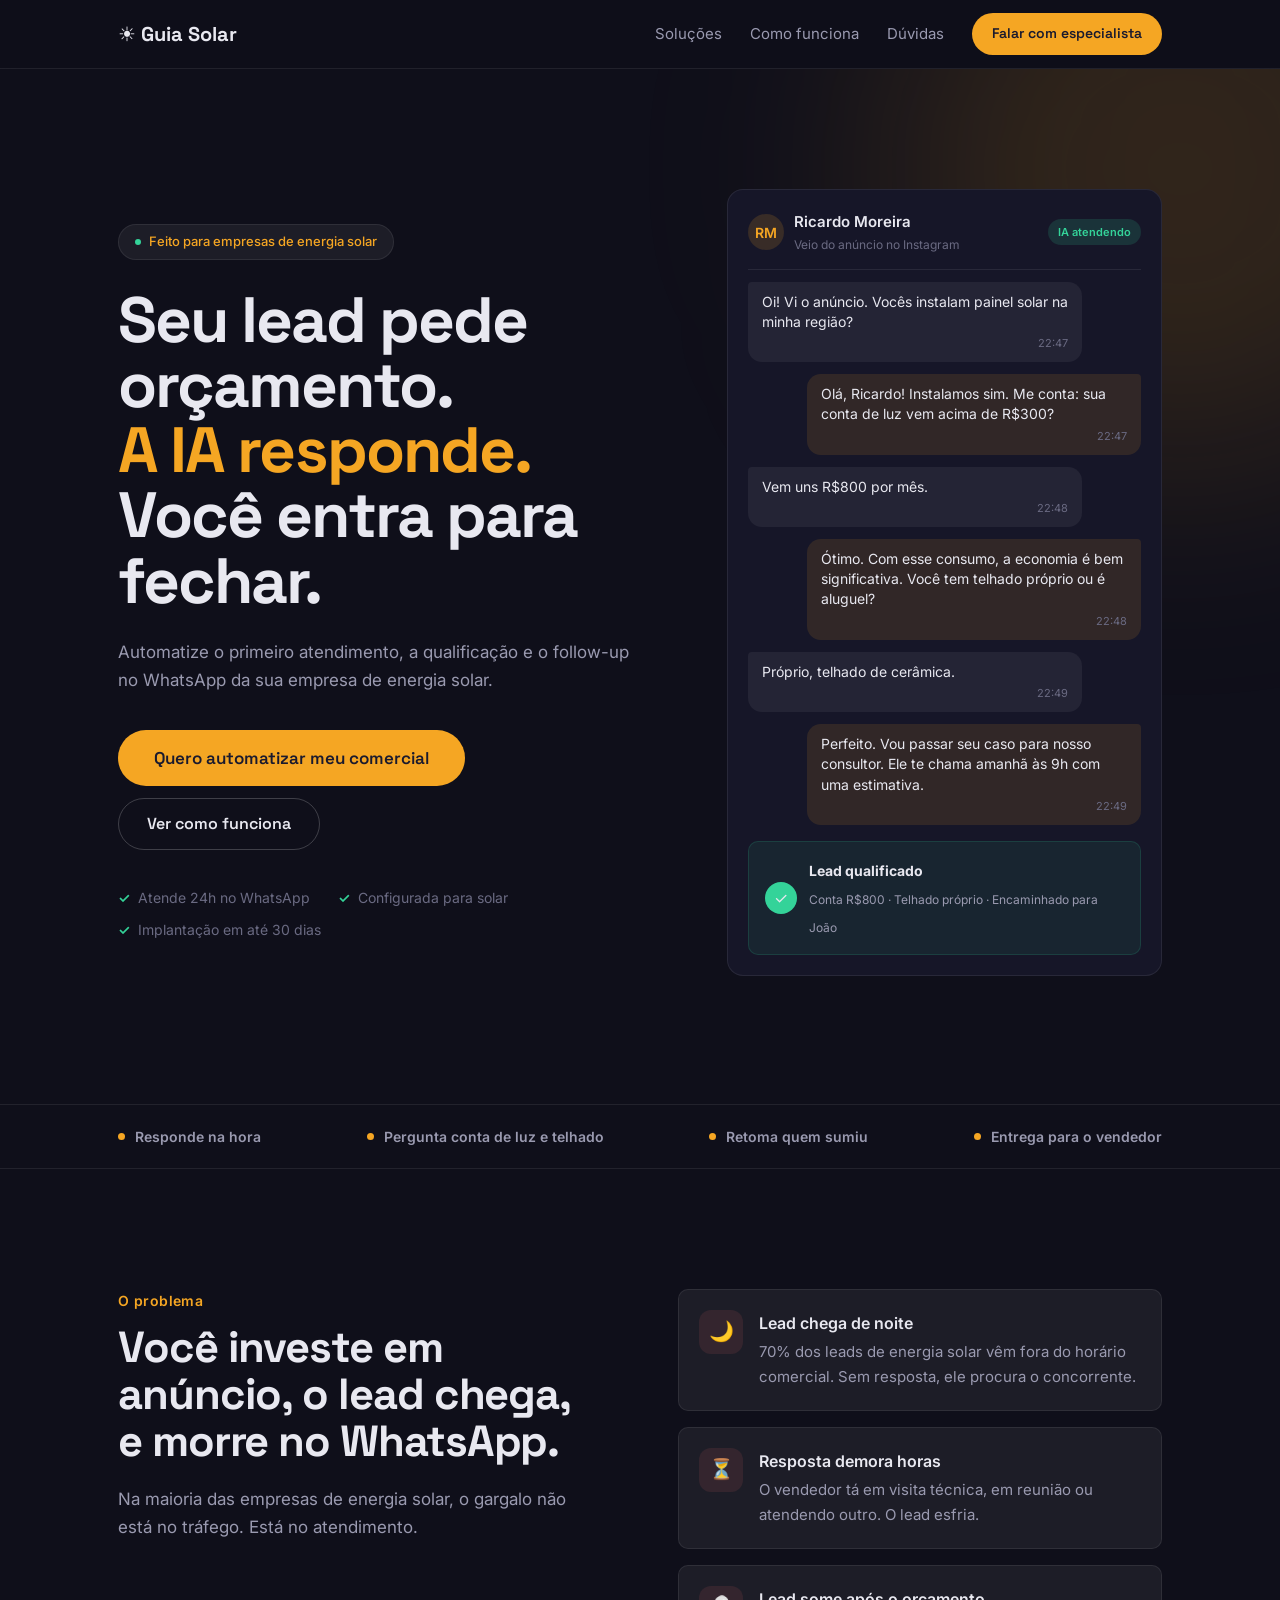
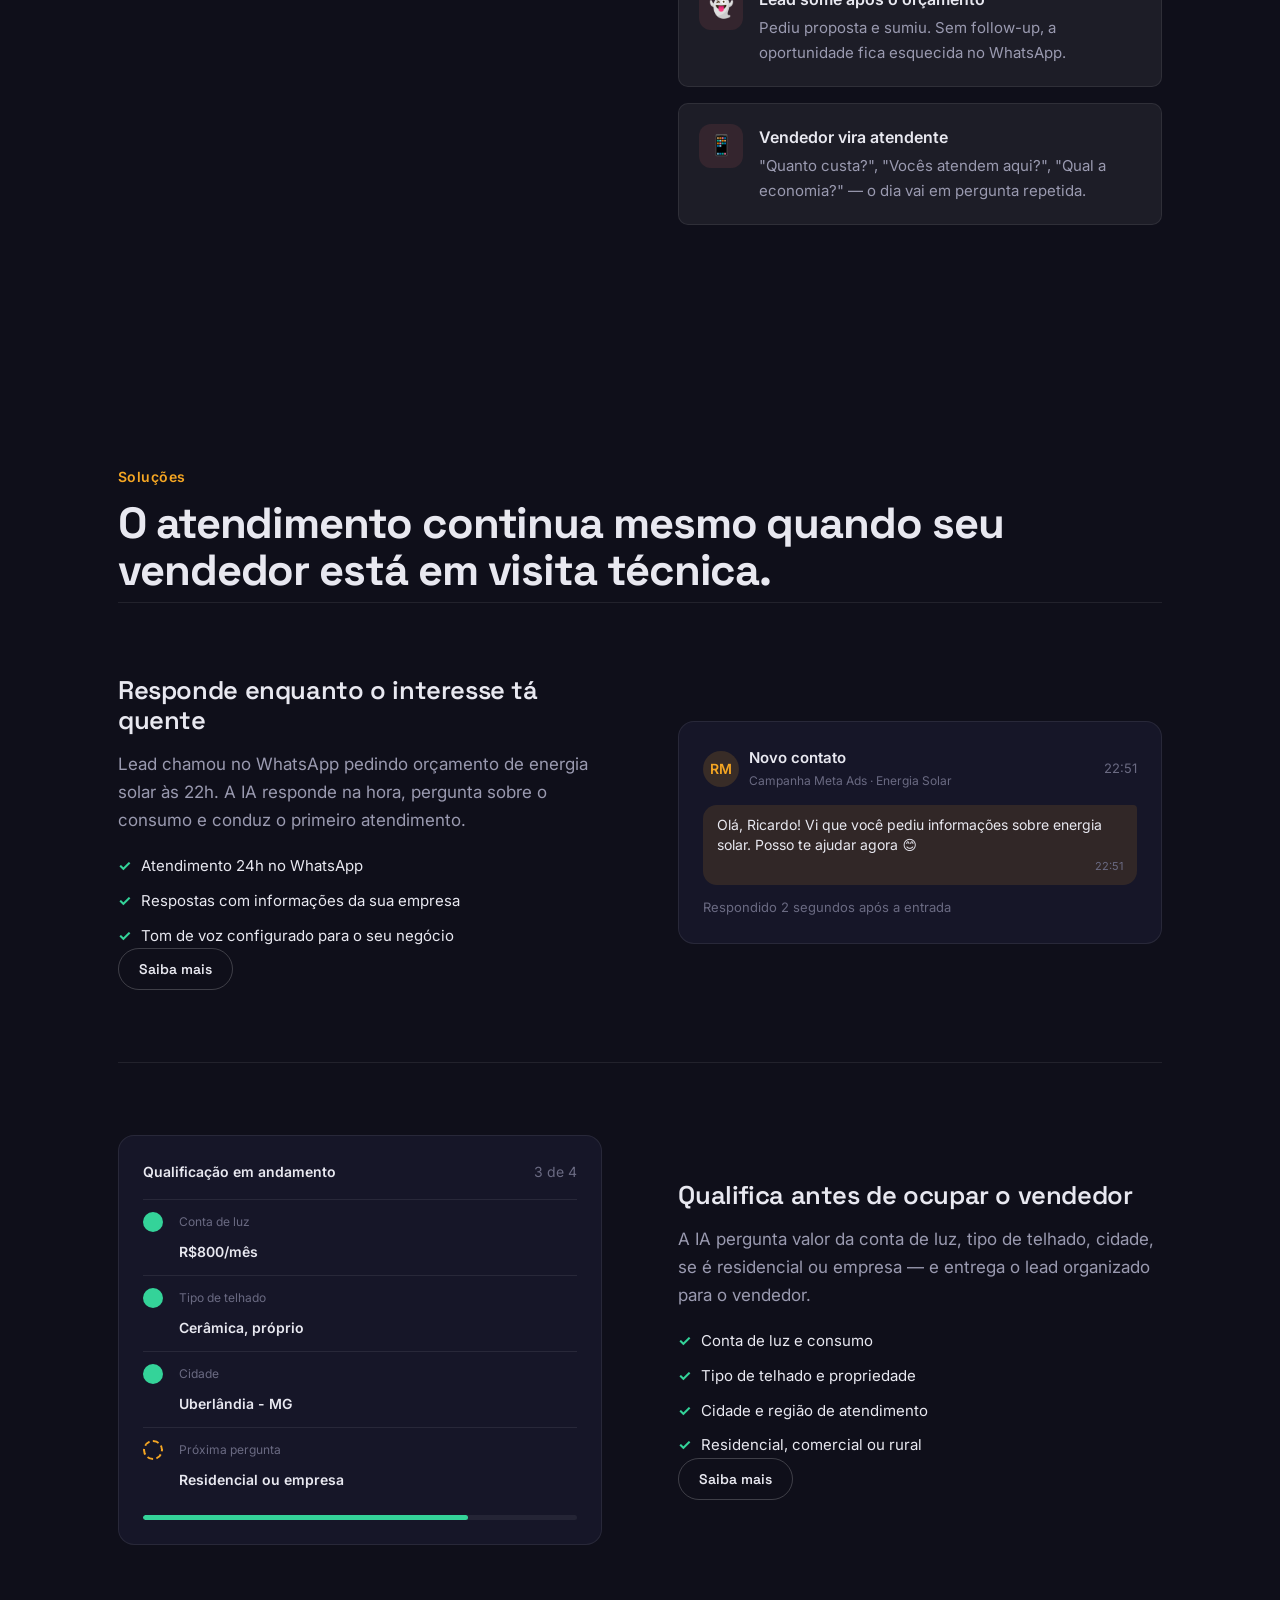
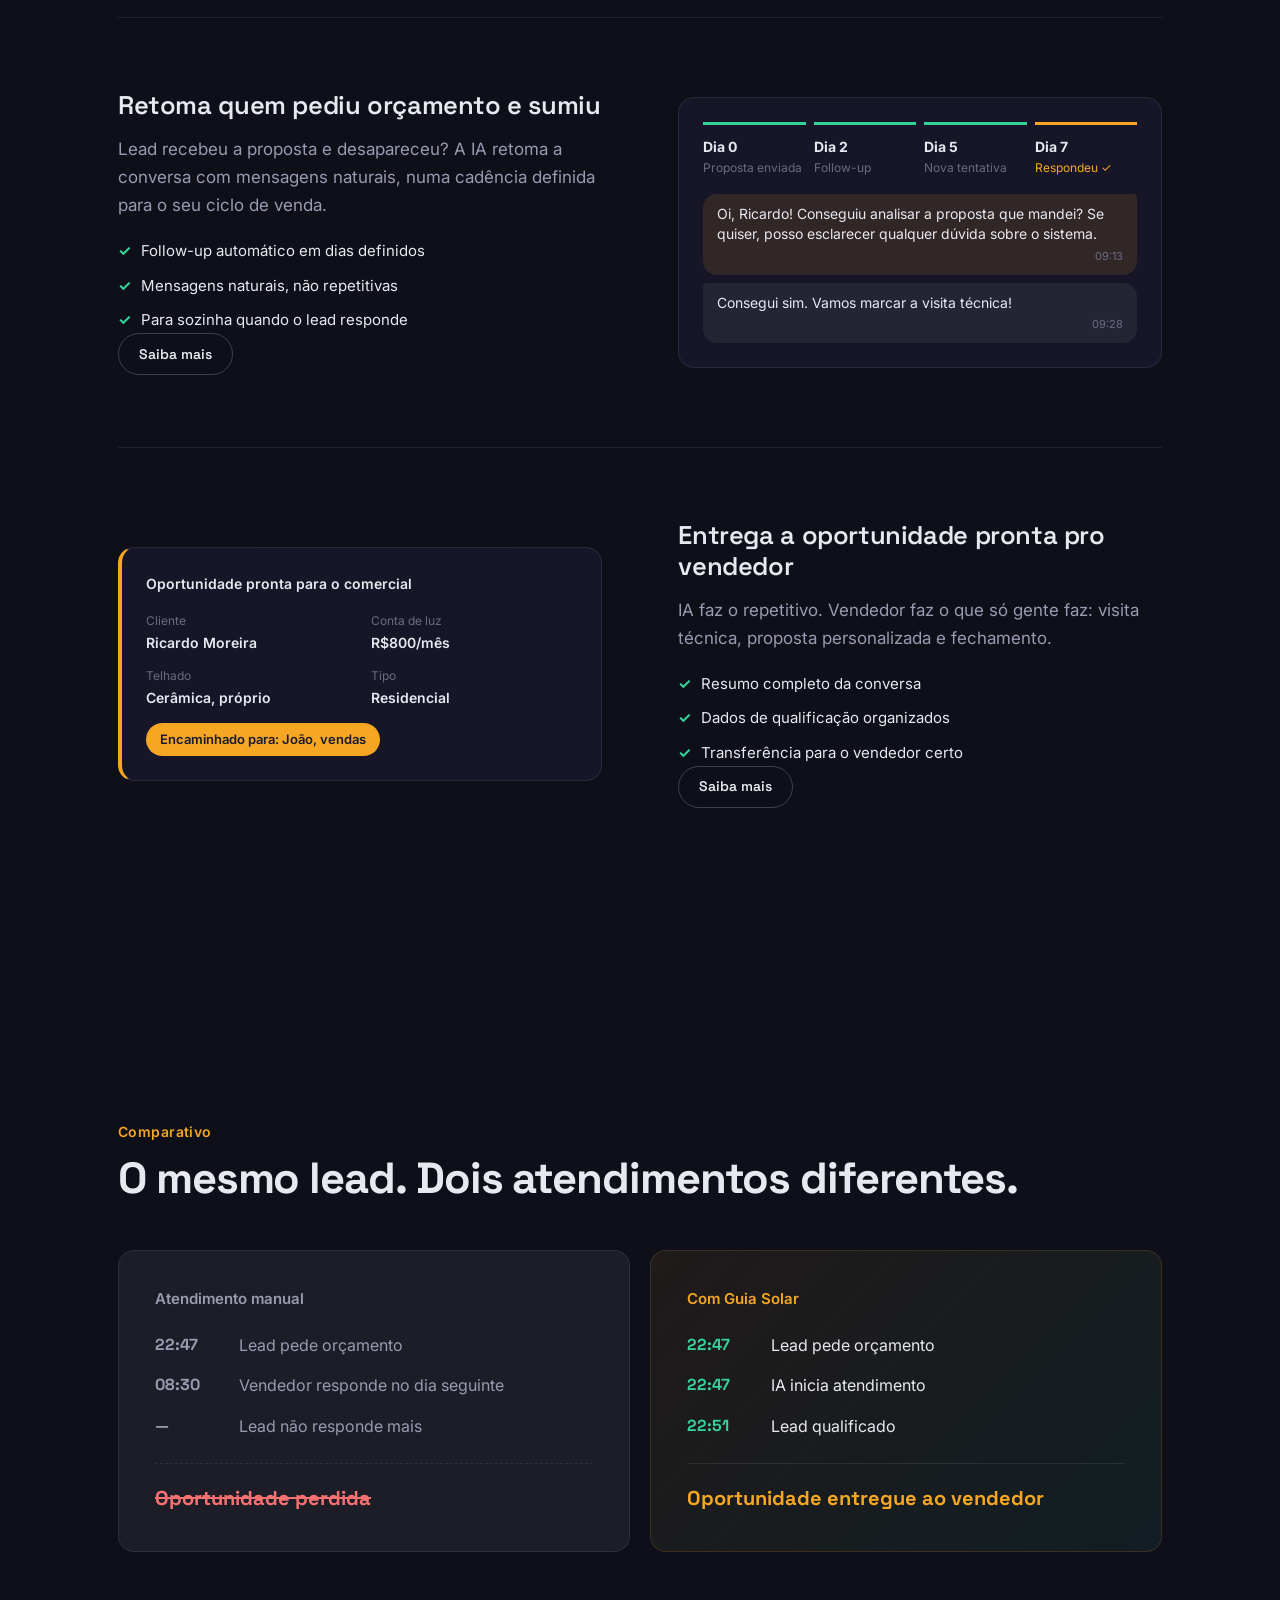
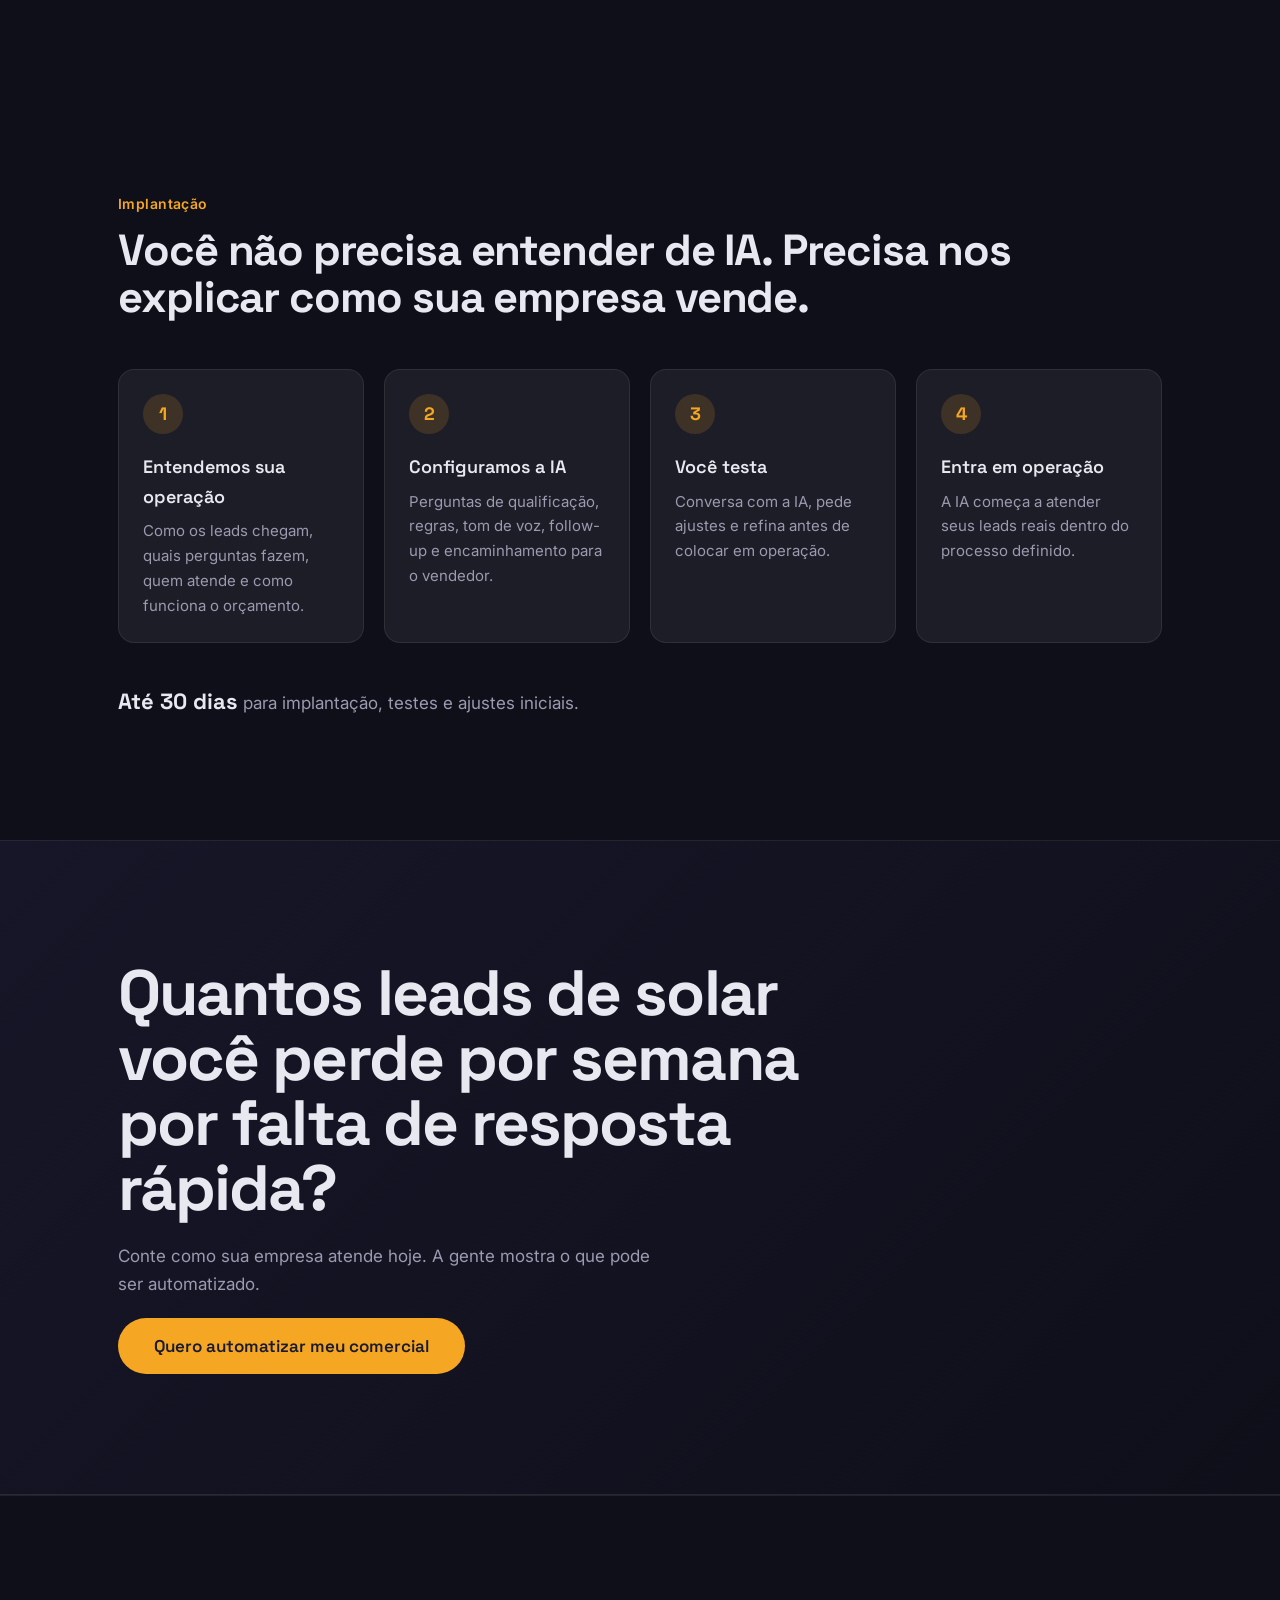
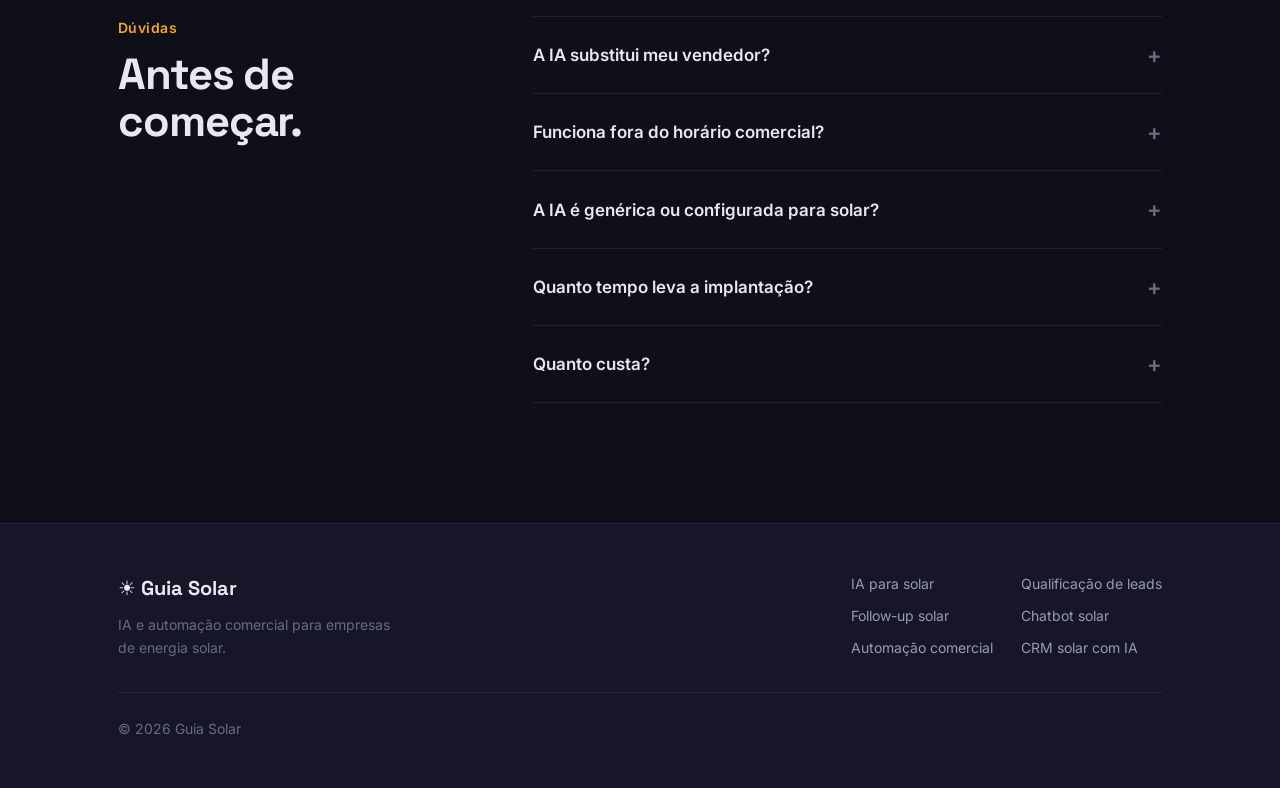
<file: index.html>
<!doctype html>
<html lang="pt-BR">
<head>
<meta charset="utf-8"><meta name="viewport" content="width=device-width,initial-scale=1">
<title>Guia Solar | IA e Automação Comercial para Empresas de Energia Solar</title>
<meta name="description" content="Automatize o atendimento, qualificação e follow-up da sua empresa de energia solar com IA no WhatsApp. Nenhum lead fica sem resposta.">
<link rel="canonical" href="https://guiasolar.online/"><meta name="robots" content="index,follow">
<meta property="og:locale" content="pt_BR"><meta property="og:type" content="website">
<meta property="og:title" content="Guia Solar | IA para Empresas de Energia Solar">
<meta property="og:description" content="Seu lead pede orçamento. A IA responde, qualifica e faz follow-up. Você entra para fechar.">
<meta property="og:url" content="https://guiasolar.online/"><meta property="og:site_name" content="Guia Solar">
<meta name="theme-color" content="#0F0F1A">
<link rel="preconnect" href="https://fonts.googleapis.com">
<link rel="preconnect" href="https://fonts.gstatic.com" crossorigin>
<link href="https://fonts.googleapis.com/css2?family=Space+Grotesk:wght@500;600;700&family=Inter:wght@400;500;600&display=swap" rel="stylesheet">
<link rel="stylesheet" href="style.css">
<script type="application/ld+json">
{"@context":"https://schema.org","@type":"Organization","name":"Guia Solar","url":"https://guiasolar.online/","description":"IA e automação comercial para empresas de energia solar."}
</script>
<script type="application/ld+json">
{"@context":"https://schema.org","@type":"FAQPage","mainEntity":[{"@type":"Question","name":"A IA substitui meu vendedor?","acceptedAnswer":{"@type":"Answer","text":"Não. A IA faz o atendimento repetitivo — primeiro contato, qualificação, follow-up — e entrega a oportunidade pronta para o vendedor fechar."}},{"@type":"Question","name":"Funciona fora do horário comercial?","acceptedAnswer":{"@type":"Answer","text":"Sim. A IA atende 24 horas, inclusive noites, fins de semana e feriados. Lead que chama às 22h recebe resposta na hora."}},{"@type":"Question","name":"A IA é genérica ou configurada para solar?","acceptedAnswer":{"@type":"Answer","text":"Configurada. Usamos informações da sua empresa: produtos, regiões, condições, perguntas de qualificação e tom de voz."}},{"@type":"Question","name":"Quanto tempo leva a implantação?","acceptedAnswer":{"@type":"Answer","text":"Até 30 dias, incluindo mapeamento da operação, configuração, testes e ajustes."}},{"@type":"Question","name":"Quanto custa?","acceptedAnswer":{"@type":"Answer","text":"Depende da operação. Fazemos um diagnóstico antes de montar a proposta."}}]}
</script>
</head>
<body>

<header class="hdr"><div class="w hdr__inner">
<a class="brand" href="/">☀️ Guia Solar</a>
<nav class="hnav">
<a href="#solucoes">Soluções</a>
<a href="#como">Como funciona</a>
<a href="#faq">Dúvidas</a>
<a class="btn btn--cta btn--sm" href="https://wa.me/5531998853305?text=Ol%C3%A1%21%20Vi%20o%20Guia%20Solar%20e%20quero%20saber%20como%20a%20IA%20pode%20ajudar%20minha%20empresa%20de%20energia%20solar." target="_blank" rel="noopener">Falar com especialista</a>
</nav>
</div></header>

<main>

<section class="hero">
<div class="w hero__grid">
<div>
<div class="hero__badge">Feito para empresas de energia solar</div>
<h1 class="t1">Seu lead pede orçamento.<br><em>A IA responde.</em><br>Você entra para fechar.</h1>
<p class="hero__sub">Automatize o primeiro atendimento, a qualificação e o follow-up no WhatsApp da sua empresa de energia solar.</p>
<div class="hero__actions">
<a class="btn btn--cta btn--lg" href="https://wa.me/5531998853305?text=Ol%C3%A1%21%20Tenho%20uma%20empresa%20de%20energia%20solar%20e%20quero%20saber%20como%20a%20IA%20pode%20ajudar%20meu%20comercial." target="_blank" rel="noopener">Quero automatizar meu comercial</a>
<a class="btn btn--ghost" href="#solucoes">Ver como funciona</a>
</div>
<ul class="hero__facts">
<li>Atende 24h no WhatsApp</li>
<li>Configurada para solar</li>
<li>Implantação em até 30 dias</li>
</ul>
</div>

<div class="hero__visual">
<div class="sim">
<div class="sim__top">
<div class="sim__avatar">RM</div>
<div><div class="sim__name">Ricardo Moreira</div><div class="sim__source">Veio do anúncio no Instagram</div></div>
<span class="sim__tag">IA atendendo</span>
</div>
<div class="msg msg--in">Oi! Vi o anúncio. Vocês instalam painel solar na minha região?<time>22:47</time></div>
<div class="msg msg--out">Olá, Ricardo! Instalamos sim. Me conta: sua conta de luz vem acima de R$300?<time>22:47</time></div>
<div class="msg msg--in">Vem uns R$800 por mês.<time>22:48</time></div>
<div class="msg msg--out">Ótimo. Com esse consumo, a economia é bem significativa. Você tem telhado próprio ou é aluguel?<time>22:48</time></div>
<div class="msg msg--in">Próprio, telhado de cerâmica.<time>22:49</time></div>
<div class="msg msg--out">Perfeito. Vou passar seu caso para nosso consultor. Ele te chama amanhã às 9h com uma estimativa.<time>22:49</time></div>
<div class="sim__result">
<div class="sim__result-icon">✓</div>
<div><strong>Lead qualificado</strong><br><small>Conta R$800 · Telhado próprio · Encaminhado para João</small></div>
</div>
</div>
</div>
</div>
</section>

<div class="band"><ul class="w band__list">
<li>Responde na hora</li>
<li>Pergunta conta de luz e telhado</li>
<li>Retoma quem sumiu</li>
<li>Entrega para o vendedor</li>
</ul></div>

<section class="sec" id="problema">
<div class="w problem__grid">
<div class="problem__head">
<p class="eyebrow">O problema</p>
<h2 class="t2">Você investe em anúncio, o lead chega, e morre no WhatsApp.</h2>
<p class="muted" style="margin-top:20px">Na maioria das empresas de energia solar, o gargalo não está no tráfego. Está no atendimento.</p>
</div>
<div class="pain-cards">
<div class="pain"><div class="pain__icon">🌙</div><div><h3>Lead chega de noite</h3><p>70% dos leads de energia solar vêm fora do horário comercial. Sem resposta, ele procura o concorrente.</p></div></div>
<div class="pain"><div class="pain__icon">⏳</div><div><h3>Resposta demora horas</h3><p>O vendedor tá em visita técnica, em reunião ou atendendo outro. O lead esfria.</p></div></div>
<div class="pain"><div class="pain__icon">👻</div><div><h3>Lead some após o orçamento</h3><p>Pediu proposta e sumiu. Sem follow-up, a oportunidade fica esquecida no WhatsApp.</p></div></div>
<div class="pain"><div class="pain__icon">📱</div><div><h3>Vendedor vira atendente</h3><p>"Quanto custa?", "Vocês atendem aqui?", "Qual a economia?" — o dia vai em pergunta repetida.</p></div></div>
</div>
</div>
</section>

<section class="sec" id="solucoes">
<div class="w">
<p class="eyebrow">Soluções</p>
<h2 class="t2" style="margin-bottom:8px">O atendimento continua mesmo quando seu vendedor está em visita técnica.</h2>

<article class="feat">
<div class="feat__text">
<h3 class="t3">Responde enquanto o interesse tá quente</h3>
<p>Lead chamou no WhatsApp pedindo orçamento de energia solar às 22h. A IA responde na hora, pergunta sobre o consumo e conduz o primeiro atendimento.</p>
<ul class="checks">
<li>Atendimento 24h no WhatsApp</li>
<li>Respostas com informações da sua empresa</li>
<li>Tom de voz configurado para o seu negócio</li>
</ul>
<a class="btn btn--ghost btn--sm" href="/ia-empresa-energia-solar.html">Saiba mais</a>
</div>
<div class="feat__card">
<div class="sim__top" style="border:0;padding:0 0 14px">
<div class="sim__avatar">RM</div>
<div><div class="sim__name">Novo contato</div><div class="sim__source">Campanha Meta Ads · Energia Solar</div></div>
<time style="margin-left:auto;font-size:13px;color:var(--text3)">22:51</time>
</div>
<div class="msg msg--out" style="max-width:100%">Olá, Ricardo! Vi que você pediu informações sobre energia solar. Posso te ajudar agora 😊<time>22:51</time></div>
<p style="font-size:13px;color:var(--text3);margin-top:12px">Respondido 2 segundos após a entrada</p>
</div>
</article>

<article class="feat">
<div class="feat__text">
<h3 class="t3">Qualifica antes de ocupar o vendedor</h3>
<p>A IA pergunta valor da conta de luz, tipo de telhado, cidade, se é residencial ou empresa — e entrega o lead organizado para o vendedor.</p>
<ul class="checks">
<li>Conta de luz e consumo</li>
<li>Tipo de telhado e propriedade</li>
<li>Cidade e região de atendimento</li>
<li>Residencial, comercial ou rural</li>
</ul>
<a class="btn btn--ghost btn--sm" href="/qualificacao-leads-energia-solar.html">Saiba mais</a>
</div>
<div class="feat__card">
<div class="feat__card-title">Qualificação em andamento <span>3 de 4</span></div>
<dl>
<div class="qrow done"><dt>Conta de luz</dt><dd>R$800/mês</dd></div>
<div class="qrow done"><dt>Tipo de telhado</dt><dd>Cerâmica, próprio</dd></div>
<div class="qrow done"><dt>Cidade</dt><dd>Uberlândia - MG</dd></div>
<div class="qrow next"><dt>Próxima pergunta</dt><dd>Residencial ou empresa</dd></div>
</dl>
<div class="progress-bar"><span style="width:75%"></span></div>
</div>
</article>

<article class="feat">
<div class="feat__text">
<h3 class="t3">Retoma quem pediu orçamento e sumiu</h3>
<p>Lead recebeu a proposta e desapareceu? A IA retoma a conversa com mensagens naturais, numa cadência definida para o seu ciclo de venda.</p>
<ul class="checks">
<li>Follow-up automático em dias definidos</li>
<li>Mensagens naturais, não repetitivas</li>
<li>Para sozinha quando o lead responde</li>
</ul>
<a class="btn btn--ghost btn--sm" href="/follow-up-energia-solar.html">Saiba mais</a>
</div>
<div class="feat__card">
<div class="cadence-row">
<div class="cadence-item done"><b>Dia 0</b>Proposta enviada</div>
<div class="cadence-item done"><b>Dia 2</b>Follow-up</div>
<div class="cadence-item done"><b>Dia 5</b>Nova tentativa</div>
<div class="cadence-item win"><b>Dia 7</b>Respondeu ✓</div>
</div>
<div class="msg msg--out" style="max-width:100%;margin-top:16px">Oi, Ricardo! Conseguiu analisar a proposta que mandei? Se quiser, posso esclarecer qualquer dúvida sobre o sistema.<time>09:13</time></div>
<div class="msg msg--in" style="max-width:100%;margin-top:8px">Consegui sim. Vamos marcar a visita técnica!<time>09:28</time></div>
</div>
</article>

<article class="feat">
<div class="feat__text">
<h3 class="t3">Entrega a oportunidade pronta pro vendedor</h3>
<p>IA faz o repetitivo. Vendedor faz o que só gente faz: visita técnica, proposta personalizada e fechamento.</p>
<ul class="checks">
<li>Resumo completo da conversa</li>
<li>Dados de qualificação organizados</li>
<li>Transferência para o vendedor certo</li>
</ul>
<a class="btn btn--ghost btn--sm" href="/automacao-comercial-energia-solar.html">Saiba mais</a>
</div>
<div class="feat__card ticket-card">
<div class="feat__card-title">Oportunidade pronta para o comercial</div>
<dl class="ticket-grid">
<div><dt>Cliente</dt><dd>Ricardo Moreira</dd></div>
<div><dt>Conta de luz</dt><dd>R$800/mês</dd></div>
<div><dt>Telhado</dt><dd>Cerâmica, próprio</dd></div>
<div><dt>Tipo</dt><dd>Residencial</dd></div>
</dl>
<span class="ticket-badge">Encaminhado para: João, vendas</span>
</div>
</article>

</div>
</section>

<section class="sec">
<div class="w">
<p class="eyebrow">Comparativo</p>
<h2 class="t2">O mesmo lead. Dois atendimentos diferentes.</h2>
<div class="compare__grid">
<div class="lane lane--old">
<h3>Atendimento manual</h3>
<ol>
<li><time>22:47</time>Lead pede orçamento</li>
<li><time>08:30</time>Vendedor responde no dia seguinte</li>
<li><time>—</time>Lead não responde mais</li>
</ol>
<p class="lane__end">Oportunidade perdida</p>
</div>
<div class="lane lane--new">
<h3>Com Guia Solar</h3>
<ol>
<li><time>22:47</time>Lead pede orçamento</li>
<li><time>22:47</time>IA inicia atendimento</li>
<li><time>22:51</time>Lead qualificado</li>
</ol>
<p class="lane__end">Oportunidade entregue ao vendedor</p>
</div>
</div>
</div>
</section>

<section class="sec" id="como">
<div class="w">
<p class="eyebrow">Implantação</p>
<h2 class="t2">Você não precisa entender de IA. Precisa nos explicar como sua empresa vende.</h2>
<div class="steps-grid">
<div class="stp"><h3>Entendemos sua operação</h3><p>Como os leads chegam, quais perguntas fazem, quem atende e como funciona o orçamento.</p></div>
<div class="stp"><h3>Configuramos a IA</h3><p>Perguntas de qualificação, regras, tom de voz, follow-up e encaminhamento para o vendedor.</p></div>
<div class="stp"><h3>Você testa</h3><p>Conversa com a IA, pede ajustes e refina antes de colocar em operação.</p></div>
<div class="stp"><h3>Entra em operação</h3><p>A IA começa a atender seus leads reais dentro do processo definido.</p></div>
</div>
<p style="margin-top:40px;color:var(--text2)"><strong style="font-family:var(--display);font-size:22px;color:var(--text)">Até 30 dias</strong> para implantação, testes e ajustes iniciais.</p>
</div>
</section>

<section class="sec cta-sec">
<div class="w cta-inner">
<h2 class="t1">Quantos leads de solar você perde por semana por falta de resposta rápida?</h2>
<p>Conte como sua empresa atende hoje. A gente mostra o que pode ser automatizado.</p>
<a class="btn btn--cta btn--lg" href="https://wa.me/5531998853305?text=Ol%C3%A1%21%20Tenho%20uma%20empresa%20de%20energia%20solar%20e%20quero%20entender%20como%20a%20IA%20pode%20ajudar%20meu%20comercial." target="_blank" rel="noopener">Quero automatizar meu comercial</a>
</div>
</section>

<section class="sec faq-sec" id="faq">
<div class="w faq-grid">
<div class="faq-side"><p class="eyebrow">Dúvidas</p><h2 class="t2">Antes de começar.</h2></div>
<div class="faq-list">
<details><summary>A IA substitui meu vendedor?</summary><p>Não. A IA faz o atendimento repetitivo — primeiro contato, qualificação, follow-up — e entrega a oportunidade pronta para o vendedor fechar.</p></details>
<details><summary>Funciona fora do horário comercial?</summary><p>Sim. A IA atende 24 horas, inclusive noites, fins de semana e feriados. Lead que chama às 22h recebe resposta na hora.</p></details>
<details><summary>A IA é genérica ou configurada para solar?</summary><p>Configurada. Usamos informações da sua empresa: produtos, regiões, condições, perguntas de qualificação e tom de voz.</p></details>
<details><summary>Quanto tempo leva a implantação?</summary><p>Até 30 dias, incluindo mapeamento da operação, configuração, testes e ajustes.</p></details>
<details><summary>Quanto custa?</summary><p>Depende da operação. Fazemos um diagnóstico antes de montar a proposta.</p></details>
</div>
</div>
</section>

</main>

<footer class="ft"><div class="w ft__inner">
<div class="ft__brand">
<span class="brand brand--light">☀️ Guia Solar</span>
<p>IA e automação comercial para empresas de energia solar.</p>
</div>
<nav class="ft__links">
<a href="/ia-empresa-energia-solar.html">IA para solar</a><a href="/qualificacao-leads-energia-solar.html">Qualificação de leads</a><a href="/follow-up-energia-solar.html">Follow-up solar</a><a href="/chatbot-empresa-energia-solar.html">Chatbot solar</a><a href="/automacao-comercial-energia-solar.html">Automação comercial</a><a href="/crm-energia-solar-com-ia.html">CRM solar com IA</a>
</nav>
<p class="ft__copy">© 2026 Guia Solar</p>
</div></footer>

</body>
</html>
</file>
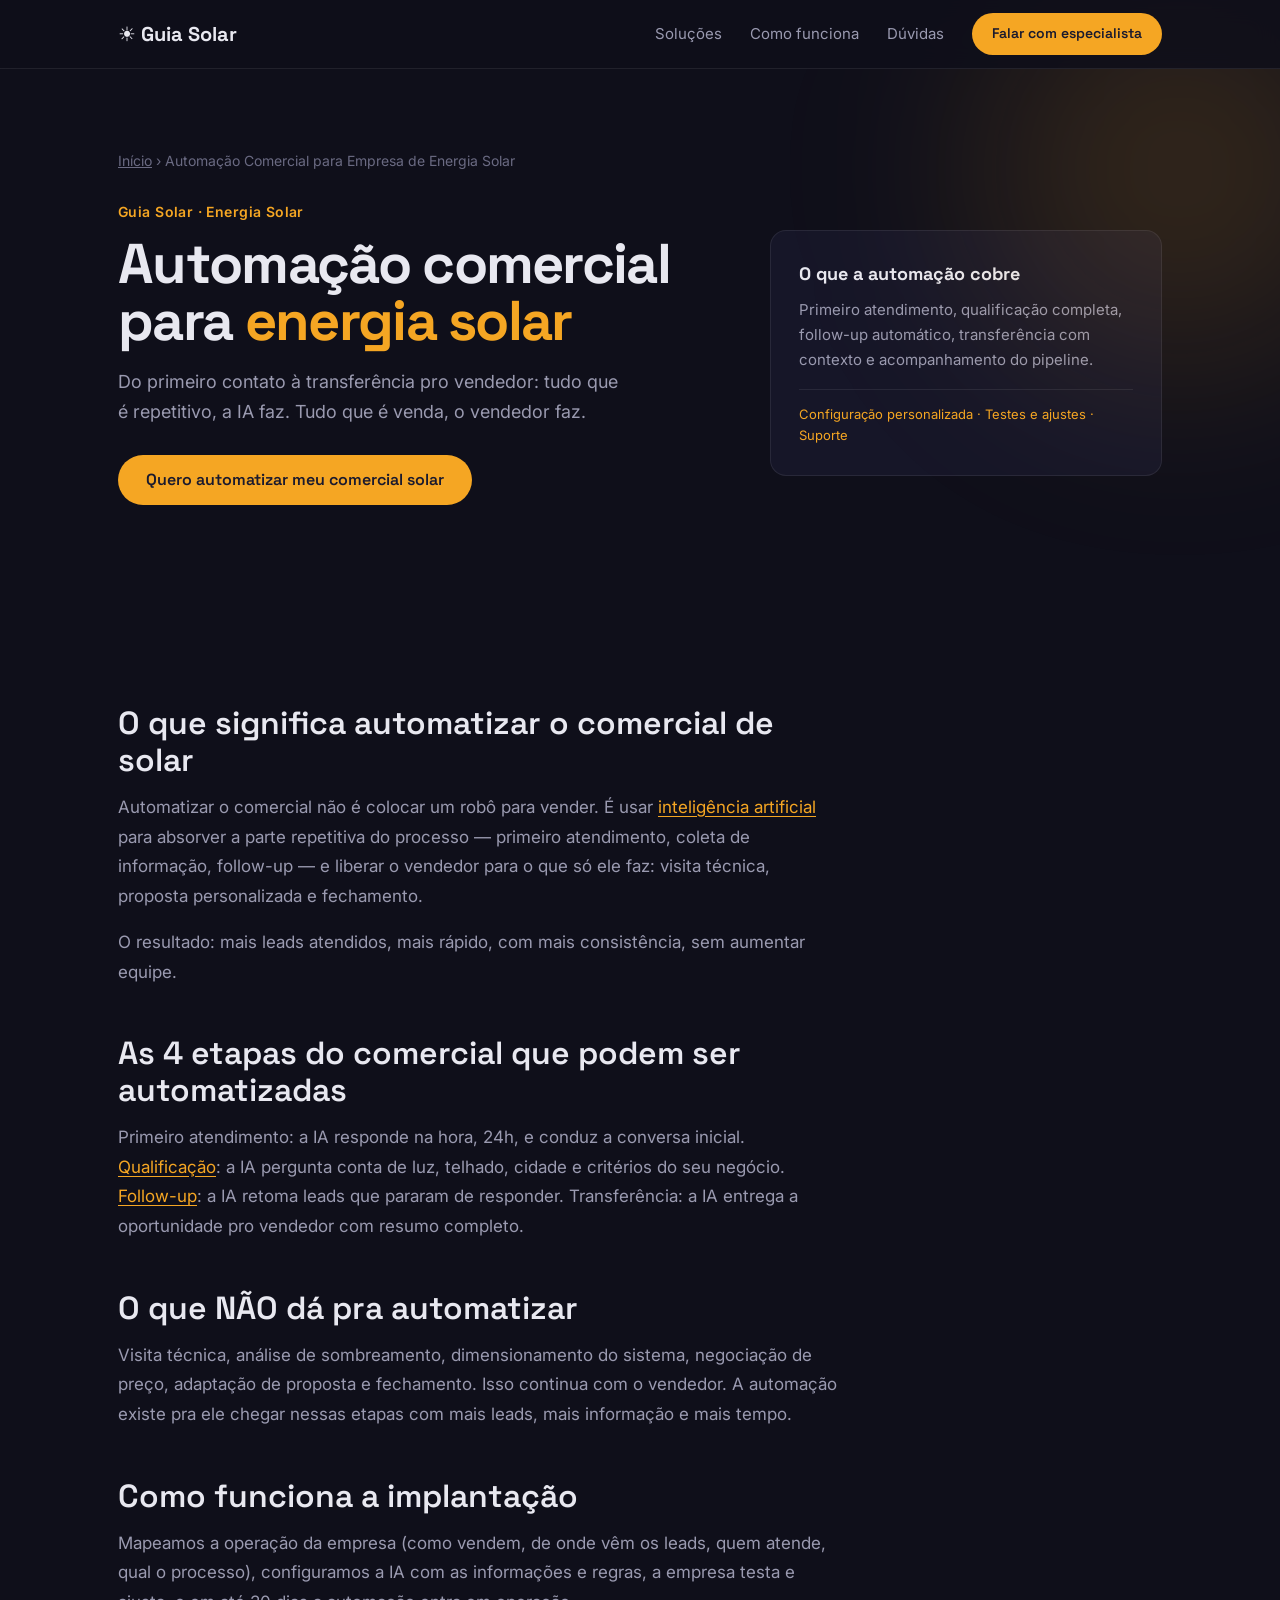
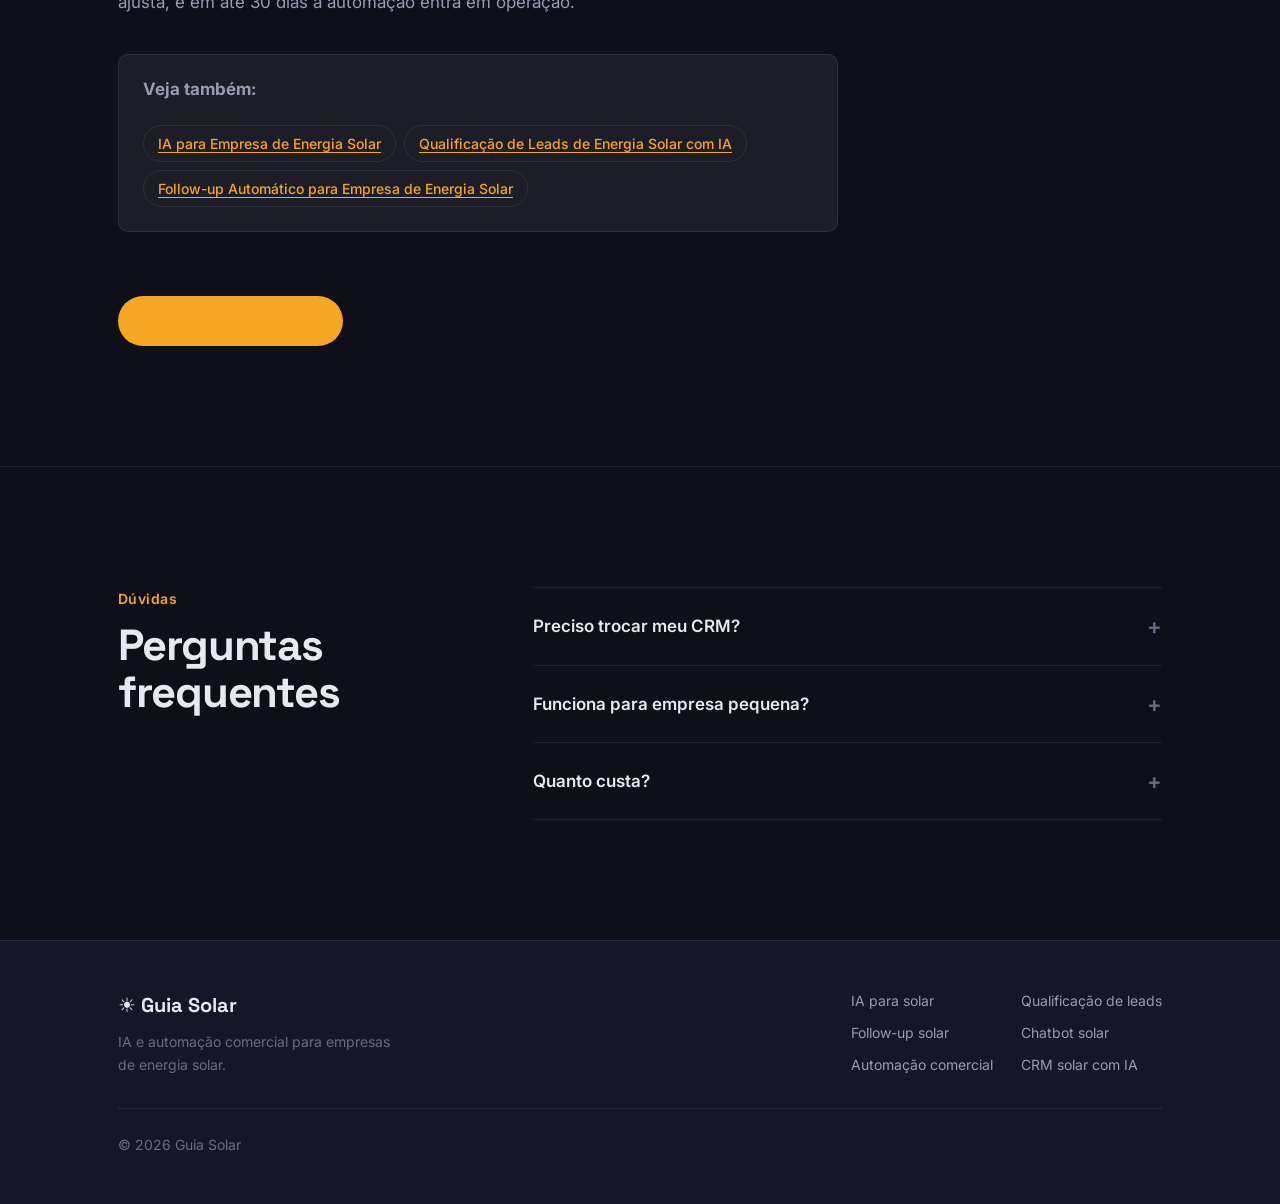
<file: automacao-comercial-energia-solar.html>
<!doctype html>
<html lang="pt-BR">
<head>
<meta charset="utf-8"><meta name="viewport" content="width=device-width,initial-scale=1">
<title>Automação Comercial para Empresa de Energia Solar | Guia Solar</title>
<meta name="description" content="Automatize o atendimento, qualificação e follow-up da sua empresa de solar. Do primeiro contato à transferência pro vendedor.">
<meta name="robots" content="index,follow,max-image-preview:large">
<link rel="canonical" href="https://guiasolar.online/automacao-comercial-energia-solar.html">
<meta property="og:locale" content="pt_BR"><meta property="og:type" content="article">
<meta property="og:title" content="Automação Comercial para Empresa de Energia Solar"><meta property="og:description" content="Automatize o atendimento, qualificação e follow-up da sua empresa de solar. Do primeiro contato à transferência pro vendedor.">
<meta property="og:url" content="https://guiasolar.online/automacao-comercial-energia-solar.html"><meta property="og:site_name" content="Guia Solar">
<meta name="theme-color" content="#0F0F1A">
<link rel="preconnect" href="https://fonts.googleapis.com">
<link rel="preconnect" href="https://fonts.gstatic.com" crossorigin>
<link href="https://fonts.googleapis.com/css2?family=Space+Grotesk:wght@500;600;700&family=Inter:wght@400;500;600&display=swap" rel="stylesheet">
<link rel="stylesheet" href="style.css">
<script type="application/ld+json">{"@context":"https://schema.org","@type":"FAQPage","mainEntity":[{"@type":"Question","name":"Preciso trocar meu CRM?","acceptedAnswer":{"@type":"Answer","text":"Não necessariamente. A IA pode trabalhar junto com o CRM que você já usa ou funcionar de forma independente."}},{"@type":"Question","name":"Funciona para empresa pequena?","acceptedAnswer":{"@type":"Answer","text":"Sim. É especialmente útil para empresas com 1 a 3 vendedores que não dão conta do volume."}},{"@type":"Question","name":"Quanto custa?","acceptedAnswer":{"@type":"Answer","text":"Depende da operação. Fazemos um diagnóstico antes de montar a proposta."}}]}</script>
</head>
<body>

<header class="hdr"><div class="w hdr__inner">
<a class="brand" href="/">☀️ Guia Solar</a>
<nav class="hnav">
<a href="/#solucoes">Soluções</a>
<a href="/#como">Como funciona</a>
<a href="/#faq">Dúvidas</a>
<a class="btn btn--cta btn--sm" href="https://wa.me/5531998853305?text=Ol%C3%A1%21%20Vi%20a%20p%C3%A1gina%20Automa%C3%A7%C3%A3o%20Comercial%20para%20Empresa%20de%20Energia%20Solar%20do%20Guia%20Solar%20e%20quero%20saber%20como%20funciona." target="_blank" rel="noopener">Falar com especialista</a>
</nav>
</div></header>

<main>
<section class="page-hero">
<div class="w">
<div class="breadcrumb"><a href="/">Início</a> › Automação Comercial para Empresa de Energia Solar</div>
<div class="page-hero__grid">
<div>
<p class="eyebrow">Guia Solar · Energia Solar</p>
<h1 class="t1">Automação comercial para <em>energia solar</em></h1>
<p class="page-hero__sub">Do primeiro contato à transferência pro vendedor: tudo que é repetitivo, a IA faz. Tudo que é venda, o vendedor faz.</p>
<a class="btn btn--cta" href="https://wa.me/5531998853305?text=Ol%C3%A1%21%20Vi%20a%20p%C3%A1gina%20Automa%C3%A7%C3%A3o%20Comercial%20para%20Empresa%20de%20Energia%20Solar%20do%20Guia%20Solar%20e%20quero%20saber%20como%20funciona." target="_blank" rel="noopener">Quero automatizar meu comercial solar</a>
</div>
<div class="page-hero__card">
<h3>O que a automação cobre</h3>
<p>Primeiro atendimento, qualificação completa, follow-up automático, transferência com contexto e acompanhamento do pipeline.</p>
<p class="small">Configuração personalizada · Testes e ajustes · Suporte</p>
</div>
</div>
</div>
</section>

<section class="sec">
<div class="w">
<article class="article">
<h2>O que significa automatizar o comercial de solar</h2>
<p>Automatizar o comercial não é colocar um robô para vender. É usar <a href="/ia-empresa-energia-solar.html">inteligência artificial</a> para absorver a parte repetitiva do processo — primeiro atendimento, coleta de informação, follow-up — e liberar o vendedor para o que só ele faz: visita técnica, proposta personalizada e fechamento.</p>
<p>O resultado: mais leads atendidos, mais rápido, com mais consistência, sem aumentar equipe.</p>

<h2>As 4 etapas do comercial que podem ser automatizadas</h2>
<p>Primeiro atendimento: a IA responde na hora, 24h, e conduz a conversa inicial. <a href="/qualificacao-leads-energia-solar.html">Qualificação</a>: a IA pergunta conta de luz, telhado, cidade e critérios do seu negócio. <a href="/follow-up-energia-solar.html">Follow-up</a>: a IA retoma leads que pararam de responder. Transferência: a IA entrega a oportunidade pro vendedor com resumo completo.</p>

<h2>O que NÃO dá pra automatizar</h2>
<p>Visita técnica, análise de sombreamento, dimensionamento do sistema, negociação de preço, adaptação de proposta e fechamento. Isso continua com o vendedor. A automação existe pra ele chegar nessas etapas com mais leads, mais informação e mais tempo.</p>

<h2>Como funciona a implantação</h2>
<p>Mapeamos a operação da empresa (como vendem, de onde vêm os leads, quem atende, qual o processo), configuramos a IA com as informações e regras, a empresa testa e ajusta, e em até 30 dias a automação entra em operação.</p>
<div class="related"><p><strong>Veja também:</strong></p><a href="/ia-empresa-energia-solar.html">IA para Empresa de Energia Solar</a><a href="/qualificacao-leads-energia-solar.html">Qualificação de Leads de Energia Solar com IA</a><a href="/follow-up-energia-solar.html">Follow-up Automático para Empresa de Energia Solar</a></div>
<a class="btn btn--cta" href="https://wa.me/5531998853305?text=Ol%C3%A1%21%20Vi%20a%20p%C3%A1gina%20Automa%C3%A7%C3%A3o%20Comercial%20para%20Empresa%20de%20Energia%20Solar%20do%20Guia%20Solar%20e%20quero%20saber%20como%20funciona." target="_blank" rel="noopener">Falar com o Guia Solar</a>
</article>
</div>
</section>

<section class="sec faq-sec" id="faq">
<div class="w faq-grid">
<div class="faq-side"><p class="eyebrow">Dúvidas</p><h2 class="t2">Perguntas frequentes</h2></div>
<div class="faq-list"><details><summary>Preciso trocar meu CRM?</summary><p>Não necessariamente. A IA pode trabalhar junto com o CRM que você já usa ou funcionar de forma independente.</p></details>
<details><summary>Funciona para empresa pequena?</summary><p>Sim. É especialmente útil para empresas com 1 a 3 vendedores que não dão conta do volume.</p></details>
<details><summary>Quanto custa?</summary><p>Depende da operação. Fazemos um diagnóstico antes de montar a proposta.</p></details>
</div>
</div>
</section>
</main>

<footer class="ft"><div class="w ft__inner">
<div class="ft__brand"><span class="brand brand--light">☀️ Guia Solar</span><p>IA e automação comercial para empresas de energia solar.</p></div>
<nav class="ft__links"><a href="/ia-empresa-energia-solar.html">IA para solar</a><a href="/qualificacao-leads-energia-solar.html">Qualificação de leads</a><a href="/follow-up-energia-solar.html">Follow-up solar</a><a href="/chatbot-empresa-energia-solar.html">Chatbot solar</a><a href="/automacao-comercial-energia-solar.html">Automação comercial</a><a href="/crm-energia-solar-com-ia.html">CRM solar com IA</a></nav>
<p class="ft__copy">© 2026 Guia Solar</p>
</div></footer>

</body>
</html>
</file>
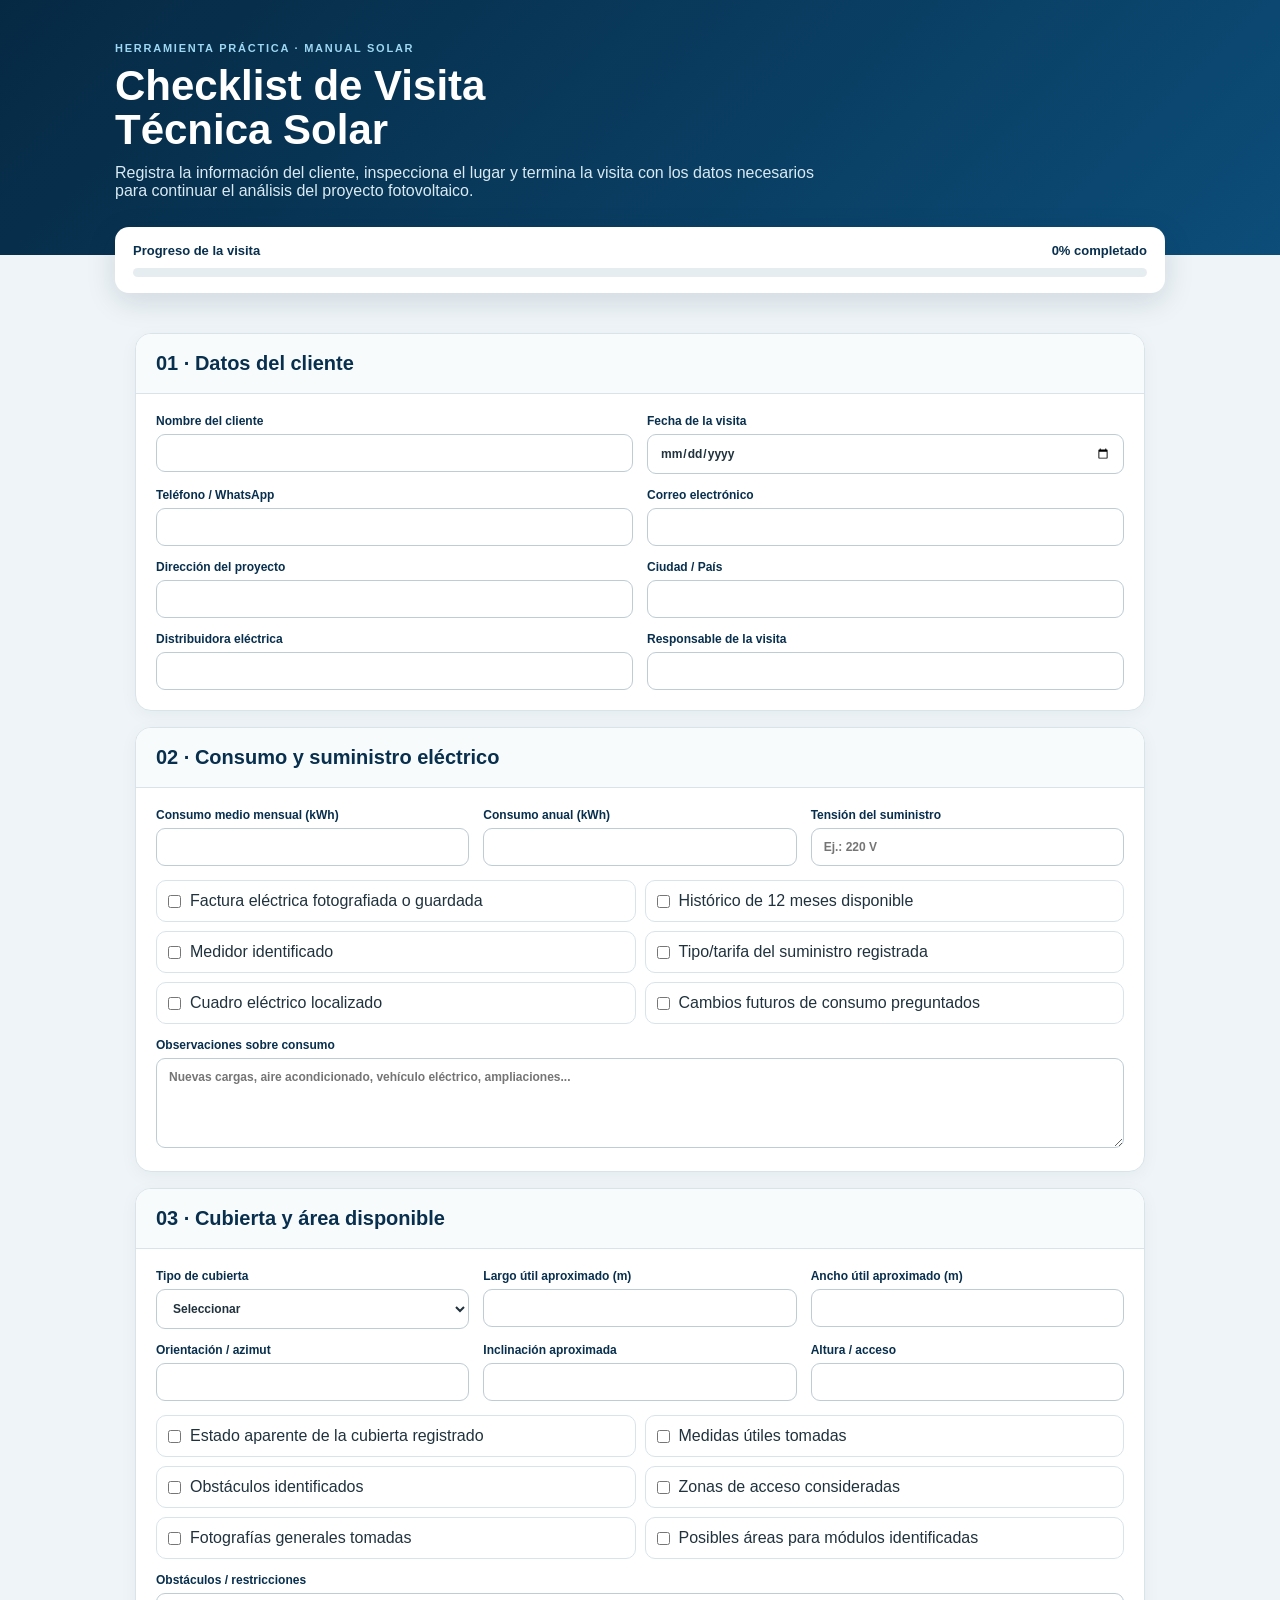
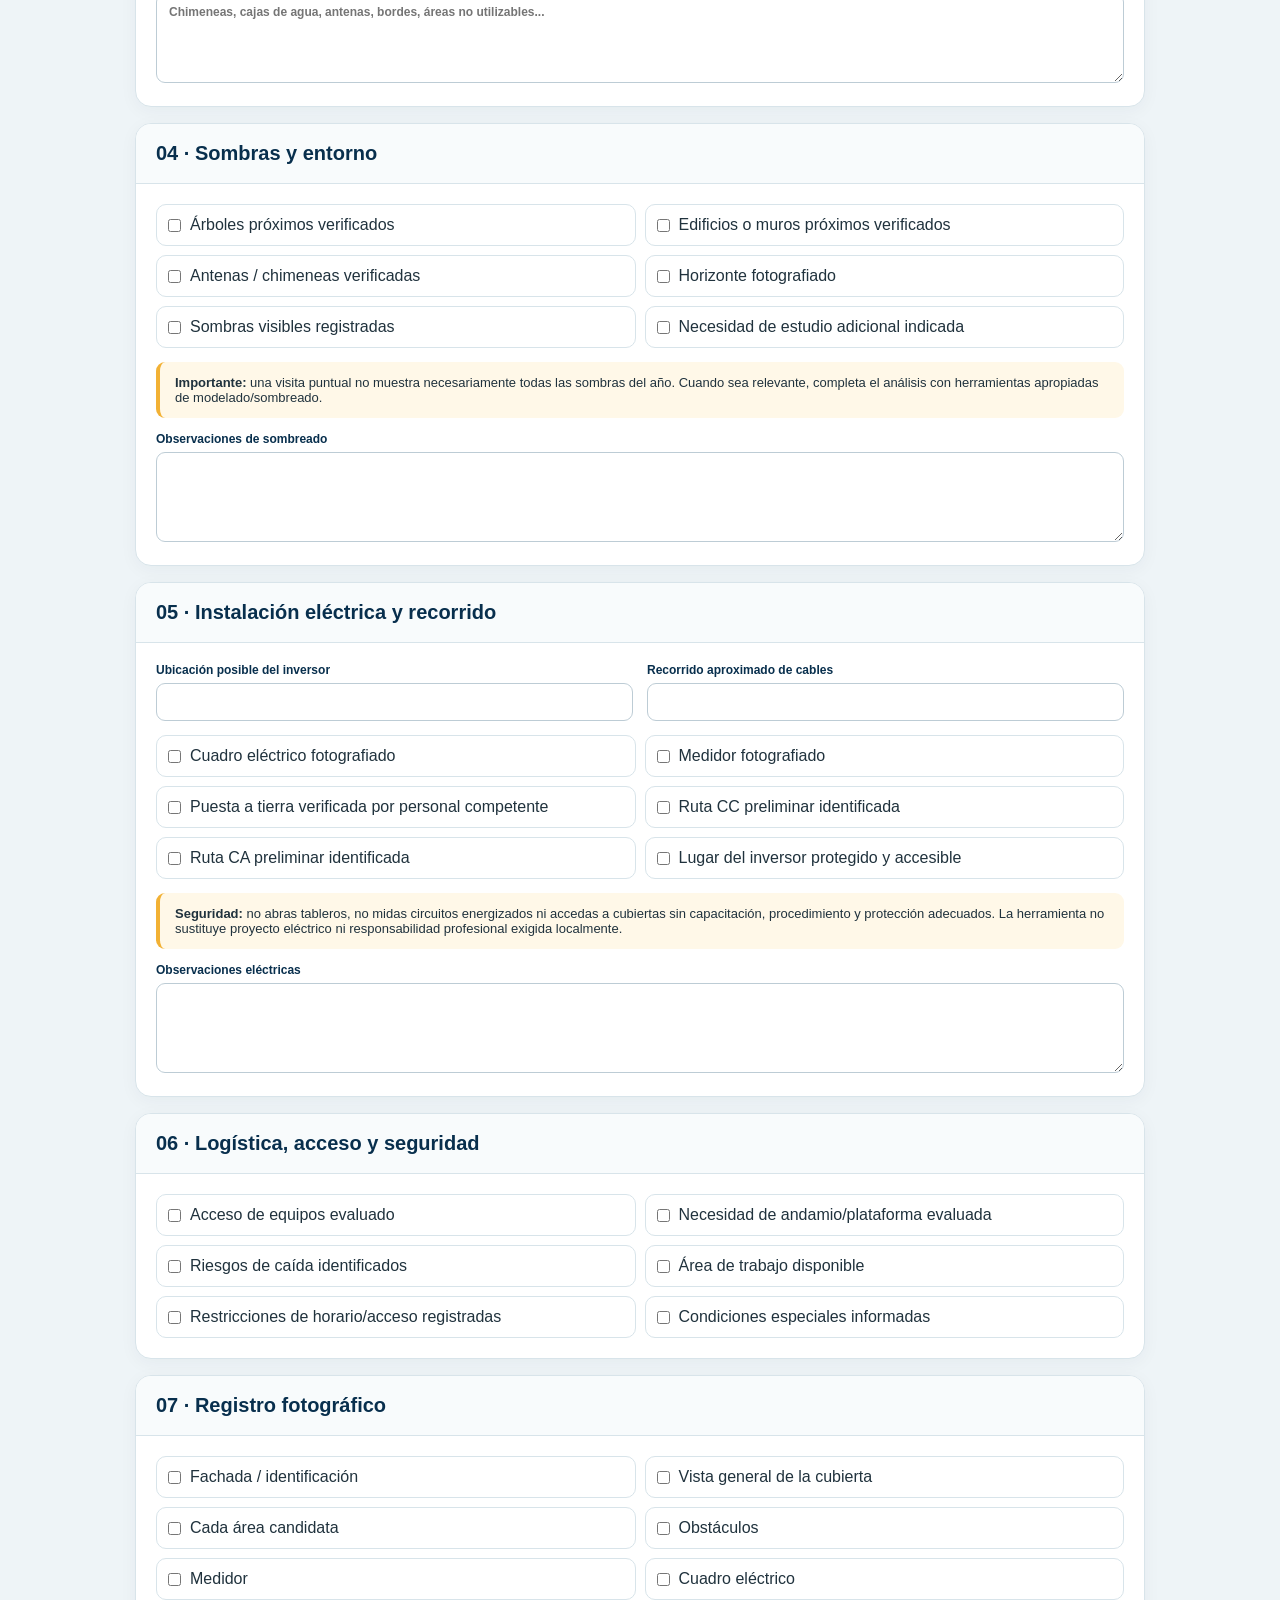
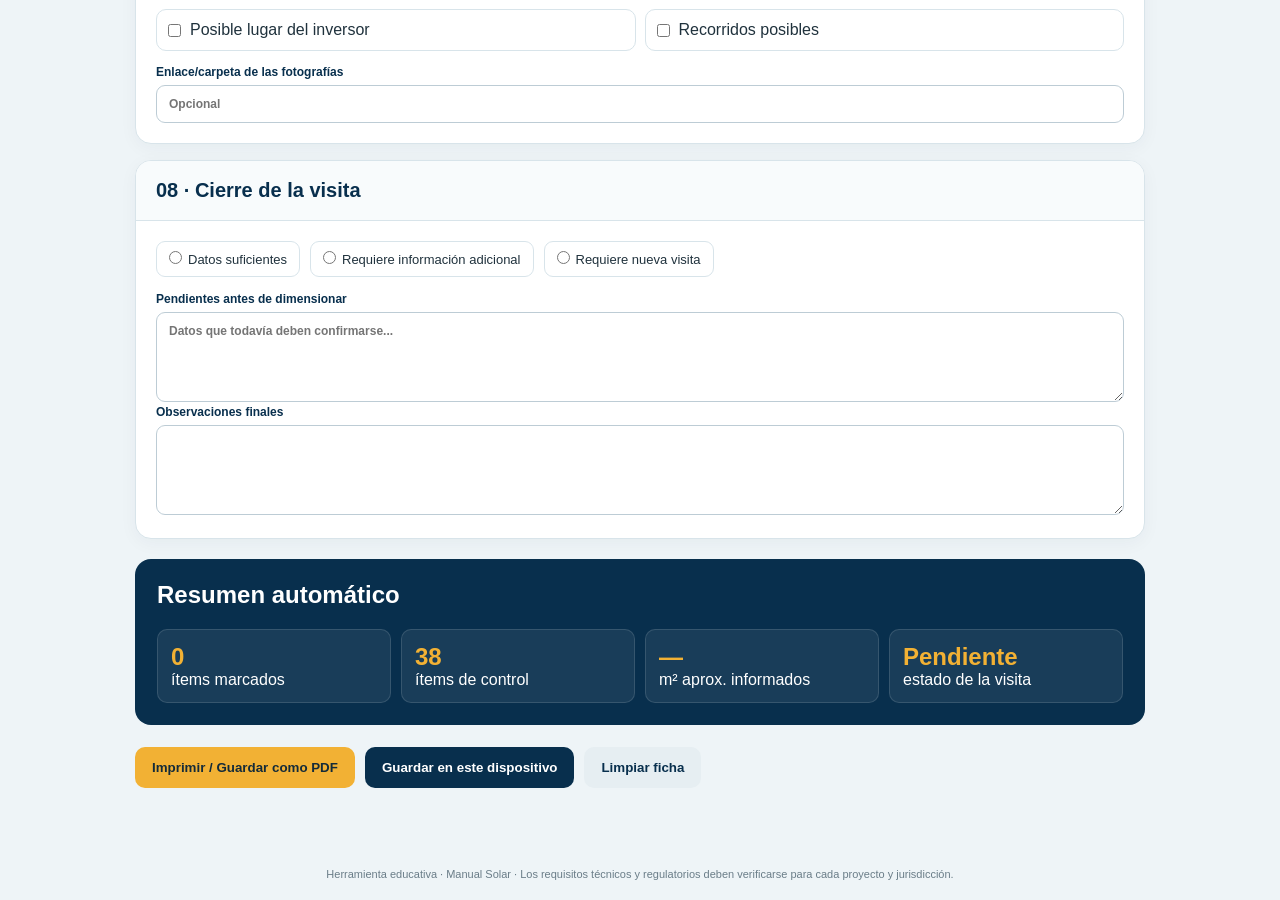
<file: bonus1-checklistvisitatecnicasolar.html>
<!doctype html>
<html lang="es">
<head>
<meta charset="utf-8">
<meta name="viewport" content="width=device-width,initial-scale=1">
<title>Checklist de Visita Técnica Solar</title>
<style>
:root{--navy:#082f4d;--blue:#116b9b;--gold:#f2b134;--bg:#eef4f7;--card:#fff;--ink:#20323d;--muted:#6a7d88;--line:#d8e4ea;--ok:#187454;--warn:#a76813}
*{box-sizing:border-box} body{margin:0;font-family:Arial,Helvetica,sans-serif;background:var(--bg);color:var(--ink)}
header{background:linear-gradient(135deg,#062943,#0c4d79);color:#fff;padding:42px 20px 55px}
.wrap{max-width:1050px;margin:auto}.eyebrow{font-size:11px;letter-spacing:.16em;font-weight:800;color:#9ed7f2}
h1{font-size:42px;line-height:1.05;margin:10px 0 12px}header p{max-width:720px;color:#d9eaf2;margin:0}
.progress-wrap{background:#fff;border-radius:14px;padding:16px 18px;box-shadow:0 8px 30px #06294322;margin-top:-28px;position:sticky;top:10px;z-index:5}
.progress-head{display:flex;justify-content:space-between;gap:15px;font-weight:700;color:var(--navy);font-size:13px}.bar{height:9px;background:#e6edf1;border-radius:20px;overflow:hidden;margin-top:10px}.bar i{display:block;height:100%;width:0;background:var(--gold);transition:.25s}
main{padding:24px 20px 60px}.section{background:var(--card);border:1px solid var(--line);border-radius:16px;margin:16px 0;overflow:hidden;box-shadow:0 4px 18px #15374d0b}
.section h2{margin:0;padding:18px 20px;background:#f8fbfc;color:var(--navy);font-size:20px;border-bottom:1px solid var(--line)}
.content{padding:20px}.grid{display:grid;grid-template-columns:repeat(2,1fr);gap:14px}.grid3{display:grid;grid-template-columns:repeat(3,1fr);gap:14px}
label.field{font-size:12px;font-weight:700;color:var(--navy);display:block}input,select,textarea{width:100%;margin-top:6px;padding:11px 12px;border:1px solid #bdccd5;border-radius:9px;font:inherit;background:#fff;color:var(--ink)}
textarea{min-height:90px;resize:vertical}.checks{display:grid;grid-template-columns:repeat(2,1fr);gap:9px}
.check{border:1px solid var(--line);border-radius:10px;padding:11px;display:flex;gap:9px;align-items:flex-start;background:#fff}.check input{width:auto;margin:3px 0 0;accent-color:var(--ok)}
.note{background:#fff8e8;border-left:4px solid var(--gold);padding:13px 15px;border-radius:9px;margin:14px 0;font-size:13px}
.status{display:flex;gap:10px;flex-wrap:wrap}.status label{border:1px solid var(--line);padding:9px 12px;border-radius:9px;font-size:13px}.status input{width:auto;margin:0 6px 0 0}
.actions{display:flex;gap:10px;flex-wrap:wrap;margin-top:22px}.btn{border:0;border-radius:10px;padding:13px 17px;font-weight:800;cursor:pointer;background:var(--navy);color:#fff}.btn.gold{background:var(--gold);color:#142b39}.btn.light{background:#e6eef2;color:var(--navy)}
.summary{background:var(--navy);color:#fff;border-radius:16px;padding:22px;margin-top:20px}.summary h2{color:#fff;margin-top:0}.summary-grid{display:grid;grid-template-columns:repeat(4,1fr);gap:10px}.metric{background:#ffffff12;border:1px solid #ffffff20;padding:13px;border-radius:10px}.metric b{display:block;font-size:24px;color:var(--gold)}
footer{text-align:center;color:var(--muted);font-size:11px;padding:20px}
@media(max-width:700px){h1{font-size:34px}.grid,.grid3,.checks,.summary-grid{grid-template-columns:1fr}.progress-wrap{top:0;border-radius:0;margin-left:-20px;margin-right:-20px}.section{border-radius:12px}}
@media print{body{background:#fff}.progress-wrap,.actions,footer{display:none}header{padding:25px;background:#fff!important;color:#082f4d;border-bottom:3px solid #f2b134}header p,.eyebrow{color:#667!important}.section{box-shadow:none;break-inside:avoid}.wrap{max-width:none}main{padding:10px 0}.summary{background:#fff!important;color:#082f4d;border:1px solid #ccc}.summary h2{color:#082f4d}.metric{border:1px solid #ddd}.metric b{color:#082f4d}}
</style>
</head>
<body>
<header><div class="wrap"><div class="eyebrow">HERRAMIENTA PRÁCTICA · MANUAL SOLAR</div><h1>Checklist de Visita<br>Técnica Solar</h1><p>Registra la información del cliente, inspecciona el lugar y termina la visita con los datos necesarios para continuar el análisis del proyecto fotovoltaico.</p></div></header>
<div class="wrap progress-wrap"><div class="progress-head"><span>Progreso de la visita</span><span id="pct">0% completado</span></div><div class="bar"><i id="bar"></i></div></div>
<main class="wrap">
<form id="form">
<section class="section"><h2>01 · Datos del cliente</h2><div class="content grid">
<label class="field">Nombre del cliente<input name="cliente"></label><label class="field">Fecha de la visita<input type="date" name="fecha"></label>
<label class="field">Teléfono / WhatsApp<input name="telefono"></label><label class="field">Correo electrónico<input type="email" name="email"></label>
<label class="field">Dirección del proyecto<input name="direccion"></label><label class="field">Ciudad / País<input name="ciudad"></label>
<label class="field">Distribuidora eléctrica<input name="distribuidora"></label><label class="field">Responsable de la visita<input name="responsable"></label>
</div></section>

<section class="section"><h2>02 · Consumo y suministro eléctrico</h2><div class="content">
<div class="grid3"><label class="field">Consumo medio mensual (kWh)<input type="number" min="0" step="0.01" name="consumo"></label><label class="field">Consumo anual (kWh)<input type="number" min="0" step="0.01" name="anual"></label><label class="field">Tensión del suministro<input name="tension" placeholder="Ej.: 220 V"></label></div>
<div class="checks" style="margin-top:14px">
<label class="check"><input type="checkbox">Factura eléctrica fotografiada o guardada</label><label class="check"><input type="checkbox">Histórico de 12 meses disponible</label>
<label class="check"><input type="checkbox">Medidor identificado</label><label class="check"><input type="checkbox">Tipo/tarifa del suministro registrada</label>
<label class="check"><input type="checkbox">Cuadro eléctrico localizado</label><label class="check"><input type="checkbox">Cambios futuros de consumo preguntados</label>
</div><label class="field" style="margin-top:14px">Observaciones sobre consumo<textarea name="obs_consumo" placeholder="Nuevas cargas, aire acondicionado, vehículo eléctrico, ampliaciones..."></textarea></label>
</div></section>

<section class="section"><h2>03 · Cubierta y área disponible</h2><div class="content">
<div class="grid3"><label class="field">Tipo de cubierta<select name="cubierta"><option value="">Seleccionar</option><option>Teja cerámica</option><option>Fibrocemento</option><option>Metálica</option><option>Losa</option><option>Suelo / estructura independiente</option><option>Otro</option></select></label>
<label class="field">Largo útil aproximado (m)<input type="number" step=".01" name="largo"></label><label class="field">Ancho útil aproximado (m)<input type="number" step=".01" name="ancho"></label>
<label class="field">Orientación / azimut<input name="orientacion"></label><label class="field">Inclinación aproximada<input name="inclinacion"></label><label class="field">Altura / acceso<input name="altura"></label></div>
<div class="checks" style="margin-top:14px"><label class="check"><input type="checkbox">Estado aparente de la cubierta registrado</label><label class="check"><input type="checkbox">Medidas útiles tomadas</label><label class="check"><input type="checkbox">Obstáculos identificados</label><label class="check"><input type="checkbox">Zonas de acceso consideradas</label><label class="check"><input type="checkbox">Fotografías generales tomadas</label><label class="check"><input type="checkbox">Posibles áreas para módulos identificadas</label></div>
<label class="field" style="margin-top:14px">Obstáculos / restricciones<textarea name="obstaculos" placeholder="Chimeneas, cajas de agua, antenas, bordes, áreas no utilizables..."></textarea></label>
</div></section>

<section class="section"><h2>04 · Sombras y entorno</h2><div class="content">
<div class="checks"><label class="check"><input type="checkbox">Árboles próximos verificados</label><label class="check"><input type="checkbox">Edificios o muros próximos verificados</label><label class="check"><input type="checkbox">Antenas / chimeneas verificadas</label><label class="check"><input type="checkbox">Horizonte fotografiado</label><label class="check"><input type="checkbox">Sombras visibles registradas</label><label class="check"><input type="checkbox">Necesidad de estudio adicional indicada</label></div>
<div class="note"><b>Importante:</b> una visita puntual no muestra necesariamente todas las sombras del año. Cuando sea relevante, completa el análisis con herramientas apropiadas de modelado/sombreado.</div>
<label class="field">Observaciones de sombreado<textarea name="sombras"></textarea></label>
</div></section>

<section class="section"><h2>05 · Instalación eléctrica y recorrido</h2><div class="content">
<div class="grid"><label class="field">Ubicación posible del inversor<input name="inversor"></label><label class="field">Recorrido aproximado de cables<input name="recorrido"></label></div>
<div class="checks" style="margin-top:14px"><label class="check"><input type="checkbox">Cuadro eléctrico fotografiado</label><label class="check"><input type="checkbox">Medidor fotografiado</label><label class="check"><input type="checkbox">Puesta a tierra verificada por personal competente</label><label class="check"><input type="checkbox">Ruta CC preliminar identificada</label><label class="check"><input type="checkbox">Ruta CA preliminar identificada</label><label class="check"><input type="checkbox">Lugar del inversor protegido y accesible</label></div>
<div class="note"><b>Seguridad:</b> no abras tableros, no midas circuitos energizados ni accedas a cubiertas sin capacitación, procedimiento y protección adecuados. La herramienta no sustituye proyecto eléctrico ni responsabilidad profesional exigida localmente.</div>
<label class="field">Observaciones eléctricas<textarea name="obs_eletrica"></textarea></label>
</div></section>

<section class="section"><h2>06 · Logística, acceso y seguridad</h2><div class="content checks">
<label class="check"><input type="checkbox">Acceso de equipos evaluado</label><label class="check"><input type="checkbox">Necesidad de andamio/plataforma evaluada</label><label class="check"><input type="checkbox">Riesgos de caída identificados</label><label class="check"><input type="checkbox">Área de trabajo disponible</label><label class="check"><input type="checkbox">Restricciones de horario/acceso registradas</label><label class="check"><input type="checkbox">Condiciones especiales informadas</label>
</div></section>

<section class="section"><h2>07 · Registro fotográfico</h2><div class="content">
<div class="checks"><label class="check"><input type="checkbox">Fachada / identificación</label><label class="check"><input type="checkbox">Vista general de la cubierta</label><label class="check"><input type="checkbox">Cada área candidata</label><label class="check"><input type="checkbox">Obstáculos</label><label class="check"><input type="checkbox">Medidor</label><label class="check"><input type="checkbox">Cuadro eléctrico</label><label class="check"><input type="checkbox">Posible lugar del inversor</label><label class="check"><input type="checkbox">Recorridos posibles</label></div>
<label class="field" style="margin-top:14px">Enlace/carpeta de las fotografías<input name="fotos" placeholder="Opcional"></label>
</div></section>

<section class="section"><h2>08 · Cierre de la visita</h2><div class="content">
<div class="status"><label><input type="radio" name="estado" value="Datos suficientes">Datos suficientes</label><label><input type="radio" name="estado" value="Requiere información adicional">Requiere información adicional</label><label><input type="radio" name="estado" value="Requiere nueva visita">Requiere nueva visita</label></div>
<label class="field" style="margin-top:15px">Pendientes antes de dimensionar<textarea name="pendientes" placeholder="Datos que todavía deben confirmarse..."></textarea></label>
<label class="field">Observaciones finales<textarea name="final"></textarea></label>
</div></section>

<div class="summary"><h2>Resumen automático</h2><div class="summary-grid"><div class="metric"><b id="done">0</b>ítems marcados</div><div class="metric"><b id="total">0</b>ítems de control</div><div class="metric"><b id="area">—</b>m² aprox. informados</div><div class="metric"><b id="state">Pendiente</b>estado de la visita</div></div></div>

<div class="actions"><button type="button" class="btn gold" onclick="window.print()">Imprimir / Guardar como PDF</button><button type="button" class="btn" id="save">Guardar en este dispositivo</button><button type="button" class="btn light" id="clear">Limpiar ficha</button></div>
</form>
</main>
<footer>Herramienta educativa · Manual Solar · Los requisitos técnicos y regulatorios deben verificarse para cada proyecto y jurisdicción.</footer>

<script>
const form=document.getElementById('form'), checks=[...form.querySelectorAll('input[type=checkbox]')];
const fields=[...form.querySelectorAll('input:not([type=checkbox]):not([type=radio]),select,textarea')];
const radios=[...form.querySelectorAll('input[type=radio]')];
function update(){
 const done=checks.filter(x=>x.checked).length;
 const filled=fields.filter(x=>String(x.value).trim()).length;
 const radioDone=radios.some(x=>x.checked)?1:0;
 const max=checks.length+fields.length+1, score=done+filled+radioDone;
 const pct=Math.round(score/max*100);
 document.getElementById('bar').style.width=pct+'%'; document.getElementById('pct').textContent=pct+'% completado';
 document.getElementById('done').textContent=done; document.getElementById('total').textContent=checks.length;
 const l=parseFloat(form.elements.largo.value), a=parseFloat(form.elements.ancho.value);
 document.getElementById('area').textContent=(l>0&&a>0)?(l*a).toFixed(1):'—';
 const st=radios.find(x=>x.checked); document.getElementById('state').textContent=st?st.value:'Pendiente';
}
function serialize(){
 const d={fields:{},checks:checks.map(x=>x.checked),radio:null};
 fields.forEach(x=>d.fields[x.name]=x.value); const r=radios.find(x=>x.checked); if(r)d.radio=r.value; return d;
}
function restore(){
 try{const d=JSON.parse(localStorage.getItem('manualSolarChecklist')||'null');if(!d)return;
 fields.forEach(x=>{if(d.fields&&d.fields[x.name]!=null)x.value=d.fields[x.name]});
 checks.forEach((x,i)=>x.checked=!!d.checks?.[i]); radios.forEach(x=>x.checked=x.value===d.radio); update();
 }catch(e){}
}
form.addEventListener('input',update); form.addEventListener('change',update);
document.getElementById('save').onclick=()=>{localStorage.setItem('manualSolarChecklist',JSON.stringify(serialize()));alert('Ficha guardada en este dispositivo.');};
document.getElementById('clear').onclick=()=>{if(confirm('¿Quieres borrar todos los datos de esta ficha?')){form.reset();localStorage.removeItem('manualSolarChecklist');update();}};
document.getElementById('total').textContent=checks.length; restore(); update();
</script>
</body></html>
</file>
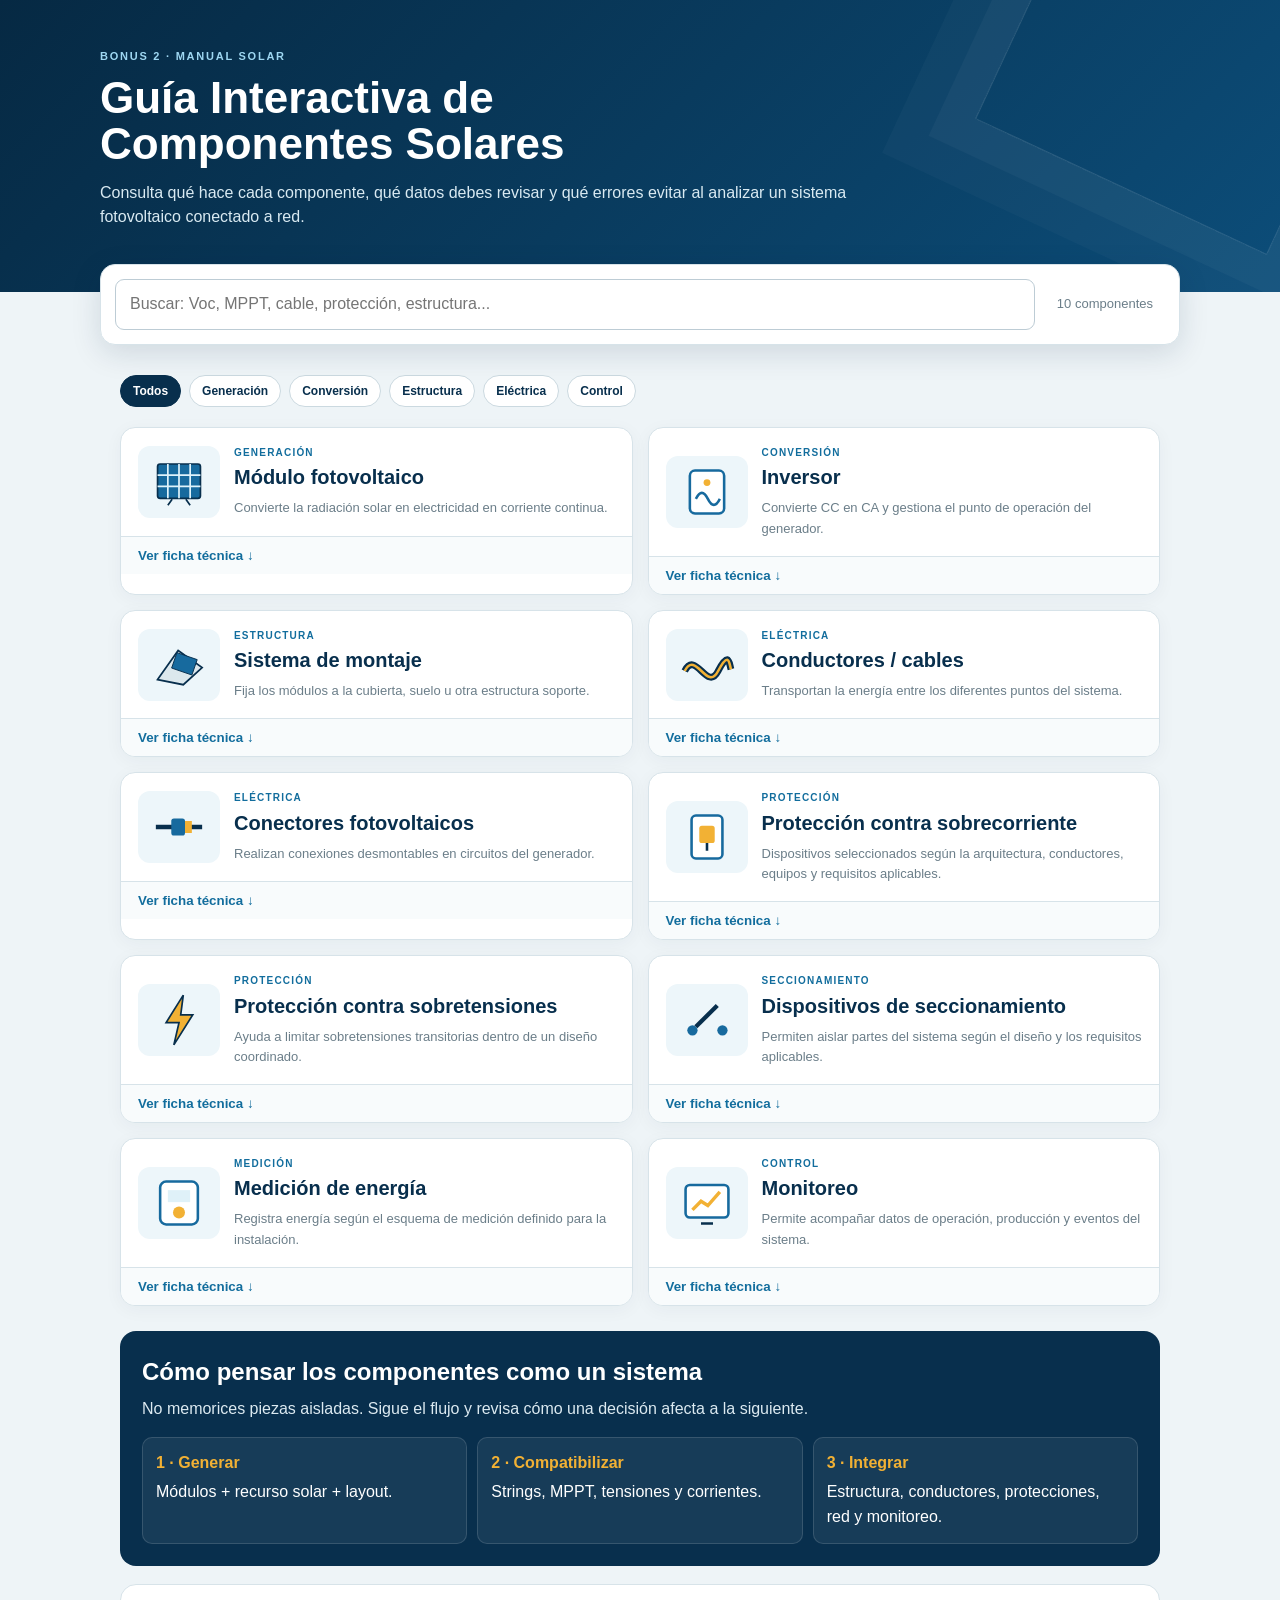
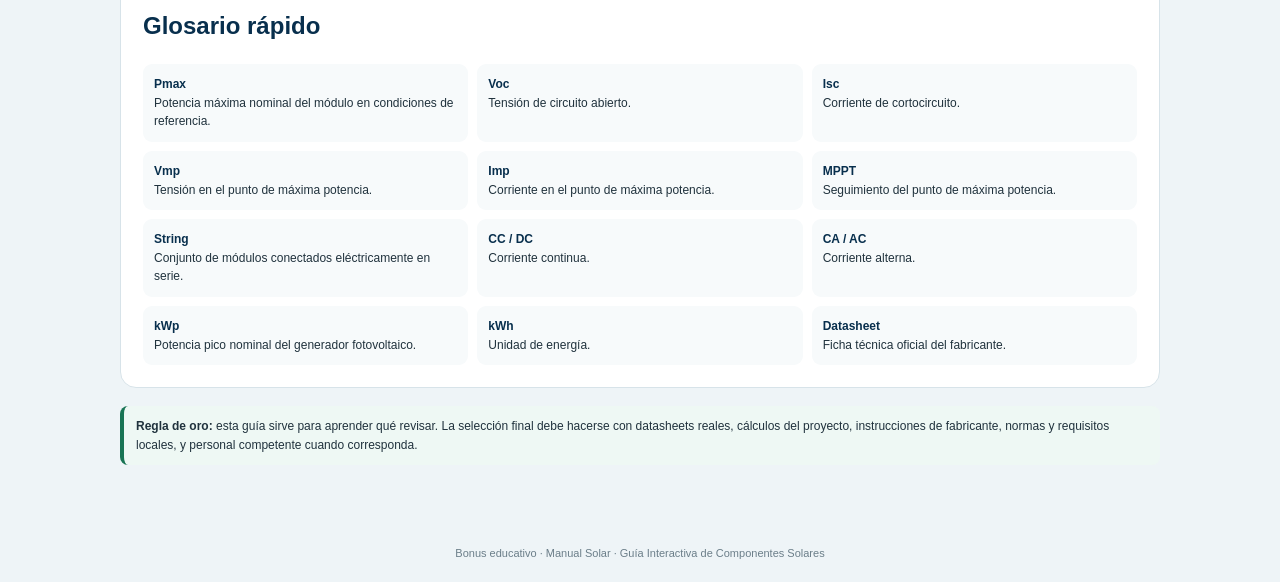
<file: bonus2-guiacomponentessolares.html>
<!doctype html>
<html lang="es">
<head>
<meta charset="utf-8">
<meta name="viewport" content="width=device-width,initial-scale=1">
<title>Guía Interactiva de Componentes Solares</title>
<style>
:root{--navy:#082f4d;--navy2:#062943;--blue:#126d9d;--gold:#f2b134;--bg:#eef4f7;--card:#fff;--ink:#20323d;--muted:#6b7e89;--line:#d7e3e9;--soft:#f7fafb;--green:#187454}
*{box-sizing:border-box}body{margin:0;font-family:Arial,Helvetica,sans-serif;background:var(--bg);color:var(--ink);line-height:1.55}
.hero{background:linear-gradient(135deg,var(--navy2),#0c4d79);color:white;padding:48px 20px 62px;overflow:hidden;position:relative}
.hero:after{content:"";position:absolute;width:320px;height:320px;border:1px solid #ffffff22;right:-70px;top:-120px;transform:rotate(25deg);box-shadow:0 0 0 35px #ffffff08,0 0 0 70px #ffffff06}
.wrap{max-width:1080px;margin:auto;position:relative;z-index:1}.eyebrow{font-size:11px;letter-spacing:.16em;font-weight:900;color:#9ed7f2}.hero h1{font-size:44px;line-height:1.04;margin:10px 0 14px;max-width:760px}.hero p{max-width:760px;color:#d9eaf2;margin:0}
.tools{margin-top:-28px;padding:0 20px;position:sticky;top:0;z-index:10}.toolbox{max-width:1080px;margin:auto;background:#fff;border:1px solid var(--line);border-radius:15px;padding:14px;box-shadow:0 8px 30px #06294322;display:grid;grid-template-columns:1fr auto;gap:10px}
.search{width:100%;padding:12px 14px;border:1px solid #bdccd5;border-radius:9px;font:inherit}.count{display:flex;align-items:center;padding:0 12px;color:var(--muted);font-size:13px;white-space:nowrap}
main{padding:25px 20px 60px}.filters{display:flex;gap:8px;flex-wrap:wrap;margin:5px 0 20px}.filter{border:1px solid #cbd9e0;background:#fff;color:var(--navy);padding:8px 12px;border-radius:20px;cursor:pointer;font-weight:700;font-size:12px}.filter.active{background:var(--navy);color:#fff;border-color:var(--navy)}
.grid{display:grid;grid-template-columns:repeat(2,1fr);gap:15px}.card{background:#fff;border:1px solid var(--line);border-radius:15px;overflow:hidden;box-shadow:0 4px 18px #15374d0b;transition:.18s}.card:hover{transform:translateY(-2px);box-shadow:0 8px 25px #15374d16}
.cardtop{display:grid;grid-template-columns:82px 1fr;gap:14px;padding:17px;align-items:center}.icon{height:72px;border-radius:12px;background:#edf6fa;display:flex;align-items:center;justify-content:center}.icon svg{width:60px;height:60px}.tag{font-size:10px;letter-spacing:.12em;font-weight:900;color:var(--blue);text-transform:uppercase}.card h2{font-size:20px;color:var(--navy);margin:2px 0 5px}.desc{font-size:13px;color:var(--muted);margin:0}.open{border:0;border-top:1px solid var(--line);background:#f8fbfc;width:100%;text-align:left;padding:11px 17px;color:var(--blue);font-weight:800;cursor:pointer}.details{display:none;padding:4px 17px 18px;border-top:1px solid var(--line)}.card.expanded .details{display:block}.card.expanded .open{background:var(--navy);color:#fff}
.details h3{font-size:14px;color:var(--navy);margin:16px 0 6px}.details p,.details li{font-size:13px}.details ul{padding-left:18px;margin:6px 0}.alert{background:#fff8e8;border-left:4px solid var(--gold);padding:11px 12px;border-radius:8px;margin-top:12px;font-size:12px}.good{background:#eef8f4;border-left-color:var(--green)}
.compare{background:var(--navy);color:#fff;border-radius:16px;padding:22px;margin-top:25px}.compare h2{color:#fff;margin:0 0 7px}.compare p{color:#dceaf1;margin:0 0 15px}.compare-grid{display:grid;grid-template-columns:repeat(3,1fr);gap:10px}.mini{background:#ffffff10;border:1px solid #ffffff22;border-radius:10px;padding:13px}.mini b{display:block;color:var(--gold);margin-bottom:5px}
.glossary{background:#fff;border:1px solid var(--line);border-radius:16px;padding:22px;margin-top:18px}.glossary h2{color:var(--navy);margin-top:0}.terms{display:grid;grid-template-columns:repeat(3,1fr);gap:9px}.term{background:var(--soft);border-radius:9px;padding:11px;font-size:12px}.term b{color:var(--navy);display:block}
footer{text-align:center;color:var(--muted);font-size:11px;padding:20px}
@media(max-width:720px){.hero h1{font-size:35px}.grid{grid-template-columns:1fr}.toolbox{grid-template-columns:1fr}.count{padding:0}.compare-grid,.terms{grid-template-columns:1fr}.tools{top:0}.cardtop{grid-template-columns:70px 1fr}}
@media print{.tools,.filters,.open,footer{display:none}.hero{background:#fff!important;color:var(--navy);padding:20px}.hero p,.eyebrow{color:#667}.grid{display:block}.card{box-shadow:none;margin:0 0 12px;break-inside:avoid}.details{display:block!important}.compare{background:#fff!important;color:var(--ink);border:1px solid #ccc}.compare h2,.compare p{color:var(--navy)}.mini{border:1px solid #ddd}.mini b{color:var(--navy)}}
</style>
</head>
<body>
<section class="hero"><div class="wrap"><div class="eyebrow">BONUS 2 · MANUAL SOLAR</div><h1>Guía Interactiva de<br>Componentes Solares</h1><p>Consulta qué hace cada componente, qué datos debes revisar y qué errores evitar al analizar un sistema fotovoltaico conectado a red.</p></div></section>
<div class="tools"><div class="toolbox"><input id="search" class="search" placeholder="Buscar: Voc, MPPT, cable, protección, estructura..."><div class="count"><span id="visible">10</span>&nbsp;componentes</div></div></div>
<main class="wrap">
<div class="filters">
<button class="filter active" data-cat="all">Todos</button><button class="filter" data-cat="generacion">Generación</button><button class="filter" data-cat="conversion">Conversión</button><button class="filter" data-cat="mecanica">Estructura</button><button class="filter" data-cat="electrica">Eléctrica</button><button class="filter" data-cat="control">Control</button>
</div>
<div class="grid" id="cards">

<article class="card" data-cat="generacion" data-search="modulo panel fotovoltaico pmax voc isc vmp imp temperatura">
<div class="cardtop"><div class="icon"><svg viewBox="0 0 70 70"><rect x="10" y="14" width="50" height="40" rx="3" fill="#176a9e" stroke="#082f4d" stroke-width="2"/><path d="M22 14v40M35 14v40M48 14v40M10 27h50M10 40h50" stroke="#dff3fb" stroke-width="2"/><path d="M27 55l-5 7M43 55l5 7" stroke="#082f4d" stroke-width="2"/></svg></div><div><div class="tag">Generación</div><h2>Módulo fotovoltaico</h2><p class="desc">Convierte la radiación solar en electricidad en corriente continua.</p></div></div>
<button class="open">Ver ficha técnica ↓</button><div class="details"><h3>Qué debes mirar</h3><ul><li><b>Pmax:</b> potencia nominal del módulo.</li><li><b>Voc:</b> tensión de circuito abierto.</li><li><b>Isc:</b> corriente de cortocircuito.</li><li><b>Vmp / Imp:</b> tensión y corriente en máxima potencia.</li><li>Dimensiones, peso y coeficientes de temperatura.</li><li>Garantías y documentación del fabricante.</li></ul><h3>Por qué importa</h3><p>Estos datos participan en el cálculo de potencia, layout y compatibilidad eléctrica con el inversor.</p><div class="alert"><b>Error común:</b> elegir únicamente por el número de watts. Un módulo de mayor potencia no elimina la necesidad de revisar dimensiones y parámetros eléctricos.</div></div>
</article>

<article class="card" data-cat="conversion" data-search="inversor inverter mppt dc ac corriente continua alterna tension entrada">
<div class="cardtop"><div class="icon"><svg viewBox="0 0 70 70"><rect x="15" y="10" width="40" height="50" rx="6" fill="#fff" stroke="#176a9e" stroke-width="3"/><circle cx="35" cy="24" r="4" fill="#f2b134"/><path d="M22 43q7-14 14 0t14 0" fill="none" stroke="#176a9e" stroke-width="3"/></svg></div><div><div class="tag">Conversión</div><h2>Inversor</h2><p class="desc">Convierte CC en CA y gestiona el punto de operación del generador.</p></div></div>
<button class="open">Ver ficha técnica ↓</button><div class="details"><h3>Qué debes mirar</h3><ul><li>Potencia nominal CA.</li><li>Tensión máxima de entrada CC.</li><li>Rango de tensión MPPT.</li><li>Corriente máxima por MPPT/entrada.</li><li>Número de MPPT y entradas.</li><li>Requisitos de instalación y protecciones del fabricante.</li></ul><h3>MPPT</h3><p>El seguimiento del punto de máxima potencia busca el punto de operación del generador que entrega mayor potencia bajo las condiciones existentes.</p><div class="alert"><b>Error común:</b> seleccionar el inversor solamente comparando kWp de módulos con kW del inversor.</div></div>
</article>

<article class="card" data-cat="mecanica" data-search="estructura soporte fijacion riel techo cubierta aluminio montaje">
<div class="cardtop"><div class="icon"><svg viewBox="0 0 70 70"><polygon points="10,52 34,18 62,38 40,58" fill="#dce8ed" stroke="#082f4d" stroke-width="2"/><rect x="29" y="24" width="25" height="19" transform="rotate(19 41 33)" fill="#176a9e" stroke="#082f4d"/></svg></div><div><div class="tag">Estructura</div><h2>Sistema de montaje</h2><p class="desc">Fija los módulos a la cubierta, suelo u otra estructura soporte.</p></div></div>
<button class="open">Ver ficha técnica ↓</button><div class="details"><h3>Qué debes revisar</h3><ul><li>Compatibilidad con el tipo de cubierta.</li><li>Materiales y ambiente de instalación.</li><li>Método y puntos de fijación.</li><li>Cargas y requisitos estructurales aplicables.</li><li>Instrucciones del fabricante.</li></ul><div class="alert"><b>Error común:</b> tratar todas las cubiertas como si utilizaran la misma solución de fijación.</div></div>
</article>

<article class="card" data-cat="electrica" data-search="cable solar conductor dc cc seccion aislamiento corriente caida tension">
<div class="cardtop"><div class="icon"><svg viewBox="0 0 70 70"><path d="M9 42c13-25 26 25 39 0s13-8 15-2" fill="none" stroke="#082f4d" stroke-width="8"/><path d="M9 42c13-25 26 25 39 0s13-8 15-2" fill="none" stroke="#f2b134" stroke-width="3"/></svg></div><div><div class="tag">Eléctrica</div><h2>Conductores / cables</h2><p class="desc">Transportan la energía entre los diferentes puntos del sistema.</p></div></div>
<button class="open">Ver ficha técnica ↓</button><div class="details"><h3>Dimensionamiento</h3><p>No existe una sección universal. Deben considerarse corriente, tensión, método de instalación, temperatura, agrupamiento, aislamiento, longitud, caída de tensión y norma aplicable.</p><h3>En fotovoltaica</h3><p>El lado CC requiere productos y criterios compatibles con las condiciones de uso, exposición y tensión del circuito.</p><div class="alert"><b>Error común:</b> copiar una sección en mm² de otro proyecto sin repetir el cálculo.</div></div>
</article>

<article class="card" data-cat="electrica" data-search="conector fotovoltaico mc4 terminal polaridad crimpado conexion">
<div class="cardtop"><div class="icon"><svg viewBox="0 0 70 70"><path d="M8 35h19" stroke="#082f4d" stroke-width="5"/><rect x="26" y="25" width="16" height="20" rx="3" fill="#176a9e"/><path d="M62 35H43" stroke="#082f4d" stroke-width="5"/><rect x="42" y="28" width="8" height="14" fill="#f2b134"/></svg></div><div><div class="tag">Eléctrica</div><h2>Conectores fotovoltaicos</h2><p class="desc">Realizan conexiones desmontables en circuitos del generador.</p></div></div>
<button class="open">Ver ficha técnica ↓</button><div class="details"><h3>Buenas prácticas</h3><ul><li>Usar componentes compatibles y especificados para la aplicación.</li><li>Seguir herramientas y procedimiento de terminación del fabricante.</li><li>Respetar polaridad.</li><li>Evitar conexiones improvisadas.</li></ul><div class="alert"><b>Error común:</b> asumir que conectores físicamente parecidos son automáticamente compatibles entre fabricantes/modelos.</div></div>
</article>

<article class="card" data-cat="electrica" data-search="fusible disyuntor interruptor proteccion sobrecorriente cc dc ca ac">
<div class="cardtop"><div class="icon"><svg viewBox="0 0 70 70"><rect x="17" y="10" width="36" height="50" rx="5" fill="#fff" stroke="#176a9e" stroke-width="3"/><rect x="26" y="22" width="18" height="20" rx="3" fill="#f2b134"/><path d="M35 42v9" stroke="#082f4d" stroke-width="3"/></svg></div><div><div class="tag">Protección</div><h2>Protección contra sobrecorriente</h2><p class="desc">Dispositivos seleccionados según la arquitectura, conductores, equipos y requisitos aplicables.</p></div></div>
<button class="open">Ver ficha técnica ↓</button><div class="details"><h3>No se elige por intuición</h3><p>La necesidad, tipo y calibre dependen del circuito, corrientes posibles, capacidad de los conductores/equipos, configuración de strings, capacidad de interrupción y normas locales.</p><div class="alert"><b>Error común:</b> usar el mismo dispositivo y calibre en todos los proyectos.</div></div>
</article>

<article class="card" data-cat="electrica" data-search="dps sobretension surge protection spd descargas atmosfericas">
<div class="cardtop"><div class="icon"><svg viewBox="0 0 70 70"><path d="M40 6L20 38h15l-6 26 22-35H37z" fill="#f2b134" stroke="#082f4d" stroke-width="2"/></svg></div><div><div class="tag">Protección</div><h2>Protección contra sobretensiones</h2><p class="desc">Ayuda a limitar sobretensiones transitorias dentro de un diseño coordinado.</p></div></div>
<button class="open">Ver ficha técnica ↓</button><div class="details"><h3>Qué revisar</h3><p>Tipo/clase aplicable, tensión, coordinación, ubicación, esquema de puesta a tierra, lado CC/CA y requisitos normativos. La protección contra sobretensiones no sustituye un análisis completo de protección contra descargas atmosféricas cuando corresponda.</p><div class="alert"><b>Error común:</b> pensar que instalar un DPS aislado resuelve cualquier riesgo asociado a rayos.</div></div>
</article>

<article class="card" data-cat="electrica" data-search="seccionador interruptor aislamiento desconexion dc cc seguridad">
<div class="cardtop"><div class="icon"><svg viewBox="0 0 70 70"><circle cx="18" cy="47" r="6" fill="#176a9e"/><circle cx="53" cy="47" r="6" fill="#176a9e"/><path d="M22 43l25-25" stroke="#082f4d" stroke-width="5"/></svg></div><div><div class="tag">Seccionamiento</div><h2>Dispositivos de seccionamiento</h2><p class="desc">Permiten aislar partes del sistema según el diseño y los requisitos aplicables.</p></div></div>
<button class="open">Ver ficha técnica ↓</button><div class="details"><h3>Atención</h3><p>Un dispositivo utilizado en CC debe ser adecuado para la tensión, corriente y naturaleza del circuito. La ubicación y necesidad deben seguir arquitectura, fabricante y regulación.</p><div class="alert"><b>Error común:</b> asumir que un interruptor destinado a CA puede utilizarse de la misma manera en CC.</div></div>
</article>

<article class="card" data-cat="control" data-search="medidor bidireccional energia red importacion exportacion distribuidora">
<div class="cardtop"><div class="icon"><svg viewBox="0 0 70 70"><rect x="13" y="10" width="44" height="50" rx="7" fill="#fff" stroke="#176a9e" stroke-width="3"/><rect x="22" y="20" width="26" height="14" fill="#dff1f8"/><circle cx="35" cy="46" r="7" fill="#f2b134"/></svg></div><div><div class="tag">Medición</div><h2>Medición de energía</h2><p class="desc">Registra energía según el esquema de medición definido para la instalación.</p></div></div>
<button class="open">Ver ficha técnica ↓</button><div class="details"><h3>Reglas locales</h3><p>El tipo de medidor, proceso de sustitución/configuración y tratamiento de energía importada/exportada dependen del país, distribuidora y modalidad aplicable.</p><div class="alert"><b>Error común:</b> prometer al cliente un mecanismo de compensación sin verificar la regla vigente.</div></div>
</article>

<article class="card" data-cat="control" data-search="monitorizacion monitoreo wifi datalogger aplicativo produccion alarma portal">
<div class="cardtop"><div class="icon"><svg viewBox="0 0 70 70"><rect x="10" y="14" width="50" height="38" rx="5" fill="#fff" stroke="#176a9e" stroke-width="3"/><path d="M18 43l10-10 8 5 14-16" fill="none" stroke="#f2b134" stroke-width="4"/><path d="M28 59h14" stroke="#082f4d" stroke-width="3"/></svg></div><div><div class="tag">Control</div><h2>Monitoreo</h2><p class="desc">Permite acompañar datos de operación, producción y eventos del sistema.</p></div></div>
<button class="open">Ver ficha técnica ↓</button><div class="details"><h3>Qué puede aportar</h3><ul><li>Producción y potencia a lo largo del tiempo.</li><li>Estado del inversor.</li><li>Alarmas/eventos según la plataforma.</li><li>Comparación histórica.</li></ul><p>Los datos disponibles dependen del equipo, sensores y plataforma instalados.</p><div class="alert"><b>Error común:</b> interpretar una captura aislada como diagnóstico definitivo de una falla.</div></div>
</article>

</div>

<section class="compare"><h2>Cómo pensar los componentes como un sistema</h2><p>No memorices piezas aisladas. Sigue el flujo y revisa cómo una decisión afecta a la siguiente.</p><div class="compare-grid"><div class="mini"><b>1 · Generar</b>Módulos + recurso solar + layout.</div><div class="mini"><b>2 · Compatibilizar</b>Strings, MPPT, tensiones y corrientes.</div><div class="mini"><b>3 · Integrar</b>Estructura, conductores, protecciones, red y monitoreo.</div></div></section>

<section class="glossary"><h2>Glosario rápido</h2><div class="terms">
<div class="term"><b>Pmax</b>Potencia máxima nominal del módulo en condiciones de referencia.</div>
<div class="term"><b>Voc</b>Tensión de circuito abierto.</div>
<div class="term"><b>Isc</b>Corriente de cortocircuito.</div>
<div class="term"><b>Vmp</b>Tensión en el punto de máxima potencia.</div>
<div class="term"><b>Imp</b>Corriente en el punto de máxima potencia.</div>
<div class="term"><b>MPPT</b>Seguimiento del punto de máxima potencia.</div>
<div class="term"><b>String</b>Conjunto de módulos conectados eléctricamente en serie.</div>
<div class="term"><b>CC / DC</b>Corriente continua.</div>
<div class="term"><b>CA / AC</b>Corriente alterna.</div>
<div class="term"><b>kWp</b>Potencia pico nominal del generador fotovoltaico.</div>
<div class="term"><b>kWh</b>Unidad de energía.</div>
<div class="term"><b>Datasheet</b>Ficha técnica oficial del fabricante.</div>
</div></section>

<div class="alert good" style="margin-top:18px"><b>Regla de oro:</b> esta guía sirve para aprender qué revisar. La selección final debe hacerse con datasheets reales, cálculos del proyecto, instrucciones de fabricante, normas y requisitos locales, y personal competente cuando corresponda.</div>
</main>
<footer>Bonus educativo · Manual Solar · Guía Interactiva de Componentes Solares</footer>
<script>
const cards=[...document.querySelectorAll('.card')], search=document.getElementById('search'), filters=[...document.querySelectorAll('.filter')];let cat='all';
document.querySelectorAll('.open').forEach(b=>b.onclick=()=>{const c=b.closest('.card');c.classList.toggle('expanded');b.textContent=c.classList.contains('expanded')?'Cerrar ficha ↑':'Ver ficha técnica ↓'});
function apply(){const q=search.value.toLowerCase().trim();let n=0;cards.forEach(c=>{const okCat=cat==='all'||c.dataset.cat===cat;const okQ=!q||(c.dataset.search+' '+c.innerText).toLowerCase().includes(q);c.style.display=okCat&&okQ?'':'none';if(okCat&&okQ)n++});document.getElementById('visible').textContent=n}
search.oninput=apply;filters.forEach(b=>b.onclick=()=>{filters.forEach(x=>x.classList.remove('active'));b.classList.add('active');cat=b.dataset.cat;apply()});
</script>
</body></html>
</file>
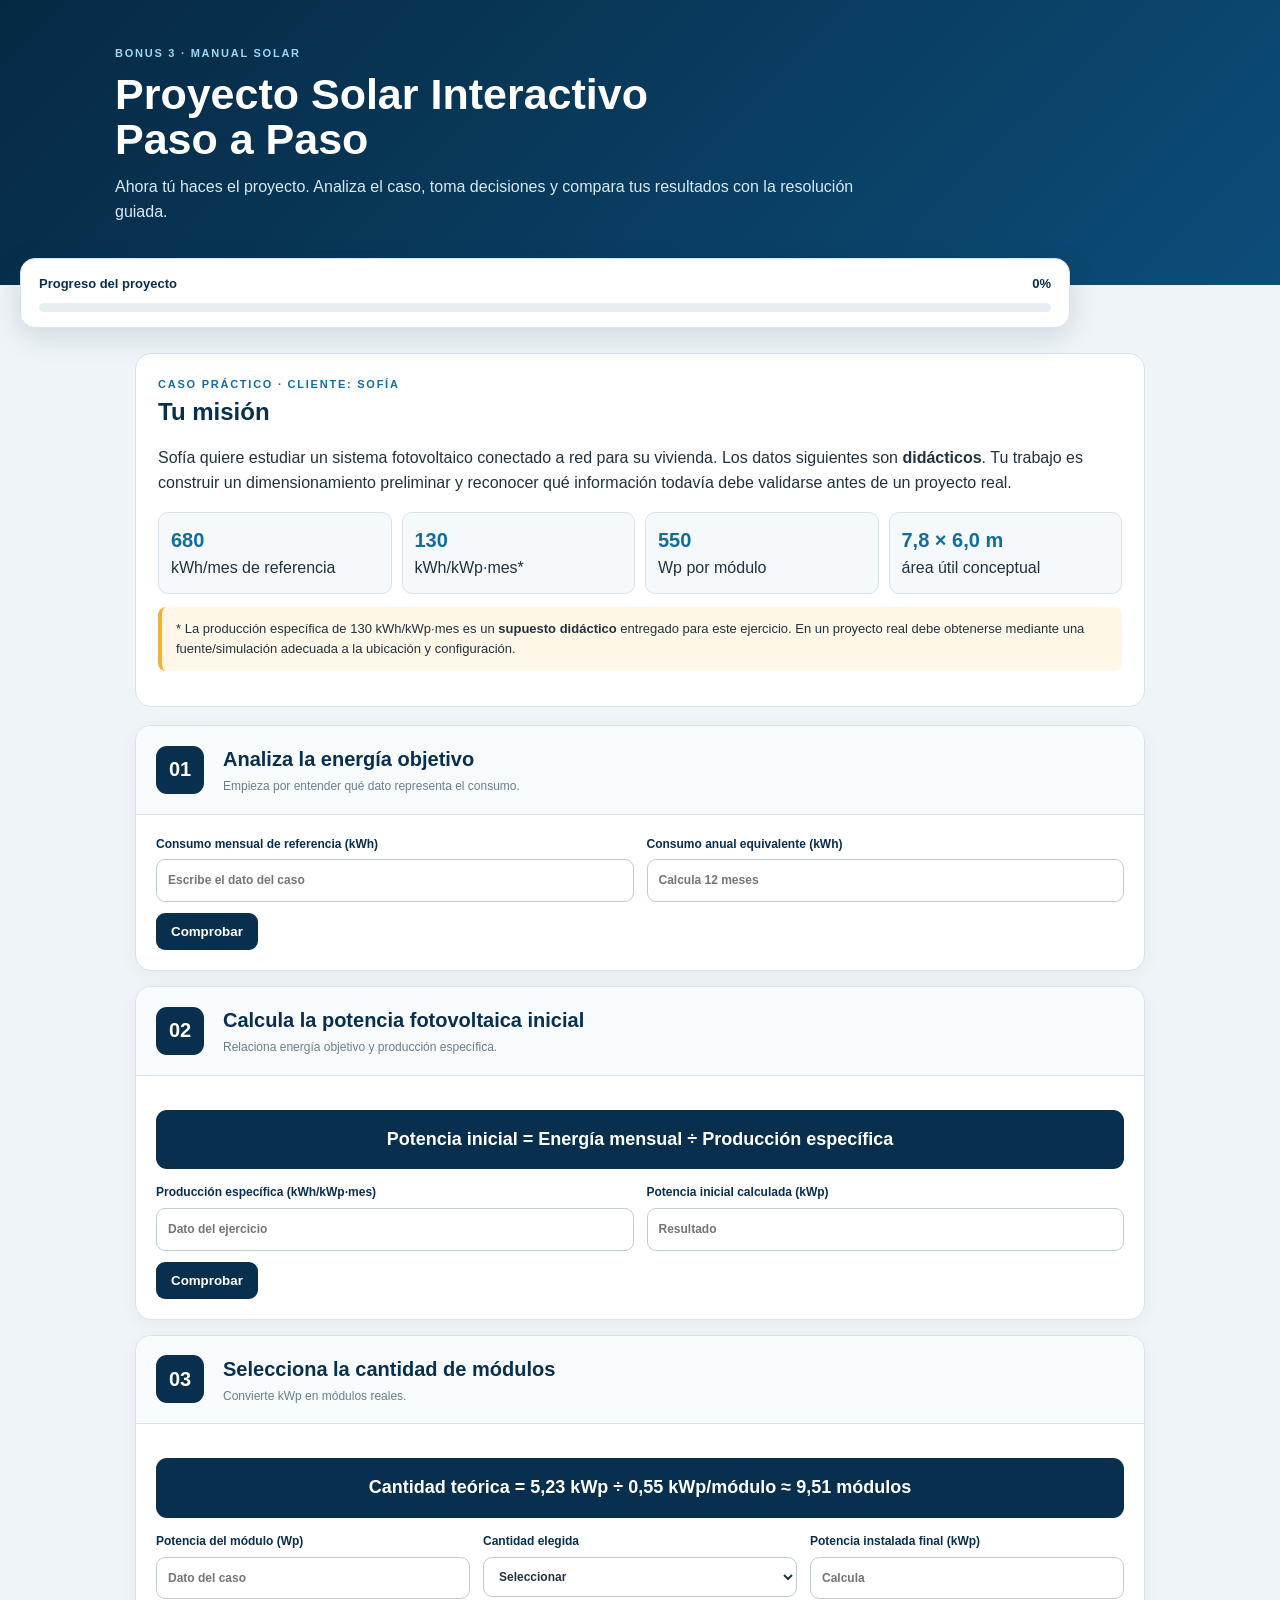
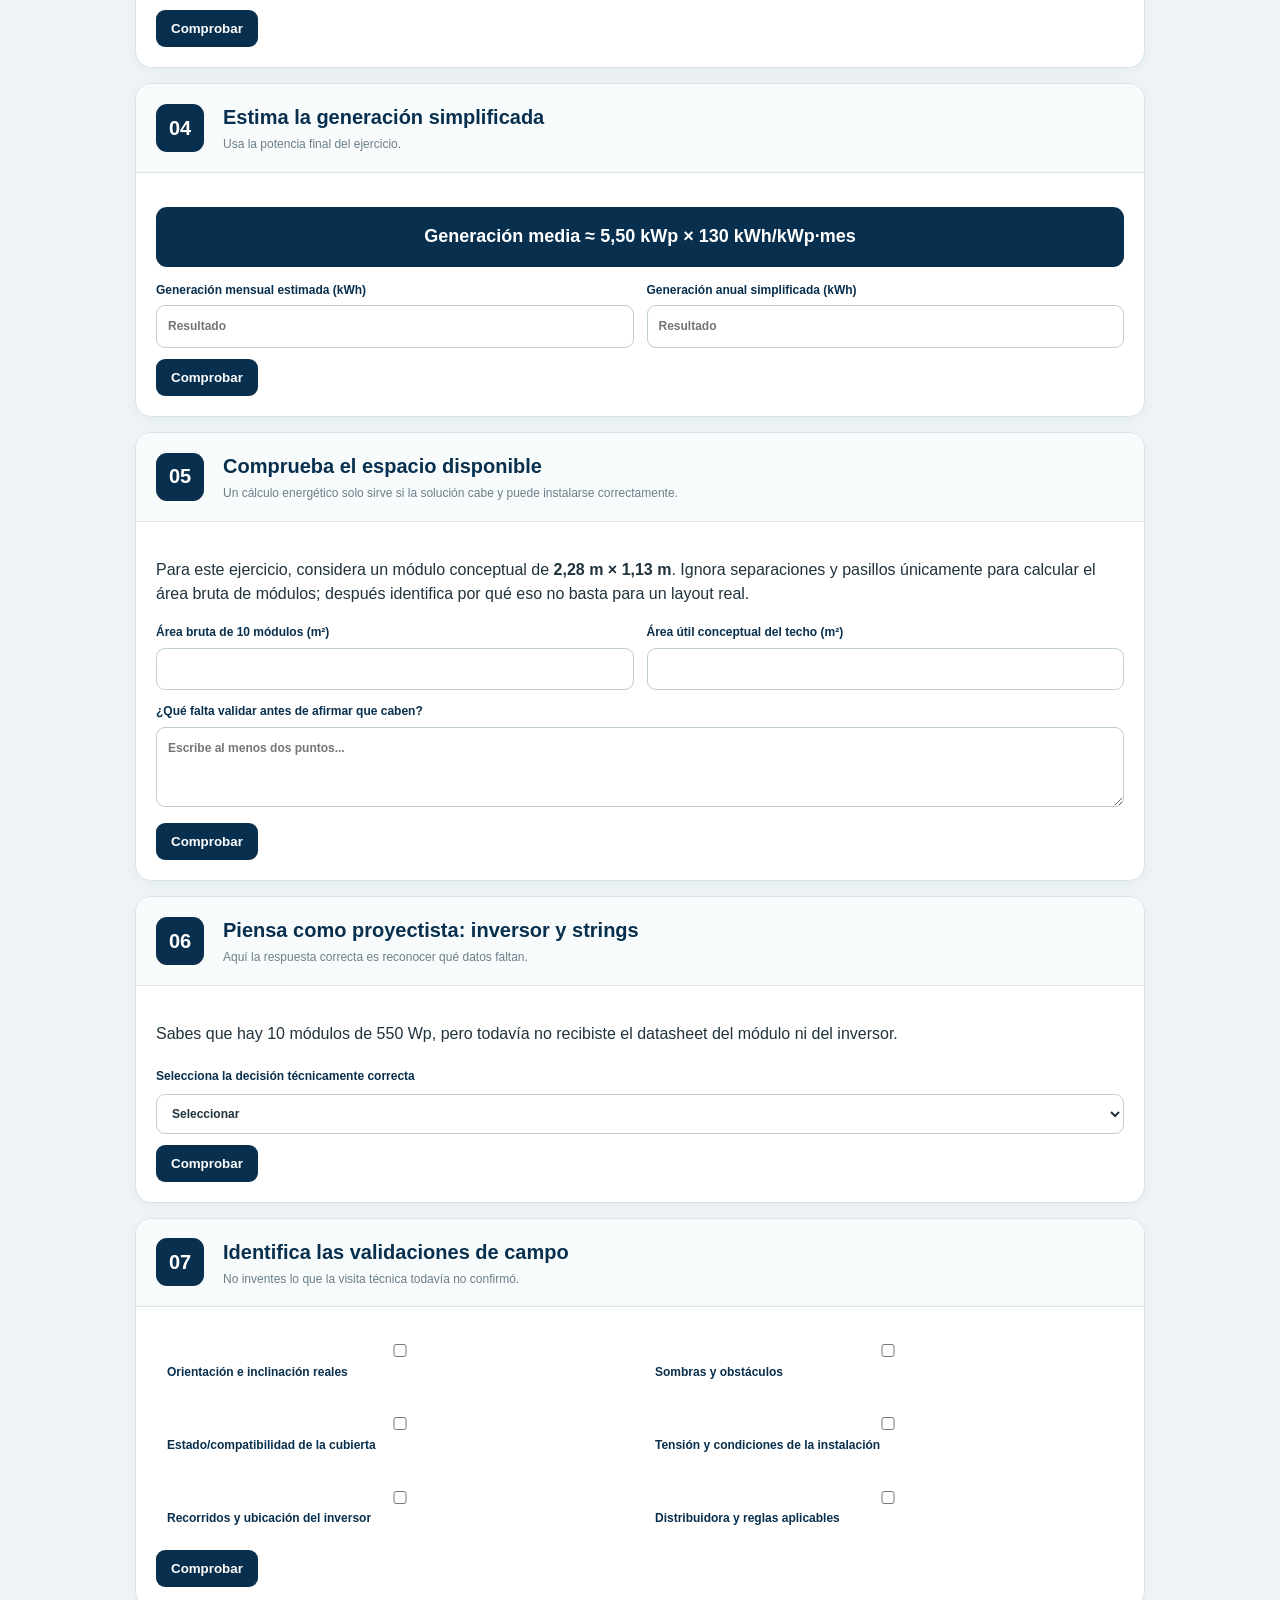
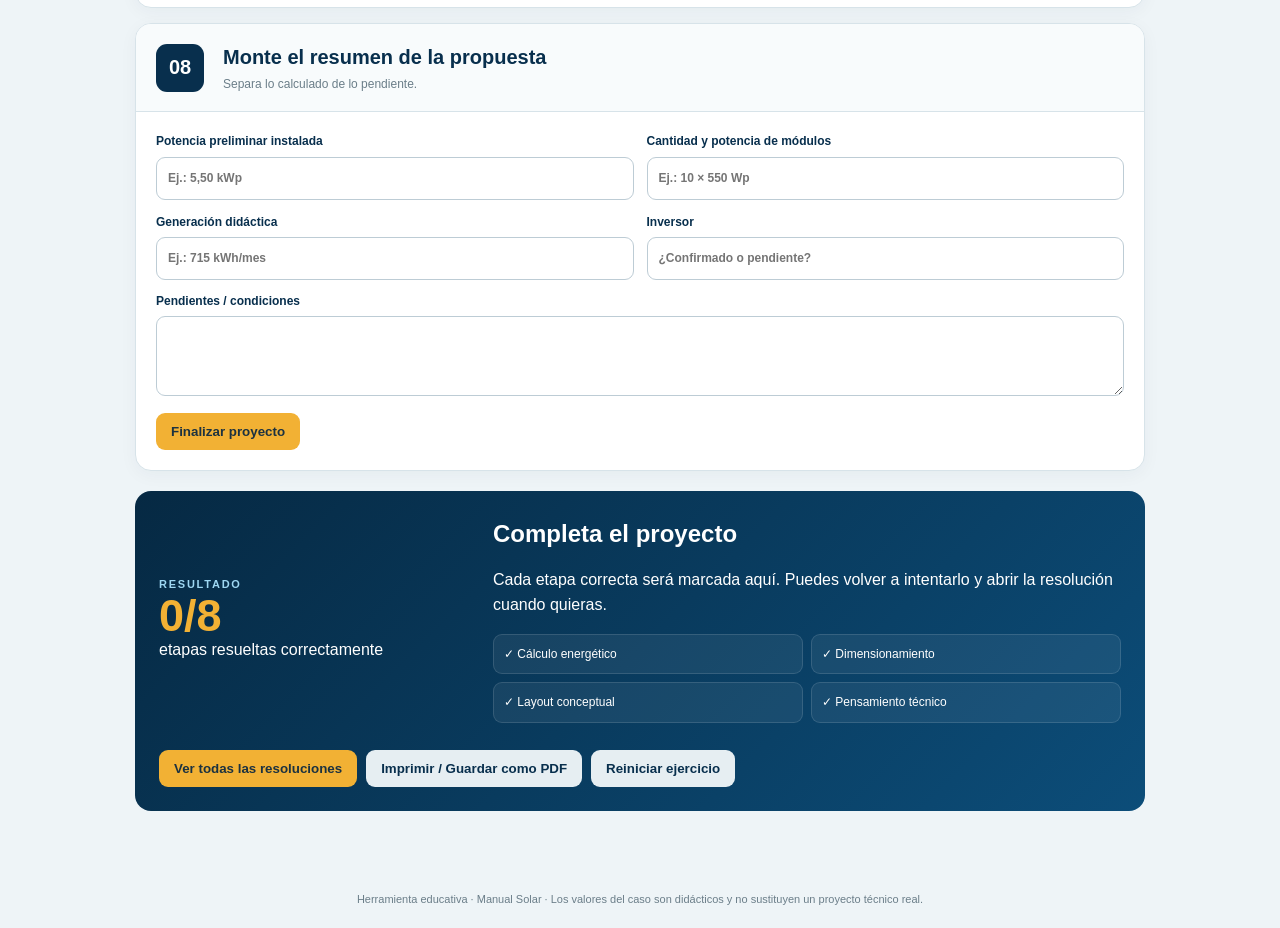
<file: bonus3-proyectosolar.html>
<!doctype html>
<html lang="es">
<head>
<meta charset="utf-8"><meta name="viewport" content="width=device-width,initial-scale=1">
<title>Proyecto Solar Interactivo Paso a Paso</title>
<style>
:root{--navy:#082f4d;--navy2:#062943;--blue:#126d9d;--gold:#f2b134;--bg:#eef4f7;--card:#fff;--ink:#20323d;--muted:#6b7e89;--line:#d7e3e9;--green:#187454;--red:#a8483c;--soft:#f7fafb}
*{box-sizing:border-box}body{margin:0;font-family:Arial,Helvetica,sans-serif;background:var(--bg);color:var(--ink);line-height:1.55}.wrap{max-width:1050px;margin:auto}
.hero{background:linear-gradient(135deg,var(--navy2),#0c4d79);color:#fff;padding:45px 20px 60px}.eyebrow{font-size:11px;letter-spacing:.16em;font-weight:900;color:#9ed7f2}.hero h1{font-size:43px;line-height:1.04;margin:10px 0 14px}.hero p{max-width:760px;color:#d9eaf2;margin:0}
.progressbox{background:#fff;border:1px solid var(--line);border-radius:15px;padding:15px 18px;box-shadow:0 8px 30px #06294322;margin:-27px 20px 0;position:sticky;top:8px;z-index:10}.progressbox>div:first-child{display:flex;justify-content:space-between;font-size:13px;font-weight:800;color:var(--navy)}.bar{height:9px;background:#e7eef2;border-radius:20px;overflow:hidden;margin-top:9px}.bar i{display:block;width:0;height:100%;background:var(--gold);transition:.25s}
main{padding:25px 20px 60px}.case{background:#fff;border:1px solid var(--line);border-radius:16px;padding:22px;margin-bottom:18px}.case h2,.step h2{color:var(--navy);margin:0 0 10px}.casegrid{display:grid;grid-template-columns:repeat(4,1fr);gap:10px;margin-top:15px}.metric{background:#f5f9fb;border:1px solid var(--line);border-radius:10px;padding:12px}.metric b{display:block;color:var(--blue);font-size:20px}
.step{background:#fff;border:1px solid var(--line);border-radius:16px;margin:15px 0;overflow:hidden;box-shadow:0 4px 18px #15374d0b}.stephead{display:grid;grid-template-columns:54px 1fr;gap:13px;padding:18px 20px;background:#f8fbfc;border-bottom:1px solid var(--line);align-items:center}.num{height:48px;width:48px;border-radius:11px;background:var(--navy);color:#fff;font-size:20px;font-weight:900;display:flex;align-items:center;justify-content:center}.stephead h2{font-size:20px;margin:0}.stephead p{margin:2px 0 0;font-size:12px;color:var(--muted)}.content{padding:20px}
.grid2{display:grid;grid-template-columns:1fr 1fr;gap:13px}.grid3{display:grid;grid-template-columns:repeat(3,1fr);gap:13px}
label{font-size:12px;font-weight:800;color:var(--navy)}input,select,textarea{width:100%;margin-top:6px;border:1px solid #bdccd5;border-radius:9px;padding:11px;font:inherit;color:var(--ink);background:#fff}textarea{min-height:80px}
.formula{background:var(--navy);color:#fff;border-radius:11px;padding:16px;text-align:center;font-size:18px;font-weight:800;margin:14px 0}.hint{background:#fff8e8;border-left:4px solid var(--gold);padding:12px 14px;border-radius:8px;font-size:13px;margin:13px 0}.feedback{display:none;border-radius:9px;padding:11px 13px;margin-top:11px;font-size:13px}.feedback.ok{display:block;background:#eef8f4;border-left:4px solid var(--green)}.feedback.bad{display:block;background:#fff1ef;border-left:4px solid var(--red)}
.btn{border:0;border-radius:9px;padding:11px 15px;font-weight:900;cursor:pointer;background:var(--navy);color:#fff;margin-top:11px}.btn.gold{background:var(--gold);color:#1c3240}.btn.light{background:#e6eef2;color:var(--navy)}
.solution{display:none;background:#edf7fb;border:1px solid #bdd9e7;border-radius:11px;padding:15px;margin-top:12px}.solution.show{display:block}.solution h3{color:var(--navy);margin:0 0 7px;font-size:15px}
.result{background:linear-gradient(135deg,var(--navy2),#0c4d79);color:#fff;border-radius:16px;padding:24px;margin-top:20px}.result h2{margin:0 0 8px}.score{font-size:45px;font-weight:900;color:var(--gold);line-height:1}.resultgrid{display:grid;grid-template-columns:1fr 2fr;gap:20px;align-items:center}.checks{display:grid;grid-template-columns:repeat(2,1fr);gap:8px}.check{background:#ffffff10;border:1px solid #ffffff20;border-radius:9px;padding:10px;font-size:12px}
.actions{display:flex;gap:9px;flex-wrap:wrap;margin-top:16px}
footer{text-align:center;color:var(--muted);font-size:11px;padding:20px}
@media(max-width:700px){.hero h1{font-size:34px}.casegrid,.grid2,.grid3,.resultgrid,.checks{grid-template-columns:1fr}.progressbox{margin:-27px 0 0;top:0;border-radius:0}.stephead{grid-template-columns:48px 1fr}}
@media print{.progressbox,.btn,.actions,footer{display:none}.hero{background:#fff!important;color:var(--navy);padding:20px}.hero p,.eyebrow{color:#667}.step,.case{box-shadow:none;break-inside:avoid}.solution{display:block}.result{background:#fff!important;color:var(--navy);border:1px solid #ccc}.score{color:var(--navy)}}
</style>
</head>
<body>
<section class="hero"><div class="wrap"><div class="eyebrow">BONUS 3 · MANUAL SOLAR</div><h1>Proyecto Solar Interactivo<br>Paso a Paso</h1><p>Ahora tú haces el proyecto. Analiza el caso, toma decisiones y compara tus resultados con la resolución guiada.</p></div></section>
<div class="wrap progressbox"><div><span>Progreso del proyecto</span><span id="pct">0%</span></div><div class="bar"><i id="bar"></i></div></div>
<main class="wrap">
<section class="case"><div class="eyebrow" style="color:var(--blue)">CASO PRÁCTICO · CLIENTE: SOFÍA</div><h2>Tu misión</h2><p>Sofía quiere estudiar un sistema fotovoltaico conectado a red para su vivienda. Los datos siguientes son <b>didácticos</b>. Tu trabajo es construir un dimensionamiento preliminar y reconocer qué información todavía debe validarse antes de un proyecto real.</p>
<div class="casegrid"><div class="metric"><b>680</b>kWh/mes de referencia</div><div class="metric"><b>130</b>kWh/kWp·mes*</div><div class="metric"><b>550</b>Wp por módulo</div><div class="metric"><b>7,8 × 6,0 m</b>área útil conceptual</div></div>
<div class="hint">* La producción específica de 130 kWh/kWp·mes es un <b>supuesto didáctico</b> entregado para este ejercicio. En un proyecto real debe obtenerse mediante una fuente/simulación adecuada a la ubicación y configuración.</div></section>

<section class="step" data-step="1"><div class="stephead"><div class="num">01</div><div><h2>Analiza la energía objetivo</h2><p>Empieza por entender qué dato representa el consumo.</p></div></div><div class="content">
<div class="grid2"><label>Consumo mensual de referencia (kWh)<input id="consumo" type="number" placeholder="Escribe el dato del caso"></label><label>Consumo anual equivalente (kWh)<input id="anual" type="number" placeholder="Calcula 12 meses"></label></div>
<button class="btn" onclick="check1()">Comprobar</button><div id="fb1" class="feedback"></div>
<div class="solution" id="sol1"><h3>Resolución</h3><p>680 kWh/mes × 12 = <b>8.160 kWh/año</b>. Es una referencia simplificada. En un proyecto real conviene revisar el histórico mensual y cambios futuros de consumo.</p></div>
</div></section>

<section class="step" data-step="2"><div class="stephead"><div class="num">02</div><div><h2>Calcula la potencia fotovoltaica inicial</h2><p>Relaciona energía objetivo y producción específica.</p></div></div><div class="content">
<div class="formula">Potencia inicial = Energía mensual ÷ Producción específica</div>
<div class="grid2"><label>Producción específica (kWh/kWp·mes)<input id="yield" type="number" placeholder="Dato del ejercicio"></label><label>Potencia inicial calculada (kWp)<input id="kwp" type="number" step=".01" placeholder="Resultado"></label></div>
<button class="btn" onclick="check2()">Comprobar</button><div id="fb2" class="feedback"></div>
<div class="solution" id="sol2"><h3>Resolución</h3><p>680 ÷ 130 = <b>5,23 kWp</b> aproximadamente. Todavía no es la potencia final porque debemos convertirla en una cantidad entera de módulos.</p></div>
</div></section>

<section class="step" data-step="3"><div class="stephead"><div class="num">03</div><div><h2>Selecciona la cantidad de módulos</h2><p>Convierte kWp en módulos reales.</p></div></div><div class="content">
<div class="formula">Cantidad teórica = 5,23 kWp ÷ 0,55 kWp/módulo ≈ 9,51 módulos</div>
<div class="grid3"><label>Potencia del módulo (Wp)<input id="wp" type="number" placeholder="Dato del caso"></label><label>Cantidad elegida<select id="mods"><option value="">Seleccionar</option><option>9</option><option>10</option><option>11</option></select></label><label>Potencia instalada final (kWp)<input id="finalkwp" type="number" step=".01" placeholder="Calcula"></label></div>
<button class="btn" onclick="check3()">Comprobar</button><div id="fb3" class="feedback"></div>
<div class="solution" id="sol3"><h3>Resolución didáctica</h3><p>Elegimos <b>10 módulos × 550 Wp = 5,50 kWp</b>. Redondear no es una regla automática: en un proyecto real debes comparar generación, espacio, objetivo del cliente, regulación y compatibilidad eléctrica.</p></div>
</div></section>

<section class="step" data-step="4"><div class="stephead"><div class="num">04</div><div><h2>Estima la generación simplificada</h2><p>Usa la potencia final del ejercicio.</p></div></div><div class="content">
<div class="formula">Generación media ≈ 5,50 kWp × 130 kWh/kWp·mes</div>
<div class="grid2"><label>Generación mensual estimada (kWh)<input id="genm" type="number" placeholder="Resultado"></label><label>Generación anual simplificada (kWh)<input id="gena" type="number" placeholder="Resultado"></label></div>
<button class="btn" onclick="check4()">Comprobar</button><div id="fb4" class="feedback"></div>
<div class="solution" id="sol4"><h3>Resolución</h3><p>5,50 × 130 = <b>715 kWh/mes</b>. En una simplificación anual: 715 × 12 = <b>8.580 kWh/año</b>. Una simulación real debe reflejar ubicación, geometría, pérdidas y estacionalidad.</p></div>
</div></section>

<section class="step" data-step="5"><div class="stephead"><div class="num">05</div><div><h2>Comprueba el espacio disponible</h2><p>Un cálculo energético solo sirve si la solución cabe y puede instalarse correctamente.</p></div></div><div class="content">
<p>Para este ejercicio, considera un módulo conceptual de <b>2,28 m × 1,13 m</b>. Ignora separaciones y pasillos únicamente para calcular el área bruta de módulos; después identifica por qué eso no basta para un layout real.</p>
<div class="grid2"><label>Área bruta de 10 módulos (m²)<input id="areamod" type="number" step=".1"></label><label>Área útil conceptual del techo (m²)<input id="areatecho" type="number" step=".1"></label></div>
<label style="display:block;margin-top:12px">¿Qué falta validar antes de afirmar que caben?<textarea id="layout" placeholder="Escribe al menos dos puntos..."></textarea></label>
<button class="btn" onclick="check5()">Comprobar</button><div id="fb5" class="feedback"></div>
<div class="solution" id="sol5"><h3>Resolución</h3><p>Área bruta aproximada de módulos: 2,28 × 1,13 × 10 = <b>25,76 m²</b>. Área conceptual del techo: 7,8 × 6,0 = <b>46,8 m²</b>. Pero comparar áreas no demuestra que los módulos caben: faltan geometría real, orientación de montaje, obstáculos, bordes, accesos, estructura y dimensiones exactas.</p></div>
</div></section>

<section class="step" data-step="6"><div class="stephead"><div class="num">06</div><div><h2>Piensa como proyectista: inversor y strings</h2><p>Aquí la respuesta correcta es reconocer qué datos faltan.</p></div></div><div class="content">
<p>Sabes que hay 10 módulos de 550 Wp, pero todavía no recibiste el datasheet del módulo ni del inversor.</p>
<label>Selecciona la decisión técnicamente correcta<select id="inv"><option value="">Seleccionar</option><option value="a">Elegir cualquier inversor de 5 kW porque el sistema tiene 5,5 kWp</option><option value="b">Validar Voc, Vmp, Isc, Imp, temperatura, rango MPPT, tensión y corrientes máximas con datasheets reales</option><option value="c">Usar 10 módulos en un string sin hacer ninguna otra comprobación</option></select></label>
<button class="btn" onclick="check6()">Comprobar</button><div id="fb6" class="feedback"></div>
<div class="solution" id="sol6"><h3>Resolución</h3><p>La opción correcta es <b>validar todos los parámetros con datasheets reales</b>. La potencia nominal por sí sola no confirma compatibilidad eléctrica ni configuración de strings.</p></div>
</div></section>

<section class="step" data-step="7"><div class="stephead"><div class="num">07</div><div><h2>Identifica las validaciones de campo</h2><p>No inventes lo que la visita técnica todavía no confirmó.</p></div></div><div class="content">
<div class="checks">
<label class="check"><input type="checkbox" class="valid"> Orientación e inclinación reales</label><label class="check"><input type="checkbox" class="valid"> Sombras y obstáculos</label><label class="check"><input type="checkbox" class="valid"> Estado/compatibilidad de la cubierta</label><label class="check"><input type="checkbox" class="valid"> Tensión y condiciones de la instalación</label><label class="check"><input type="checkbox" class="valid"> Recorridos y ubicación del inversor</label><label class="check"><input type="checkbox" class="valid"> Distribuidora y reglas aplicables</label>
</div><button class="btn" onclick="check7()">Comprobar</button><div id="fb7" class="feedback"></div>
<div class="solution" id="sol7"><h3>Resolución</h3><p>Todos estos puntos deben confirmarse. Un dimensionamiento preliminar no reemplaza visita, ingeniería ni verificación regulatoria.</p></div>
</div></section>

<section class="step" data-step="8"><div class="stephead"><div class="num">08</div><div><h2>Monte el resumen de la propuesta</h2><p>Separa lo calculado de lo pendiente.</p></div></div><div class="content">
<div class="grid2"><label>Potencia preliminar instalada<input id="propkwp" placeholder="Ej.: 5,50 kWp"></label><label>Cantidad y potencia de módulos<input id="propmods" placeholder="Ej.: 10 × 550 Wp"></label><label>Generación didáctica<input id="propgen" placeholder="Ej.: 715 kWh/mes"></label><label>Inversor<input id="propinv" placeholder="¿Confirmado o pendiente?"></label></div>
<label style="display:block;margin-top:12px">Pendientes / condiciones<textarea id="proppend"></textarea></label>
<button class="btn gold" onclick="check8()">Finalizar proyecto</button><div id="fb8" class="feedback"></div>
<div class="solution" id="sol8"><h3>Ejemplo de resumen correcto</h3><p><b>Sistema preliminar:</b> 5,50 kWp · 10 módulos de 550 Wp · generación didáctica ≈715 kWh/mes. <b>Inversor:</b> pendiente de selección y validación con datasheets. <b>Pendientes:</b> visita técnica, layout definitivo, simulación local, diseño eléctrico y reglas de conexión de la distribuidora.</p></div>
</div></section>

<section class="result"><div class="resultgrid"><div><div class="eyebrow">RESULTADO</div><div class="score"><span id="score">0</span>/8</div><div>etapas resueltas correctamente</div></div><div><h2 id="resultTitle">Completa el proyecto</h2><p id="resultText">Cada etapa correcta será marcada aquí. Puedes volver a intentarlo y abrir la resolución cuando quieras.</p><div class="checks"><div class="check">✓ Cálculo energético</div><div class="check">✓ Dimensionamiento</div><div class="check">✓ Layout conceptual</div><div class="check">✓ Pensamiento técnico</div></div></div></div>
<div class="actions"><button class="btn gold" onclick="showAll()">Ver todas las resoluciones</button><button class="btn light" onclick="window.print()">Imprimir / Guardar como PDF</button><button class="btn light" onclick="resetAll()">Reiniciar ejercicio</button></div></section>
</main>
<footer>Herramienta educativa · Manual Solar · Los valores del caso son didácticos y no sustituyen un proyecto técnico real.</footer>
<script>
let correct=new Set();
function near(v,t,tol=.03){return Math.abs(Number(v)-t)<=tol}
function feedback(n,ok,msg){const e=document.getElementById('fb'+n);e.className='feedback '+(ok?'ok':'bad');e.innerHTML=(ok?'✓ ':'✕ ')+msg;if(ok)correct.add(n);else correct.delete(n);update()}
function update(){const n=correct.size;document.getElementById('score').textContent=n;document.getElementById('bar').style.width=(n/8*100)+'%';document.getElementById('pct').textContent=Math.round(n/8*100)+'%';const t=document.getElementById('resultTitle'),p=document.getElementById('resultText');if(n===8){t.textContent='Proyecto completado';p.textContent='Completaste las ocho etapas. El punto más importante es distinguir un cálculo preliminar de un proyecto validado.'}else if(n>=5){t.textContent='Vas muy bien';p.textContent='Revisa las etapas pendientes y compara tus decisiones con la resolución.'}else{t.textContent='Completa el proyecto';p.textContent='Cada etapa correcta será marcada aquí. Puedes volver a intentarlo y abrir la resolución cuando quieras.'}}
function check1(){let ok=near(consumo.value,680,0.1)&&near(anual.value,8160,1);feedback(1,ok,ok?'Consumo y equivalente anual correctos.':'Revisa el dato mensual y multiplícalo por 12.')}
function check2(){let ok=near(yield.value,130,.1)&&near(kwp.value,680/130,.03);feedback(2,ok,ok?'Potencia inicial correcta: aproximadamente 5,23 kWp.':'Usa 680 ÷ 130.')}
function check3(){let ok=Number(wp.value)===550&&mods.value==='10'&&near(finalkwp.value,5.5,.01);feedback(3,ok,ok?'Configuración didáctica correcta: 10 módulos = 5,50 kWp.':'Para este ejercicio, compara 9,51 módulos teóricos y elige 10; luego calcula 10 × 550 Wp.')}
function check4(){let ok=near(genm.value,715,.5)&&near(gena.value,8580,2);feedback(4,ok,ok?'Estimación simplificada correcta.':'Calcula 5,50 × 130 y después multiplica por 12.')}
function check5(){let txt=layout.value.toLowerCase(),words=['obst','borde','acceso','dimension','orient','estructura','geometr','sombra'];let concepts=words.filter(w=>txt.includes(w)).length;let ok=near(areamod.value,25.764,0.15)&&near(areatecho.value,46.8,.1)&&concepts>=2;feedback(5,ok,ok?'Bien: calculaste las áreas y reconociste que el layout necesita más verificaciones.':'Revisa las dos áreas y menciona al menos dos factores de layout, como obstáculos, bordes, accesos, dimensiones, geometría u orientación.')}
function check6(){let ok=inv.value==='b';feedback(6,ok,ok?'Correcto. La compatibilidad se valida con parámetros eléctricos y datasheets reales.':'La potencia nominal no basta para elegir inversor ni string.')}
function check7(){let a=[...document.querySelectorAll('.valid')];let ok=a.every(x=>x.checked);feedback(7,ok,ok?'Correcto: todos estos datos deben verificarse.':'Marca todas las validaciones que todavía forman parte del proyecto real.')}
function check8(){let vals=[propkwp.value,propmods.value,propgen.value,propinv.value,proppend.value].map(x=>x.trim());let invtxt=propinv.value.toLowerCase();let ok=vals.every(Boolean)&&(invtxt.includes('pend')||invtxt.includes('valid')||invtxt.includes('datasheet'));feedback(8,ok,ok?'Resumen completo. Has separado datos preliminares de las validaciones pendientes.':'Completa todos los campos y deja claro que el inversor todavía debe seleccionarse/validarse.');if(ok)document.getElementById('sol8').classList.add('show')}
function showAll(){document.querySelectorAll('.solution').forEach(x=>x.classList.add('show'))}
function resetAll(){if(confirm('¿Reiniciar todo el ejercicio?')){document.querySelectorAll('input,textarea').forEach(x=>{if(x.type==='checkbox')x.checked=false;else x.value=''});document.querySelectorAll('select').forEach(x=>x.value='');document.querySelectorAll('.feedback').forEach(x=>{x.className='feedback';x.innerHTML=''});document.querySelectorAll('.solution').forEach(x=>x.classList.remove('show'));correct.clear();update();window.scrollTo({top:0,behavior:'smooth'})}}
update();
</script>
</body></html>
</file>
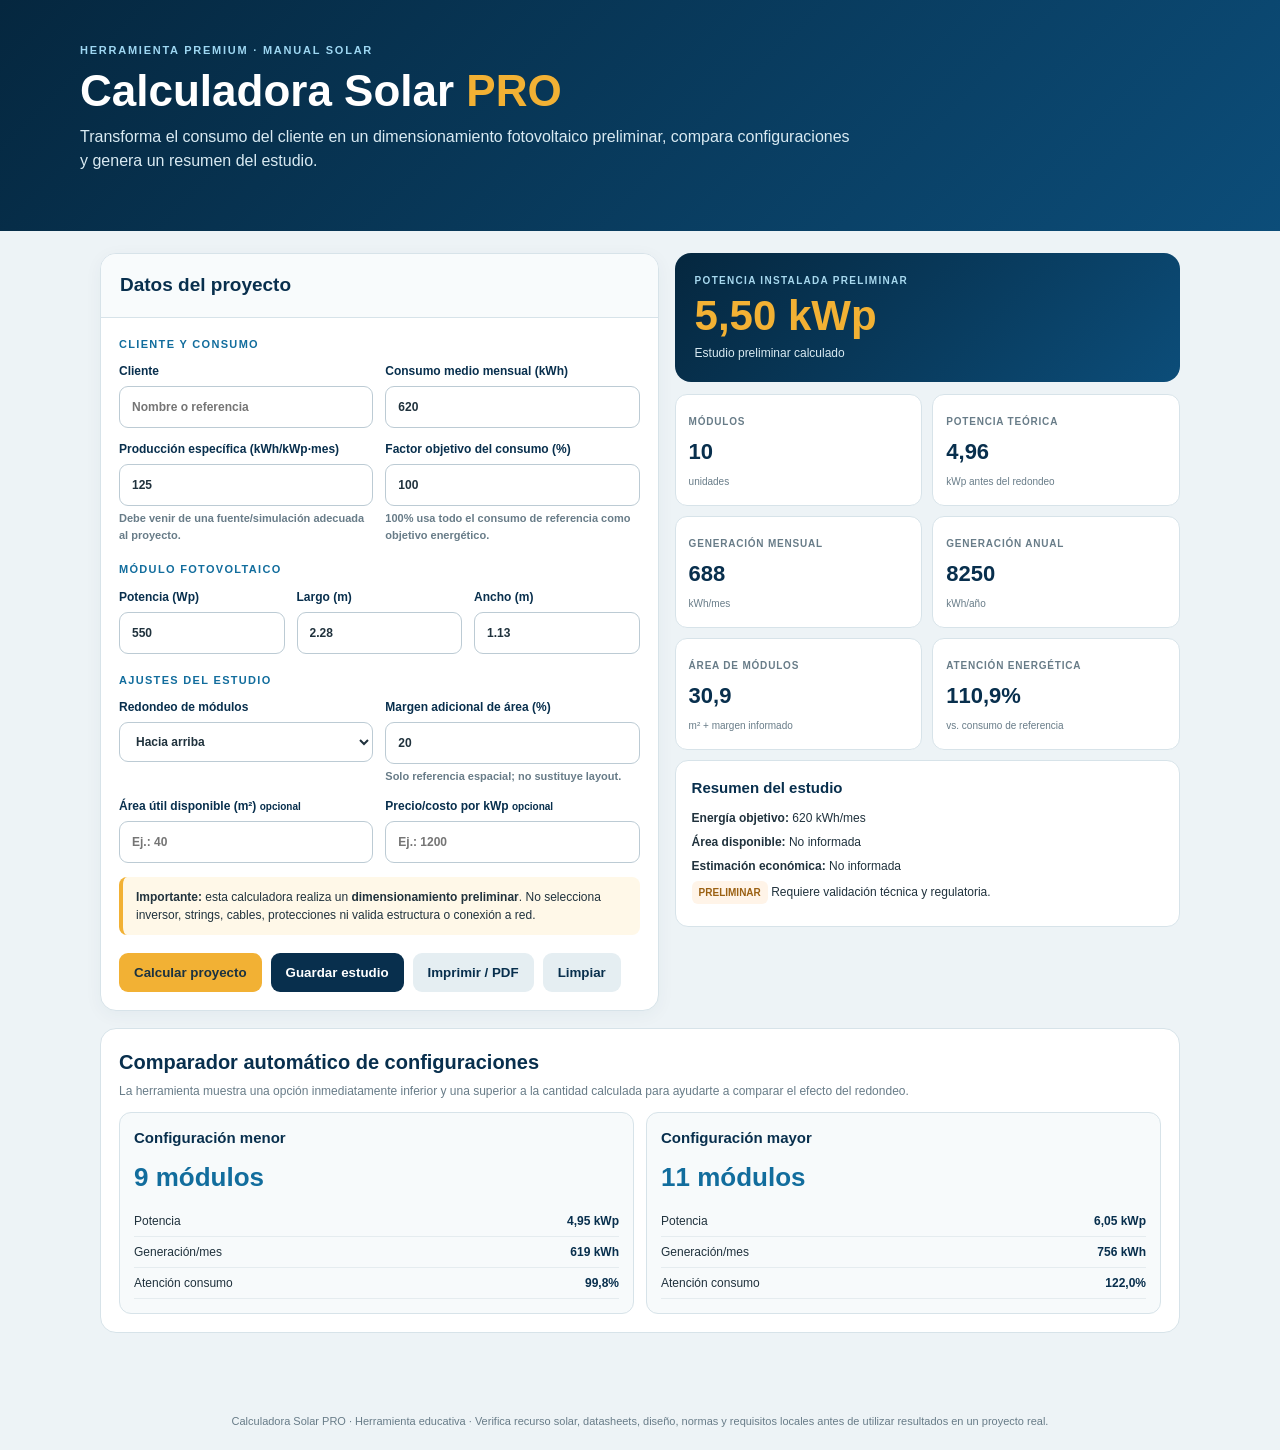
<file: calculadorasolarPRO.html>
<!doctype html>
<html lang="es">
<head>
<meta charset="utf-8"><meta name="viewport" content="width=device-width,initial-scale=1">
<title>Calculadora Solar PRO</title>
<style>
:root{--navy:#082f4d;--navy2:#05273f;--blue:#126d9d;--gold:#f2b134;--bg:#edf3f6;--card:#fff;--ink:#20323d;--muted:#687c88;--line:#d7e3e9;--green:#187454;--red:#a8483c;--soft:#f7fafb}
*{box-sizing:border-box}body{margin:0;font-family:Arial,Helvetica,sans-serif;background:var(--bg);color:var(--ink);line-height:1.5}.wrap{max-width:1120px;margin:auto}
.hero{background:linear-gradient(135deg,var(--navy2),#0c4d79);color:#fff;padding:42px 20px 58px}.eyebrow{font-size:11px;letter-spacing:.16em;font-weight:900;color:#9ed7f2}.hero h1{font-size:44px;line-height:1.04;margin:9px 0 12px}.hero p{max-width:780px;color:#d9eaf2;margin:0}.pro{color:var(--gold)}
main{padding:22px 20px 60px}.layout{display:grid;grid-template-columns:1.05fr .95fr;gap:16px;align-items:start}.panel{background:#fff;border:1px solid var(--line);border-radius:16px;overflow:hidden;box-shadow:0 4px 18px #15374d0c}.panel h2{font-size:19px;color:var(--navy);margin:0;padding:17px 19px;background:#f8fbfc;border-bottom:1px solid var(--line)}.content{padding:18px}.grid2{display:grid;grid-template-columns:1fr 1fr;gap:12px}.grid3{display:grid;grid-template-columns:repeat(3,1fr);gap:12px}
label{display:block;font-size:12px;font-weight:800;color:var(--navy)}input,select{width:100%;margin-top:6px;padding:11px 12px;border:1px solid #bccbd4;border-radius:9px;font:inherit;color:var(--ink);background:#fff}.help{font-size:11px;color:var(--muted);margin-top:4px}.section-title{font-size:11px;letter-spacing:.12em;font-weight:900;color:var(--blue);margin:18px 0 10px;text-transform:uppercase}.section-title:first-child{margin-top:0}
.btns{display:flex;gap:9px;flex-wrap:wrap;margin-top:18px}.btn{border:0;border-radius:9px;padding:12px 15px;font-weight:900;cursor:pointer;background:var(--navy);color:#fff}.btn.gold{background:var(--gold);color:#1b3240}.btn.light{background:#e5eef2;color:var(--navy)}
.note{background:#fff8e8;border-left:4px solid var(--gold);padding:11px 13px;border-radius:8px;font-size:12px;margin-top:14px}
.results{position:sticky;top:12px}.heroresult{background:linear-gradient(135deg,var(--navy2),#0c4d79);color:#fff;padding:20px;border-radius:16px;margin-bottom:12px}.heroresult .label{font-size:10px;letter-spacing:.13em;color:#a7d8ee;font-weight:900}.big{font-size:42px;font-weight:900;color:var(--gold);line-height:1;margin:7px 0}.heroresult p{font-size:12px;color:#d9eaf2;margin:0}
.metrics{display:grid;grid-template-columns:1fr 1fr;gap:10px}.metric{background:#fff;border:1px solid var(--line);border-radius:12px;padding:13px}.metric span{font-size:10px;text-transform:uppercase;letter-spacing:.08em;color:var(--muted);font-weight:800}.metric b{display:block;font-size:22px;color:var(--navy);margin-top:3px}.metric small{font-size:10px;color:var(--muted)}
.summary{background:#fff;border:1px solid var(--line);border-radius:13px;padding:16px;margin-top:10px}.summary h3{margin:0 0 9px;color:var(--navy);font-size:15px}.summary p{font-size:12px;margin:6px 0}.status{display:inline-block;padding:4px 7px;border-radius:6px;font-size:10px;font-weight:900;background:#eef8f4;color:var(--green)}.warn{background:#fff4e8;color:#9b6113}
.compare{margin-top:17px;background:#fff;border:1px solid var(--line);border-radius:16px;padding:18px}.compare h2{margin:0 0 5px;color:var(--navy);font-size:20px}.compare>p{font-size:12px;color:var(--muted);margin-top:0}.comparegrid{display:grid;grid-template-columns:1fr 1fr;gap:12px}.option{border:1px solid var(--line);border-radius:12px;padding:14px;background:var(--soft)}.option h3{margin:0 0 9px;color:var(--navy);font-size:15px}.option .n{font-size:26px;font-weight:900;color:var(--blue)}table{width:100%;border-collapse:collapse;font-size:12px;margin-top:9px}td{padding:6px 0;border-bottom:1px solid #e5ecef}td:last-child{text-align:right;font-weight:800;color:var(--navy)}
footer{text-align:center;color:var(--muted);font-size:11px;padding:20px}
@media(max-width:820px){.layout{grid-template-columns:1fr}.results{position:static}.grid3{grid-template-columns:1fr}.hero h1{font-size:36px}}
@media(max-width:560px){.grid2,.comparegrid,.metrics{grid-template-columns:1fr}}
@media print{body{background:#fff}.hero{background:#fff!important;color:var(--navy);padding:20px}.hero p,.eyebrow{color:#667}.layout{display:block}.panel{box-shadow:none;margin-bottom:12px}.results{position:static}.btns,footer{display:none}.heroresult{background:#fff!important;color:var(--navy);border:1px solid #ccc}.heroresult p,.heroresult .label{color:#667}.big{color:var(--navy)}}
</style>
</head>
<body>
<section class="hero"><div class="wrap"><div class="eyebrow">HERRAMIENTA PREMIUM · MANUAL SOLAR</div><h1>Calculadora Solar <span class="pro">PRO</span></h1><p>Transforma el consumo del cliente en un dimensionamiento fotovoltaico preliminar, compara configuraciones y genera un resumen del estudio.</p></div></section>
<main class="wrap">
<div class="layout">
<section class="panel"><h2>Datos del proyecto</h2><div class="content">
<div class="section-title">Cliente y consumo</div>
<div class="grid2"><label>Cliente<input id="cliente" placeholder="Nombre o referencia"></label><label>Consumo medio mensual (kWh)<input id="consumo" type="number" min="0" step=".01" value="620"></label></div>
<div class="grid2" style="margin-top:12px"><label>Producción específica (kWh/kWp·mes)<input id="yield" type="number" min="1" step=".01" value="125"><div class="help">Debe venir de una fuente/simulación adecuada al proyecto.</div></label><label>Factor objetivo del consumo (%)<input id="objetivo" type="number" min="1" step=".1" value="100"><div class="help">100% usa todo el consumo de referencia como objetivo energético.</div></label></div>

<div class="section-title">Módulo fotovoltaico</div>
<div class="grid3"><label>Potencia (Wp)<input id="wp" type="number" min="1" value="550"></label><label>Largo (m)<input id="largo" type="number" min=".1" step=".01" value="2.28"></label><label>Ancho (m)<input id="ancho" type="number" min=".1" step=".01" value="1.13"></label></div>

<div class="section-title">Ajustes del estudio</div>
<div class="grid2"><label>Redondeo de módulos<select id="round"><option value="ceil">Hacia arriba</option><option value="nearest">Más cercano</option><option value="floor">Hacia abajo</option></select></label><label>Margen adicional de área (%)<input id="areamargin" type="number" min="0" step="1" value="20"><div class="help">Solo referencia espacial; no sustituye layout.</div></label></div>
<div class="grid2" style="margin-top:12px"><label>Área útil disponible (m²) <small>opcional</small><input id="available" type="number" min="0" step=".1" placeholder="Ej.: 40"></label><label>Precio/costo por kWp <small>opcional</small><input id="costkwp" type="number" min="0" step=".01" placeholder="Ej.: 1200"></label></div>
<div class="note"><b>Importante:</b> esta calculadora realiza un <b>dimensionamiento preliminar</b>. No selecciona inversor, strings, cables, protecciones ni valida estructura o conexión a red.</div>
<div class="btns"><button class="btn gold" onclick="calc()">Calcular proyecto</button><button class="btn" onclick="save()">Guardar estudio</button><button class="btn light" onclick="window.print()">Imprimir / PDF</button><button class="btn light" onclick="resetCalc()">Limpiar</button></div>
</div></section>

<aside class="results">
<div class="heroresult"><div class="label">POTENCIA INSTALADA PRELIMINAR</div><div class="big"><span id="rKwp">—</span> kWp</div><p id="rClient">Completa los datos y calcula el proyecto.</p></div>
<div class="metrics">
<div class="metric"><span>Módulos</span><b id="rMods">—</b><small>unidades</small></div>
<div class="metric"><span>Potencia teórica</span><b id="rNeed">—</b><small>kWp antes del redondeo</small></div>
<div class="metric"><span>Generación mensual</span><b id="rGenM">—</b><small>kWh/mes</small></div>
<div class="metric"><span>Generación anual</span><b id="rGenA">—</b><small>kWh/año</small></div>
<div class="metric"><span>Área de módulos</span><b id="rArea">—</b><small>m² + margen informado</small></div>
<div class="metric"><span>Atención energética</span><b id="rCoverage">—</b><small>vs. consumo de referencia</small></div>
</div>
<div class="summary"><h3>Resumen del estudio</h3><p><b>Energía objetivo:</b> <span id="rTarget">—</span></p><p><b>Área disponible:</b> <span id="rSpace">No informada</span></p><p><b>Estimación económica:</b> <span id="rCost">No informada</span></p><p><span class="status warn">PRELIMINAR</span> Requiere validación técnica y regulatoria.</p></div>
</aside>
</div>

<section class="compare"><h2>Comparador automático de configuraciones</h2><p>La herramienta muestra una opción inmediatamente inferior y una superior a la cantidad calculada para ayudarte a comparar el efecto del redondeo.</p>
<div class="comparegrid"><div class="option"><h3>Configuración menor</h3><div class="n"><span id="aMods">—</span> módulos</div><table><tr><td>Potencia</td><td id="aKwp">—</td></tr><tr><td>Generación/mes</td><td id="aGen">—</td></tr><tr><td>Atención consumo</td><td id="aCov">—</td></tr></table></div>
<div class="option"><h3>Configuración mayor</h3><div class="n"><span id="bMods">—</span> módulos</div><table><tr><td>Potencia</td><td id="bKwp">—</td></tr><tr><td>Generación/mes</td><td id="bGen">—</td></tr><tr><td>Atención consumo</td><td id="bCov">—</td></tr></table></div></div>
</section>
</main>
<footer>Calculadora Solar PRO · Herramienta educativa · Verifica recurso solar, datasheets, diseño, normas y requisitos locales antes de utilizar resultados en un proyecto real.</footer>
<script>
const ids=['cliente','consumo','yield','objetivo','wp','largo','ancho','round','areamargin','available','costkwp'];
function n(id){return parseFloat(document.getElementById(id).value)}
function fmt(v,d=2){return Number.isFinite(v)?v.toLocaleString('es-ES',{minimumFractionDigits:d,maximumFractionDigits:d}):'—'}
function set(id,v){document.getElementById(id).textContent=v}
function option(mods,wp,yld,cons,prefix){
 const kwp=mods*wp/1000, gen=kwp*yld, cov=gen/cons*100;
 set(prefix+'Mods',mods);set(prefix+'Kwp',fmt(kwp,2)+' kWp');set(prefix+'Gen',fmt(gen,0)+' kWh');set(prefix+'Cov',fmt(cov,1)+'%')
}
function calc(){
 const cons=n('consumo'), yld=n('yield'), obj=n('objetivo'), wp=n('wp'), l=n('largo'), w=n('ancho'), margin=n('areamargin');
 if(!(cons>0&&yld>0&&obj>0&&wp>0&&l>0&&w>0)){alert('Completa los datos obligatorios con valores mayores que cero.');return}
 const target=cons*(obj/100), need=target/yld, theoretical=need/(wp/1000);
 let mods=document.getElementById('round').value==='ceil'?Math.ceil(theoretical):document.getElementById('round').value==='floor'?Math.floor(theoretical):Math.round(theoretical);mods=Math.max(1,mods);
 const kwp=mods*wp/1000, genm=kwp*yld, gena=genm*12, area=mods*l*w*(1+margin/100), cov=genm/cons*100;
 set('rKwp',fmt(kwp,2));set('rMods',mods);set('rNeed',fmt(need,2));set('rGenM',fmt(genm,0));set('rGenA',fmt(gena,0));set('rArea',fmt(area,1));set('rCoverage',fmt(cov,1)+'%');set('rTarget',fmt(target,0)+' kWh/mes');
 set('rClient',document.getElementById('cliente').value.trim()?('Estudio preliminar · '+document.getElementById('cliente').value.trim()):'Estudio preliminar calculado');
 const av=n('available'); if(av>0)set('rSpace',(area<=av?'Compatible por área bruta de referencia':'Área de referencia superior a la disponible')+' · '+fmt(av,1)+' m² disponibles');else set('rSpace','No informada');
 const ck=n('costkwp');set('rCost',ck>=0&&document.getElementById('costkwp').value!==''?fmt(kwp*ck,2)+' unidades monetarias':'No informada');
 const low=Math.max(1,mods-1), high=mods+1;option(low,wp,yld,cons,'a');option(high,wp,yld,cons,'b');
 localStorage.setItem('solarProLast',JSON.stringify(Object.fromEntries(ids.map(i=>[i,document.getElementById(i).value]))));
}
function save(){calc();localStorage.setItem('solarProSaved',JSON.stringify(Object.fromEntries(ids.map(i=>[i,document.getElementById(i).value]))));alert('Estudio guardado en este dispositivo.')}
function resetCalc(){if(confirm('¿Limpiar todos los datos?')){ids.forEach(i=>document.getElementById(i).value='');document.getElementById('objetivo').value=100;document.getElementById('areamargin').value=20;document.getElementById('round').value='ceil';localStorage.removeItem('solarProSaved');location.reload()}}
(function(){try{const d=JSON.parse(localStorage.getItem('solarProSaved')||'null');if(d){ids.forEach(i=>{if(d[i]!=null)document.getElementById(i).value=d[i]});calc()}else calc()}catch(e){calc()}})();
</script>
</body></html>
</file>
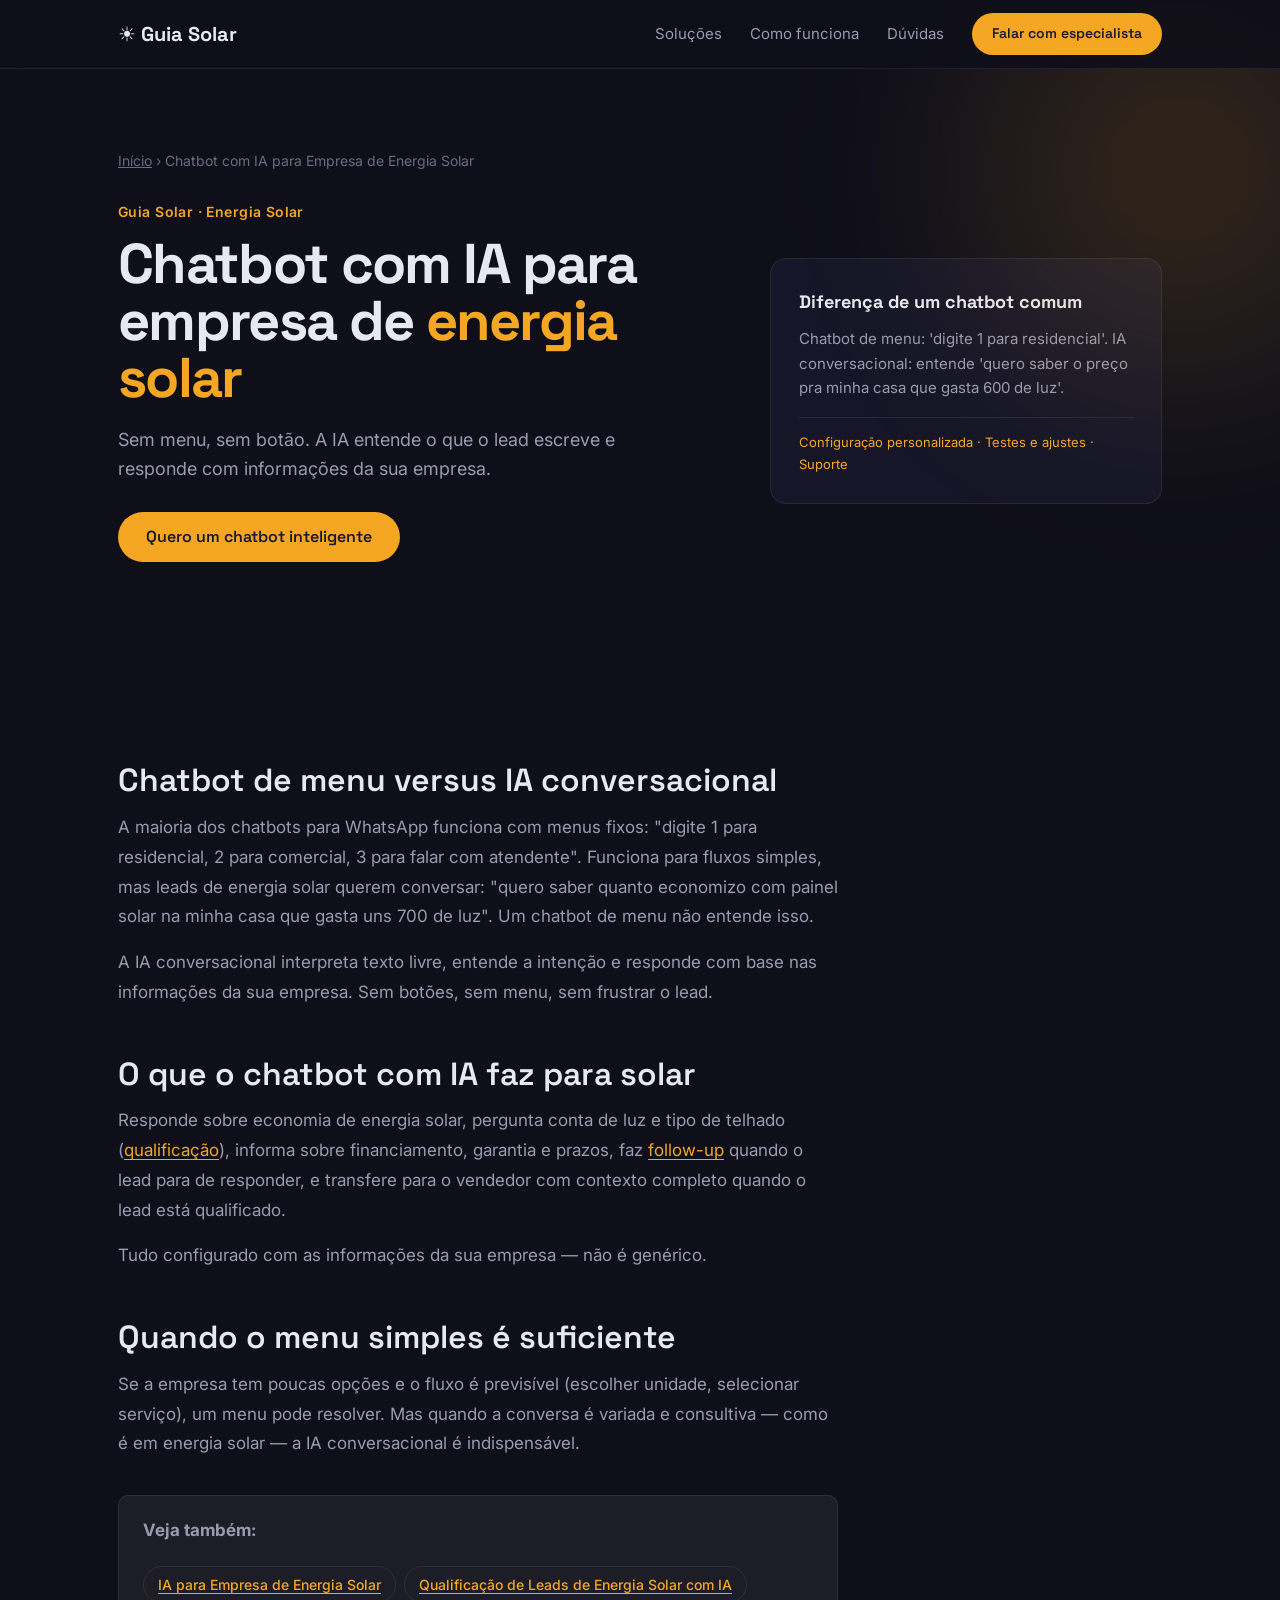
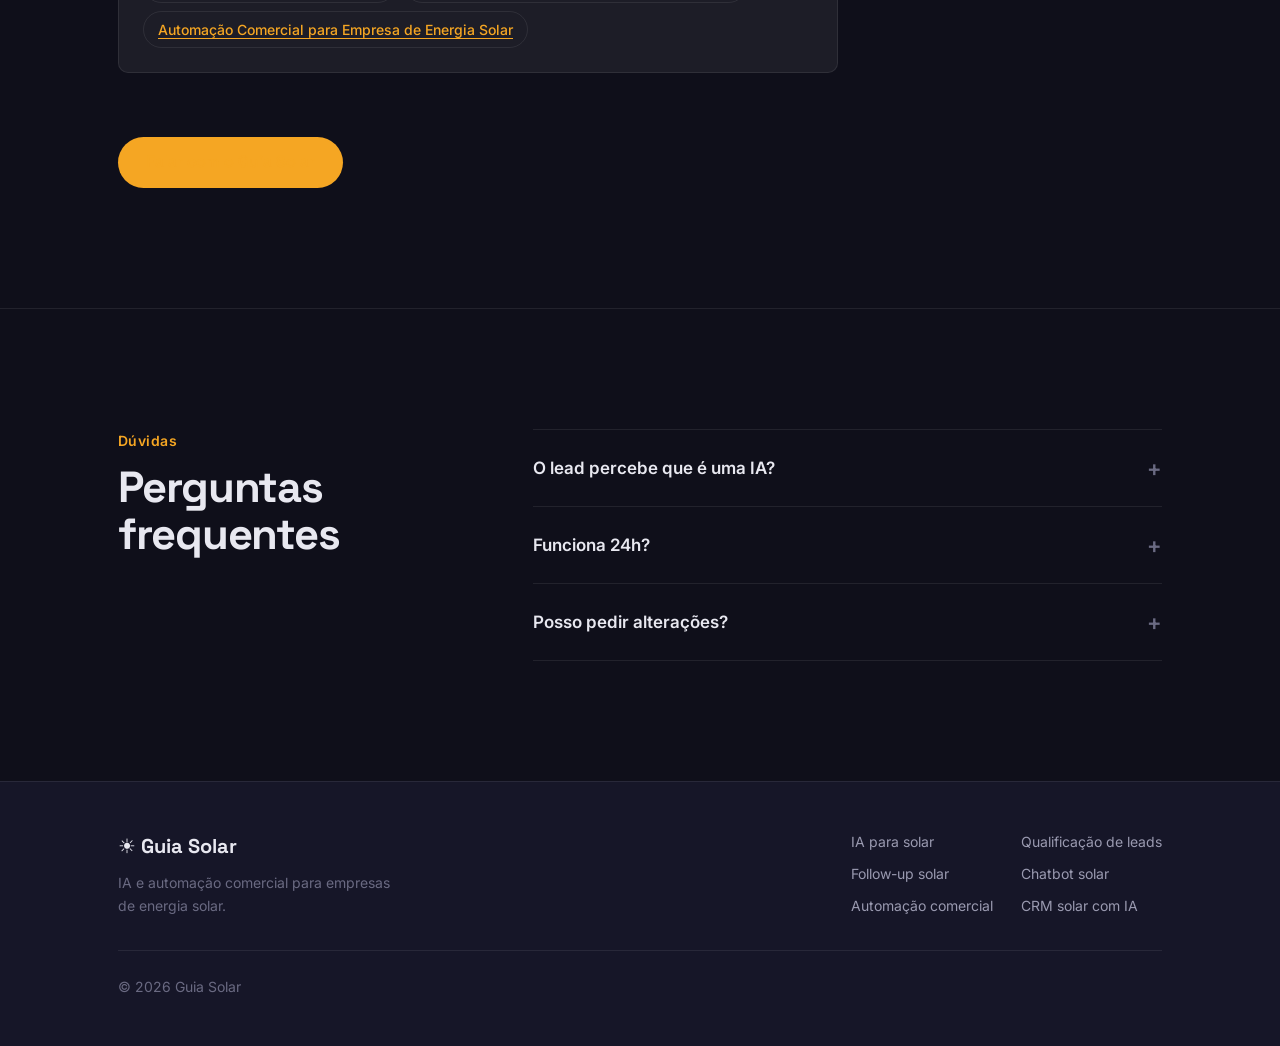
<file: chatbot-empresa-energia-solar.html>
<!doctype html>
<html lang="pt-BR">
<head>
<meta charset="utf-8"><meta name="viewport" content="width=device-width,initial-scale=1">
<title>Chatbot com IA para Empresa de Energia Solar | Guia Solar</title>
<meta name="description" content="Chatbot com IA que entende linguagem natural e atende leads de energia solar 24h no WhatsApp. Conversa real, sem menu.">
<meta name="robots" content="index,follow,max-image-preview:large">
<link rel="canonical" href="https://guiasolar.online/chatbot-empresa-energia-solar.html">
<meta property="og:locale" content="pt_BR"><meta property="og:type" content="article">
<meta property="og:title" content="Chatbot com IA para Empresa de Energia Solar"><meta property="og:description" content="Chatbot com IA que entende linguagem natural e atende leads de energia solar 24h no WhatsApp. Conversa real, sem menu.">
<meta property="og:url" content="https://guiasolar.online/chatbot-empresa-energia-solar.html"><meta property="og:site_name" content="Guia Solar">
<meta name="theme-color" content="#0F0F1A">
<link rel="preconnect" href="https://fonts.googleapis.com">
<link rel="preconnect" href="https://fonts.gstatic.com" crossorigin>
<link href="https://fonts.googleapis.com/css2?family=Space+Grotesk:wght@500;600;700&family=Inter:wght@400;500;600&display=swap" rel="stylesheet">
<link rel="stylesheet" href="style.css">
<script type="application/ld+json">{"@context":"https://schema.org","@type":"FAQPage","mainEntity":[{"@type":"Question","name":"O lead percebe que é uma IA?","acceptedAnswer":{"@type":"Answer","text":"A conversa é natural e personalizada. A maioria não percebe no primeiro atendimento."}},{"@type":"Question","name":"Funciona 24h?","acceptedAnswer":{"@type":"Answer","text":"Sim. A IA atende a qualquer hora, sem precisar de ninguém disponível."}},{"@type":"Question","name":"Posso pedir alterações?","acceptedAnswer":{"@type":"Answer","text":"Sim. O período de implantação inclui testes e ajustes."}}]}</script>
</head>
<body>

<header class="hdr"><div class="w hdr__inner">
<a class="brand" href="/">☀️ Guia Solar</a>
<nav class="hnav">
<a href="/#solucoes">Soluções</a>
<a href="/#como">Como funciona</a>
<a href="/#faq">Dúvidas</a>
<a class="btn btn--cta btn--sm" href="https://wa.me/5531998853305?text=Ol%C3%A1%21%20Vi%20a%20p%C3%A1gina%20Chatbot%20com%20IA%20para%20Empresa%20de%20Energia%20Solar%20do%20Guia%20Solar%20e%20quero%20saber%20como%20funciona." target="_blank" rel="noopener">Falar com especialista</a>
</nav>
</div></header>

<main>
<section class="page-hero">
<div class="w">
<div class="breadcrumb"><a href="/">Início</a> › Chatbot com IA para Empresa de Energia Solar</div>
<div class="page-hero__grid">
<div>
<p class="eyebrow">Guia Solar · Energia Solar</p>
<h1 class="t1">Chatbot com IA para empresa de <em>energia solar</em></h1>
<p class="page-hero__sub">Sem menu, sem botão. A IA entende o que o lead escreve e responde com informações da sua empresa.</p>
<a class="btn btn--cta" href="https://wa.me/5531998853305?text=Ol%C3%A1%21%20Vi%20a%20p%C3%A1gina%20Chatbot%20com%20IA%20para%20Empresa%20de%20Energia%20Solar%20do%20Guia%20Solar%20e%20quero%20saber%20como%20funciona." target="_blank" rel="noopener">Quero um chatbot inteligente</a>
</div>
<div class="page-hero__card">
<h3>Diferença de um chatbot comum</h3>
<p>Chatbot de menu: 'digite 1 para residencial'. IA conversacional: entende 'quero saber o preço pra minha casa que gasta 600 de luz'.</p>
<p class="small">Configuração personalizada · Testes e ajustes · Suporte</p>
</div>
</div>
</div>
</section>

<section class="sec">
<div class="w">
<article class="article">
<h2>Chatbot de menu versus IA conversacional</h2>
<p>A maioria dos chatbots para WhatsApp funciona com menus fixos: "digite 1 para residencial, 2 para comercial, 3 para falar com atendente". Funciona para fluxos simples, mas leads de energia solar querem conversar: "quero saber quanto economizo com painel solar na minha casa que gasta uns 700 de luz". Um chatbot de menu não entende isso.</p>
<p>A IA conversacional interpreta texto livre, entende a intenção e responde com base nas informações da sua empresa. Sem botões, sem menu, sem frustrar o lead.</p>

<h2>O que o chatbot com IA faz para solar</h2>
<p>Responde sobre economia de energia solar, pergunta conta de luz e tipo de telhado (<a href="/qualificacao-leads-energia-solar.html">qualificação</a>), informa sobre financiamento, garantia e prazos, faz <a href="/follow-up-energia-solar.html">follow-up</a> quando o lead para de responder, e transfere para o vendedor com contexto completo quando o lead está qualificado.</p>
<p>Tudo configurado com as informações da sua empresa — não é genérico.</p>

<h2>Quando o menu simples é suficiente</h2>
<p>Se a empresa tem poucas opções e o fluxo é previsível (escolher unidade, selecionar serviço), um menu pode resolver. Mas quando a conversa é variada e consultiva — como é em energia solar — a IA conversacional é indispensável.</p>
<div class="related"><p><strong>Veja também:</strong></p><a href="/ia-empresa-energia-solar.html">IA para Empresa de Energia Solar</a><a href="/qualificacao-leads-energia-solar.html">Qualificação de Leads de Energia Solar com IA</a><a href="/automacao-comercial-energia-solar.html">Automação Comercial para Empresa de Energia Solar</a></div>
<a class="btn btn--cta" href="https://wa.me/5531998853305?text=Ol%C3%A1%21%20Vi%20a%20p%C3%A1gina%20Chatbot%20com%20IA%20para%20Empresa%20de%20Energia%20Solar%20do%20Guia%20Solar%20e%20quero%20saber%20como%20funciona." target="_blank" rel="noopener">Falar com o Guia Solar</a>
</article>
</div>
</section>

<section class="sec faq-sec" id="faq">
<div class="w faq-grid">
<div class="faq-side"><p class="eyebrow">Dúvidas</p><h2 class="t2">Perguntas frequentes</h2></div>
<div class="faq-list"><details><summary>O lead percebe que é uma IA?</summary><p>A conversa é natural e personalizada. A maioria não percebe no primeiro atendimento.</p></details>
<details><summary>Funciona 24h?</summary><p>Sim. A IA atende a qualquer hora, sem precisar de ninguém disponível.</p></details>
<details><summary>Posso pedir alterações?</summary><p>Sim. O período de implantação inclui testes e ajustes.</p></details>
</div>
</div>
</section>
</main>

<footer class="ft"><div class="w ft__inner">
<div class="ft__brand"><span class="brand brand--light">☀️ Guia Solar</span><p>IA e automação comercial para empresas de energia solar.</p></div>
<nav class="ft__links"><a href="/ia-empresa-energia-solar.html">IA para solar</a><a href="/qualificacao-leads-energia-solar.html">Qualificação de leads</a><a href="/follow-up-energia-solar.html">Follow-up solar</a><a href="/chatbot-empresa-energia-solar.html">Chatbot solar</a><a href="/automacao-comercial-energia-solar.html">Automação comercial</a><a href="/crm-energia-solar-com-ia.html">CRM solar com IA</a></nav>
<p class="ft__copy">© 2026 Guia Solar</p>
</div></footer>

</body>
</html>
</file>
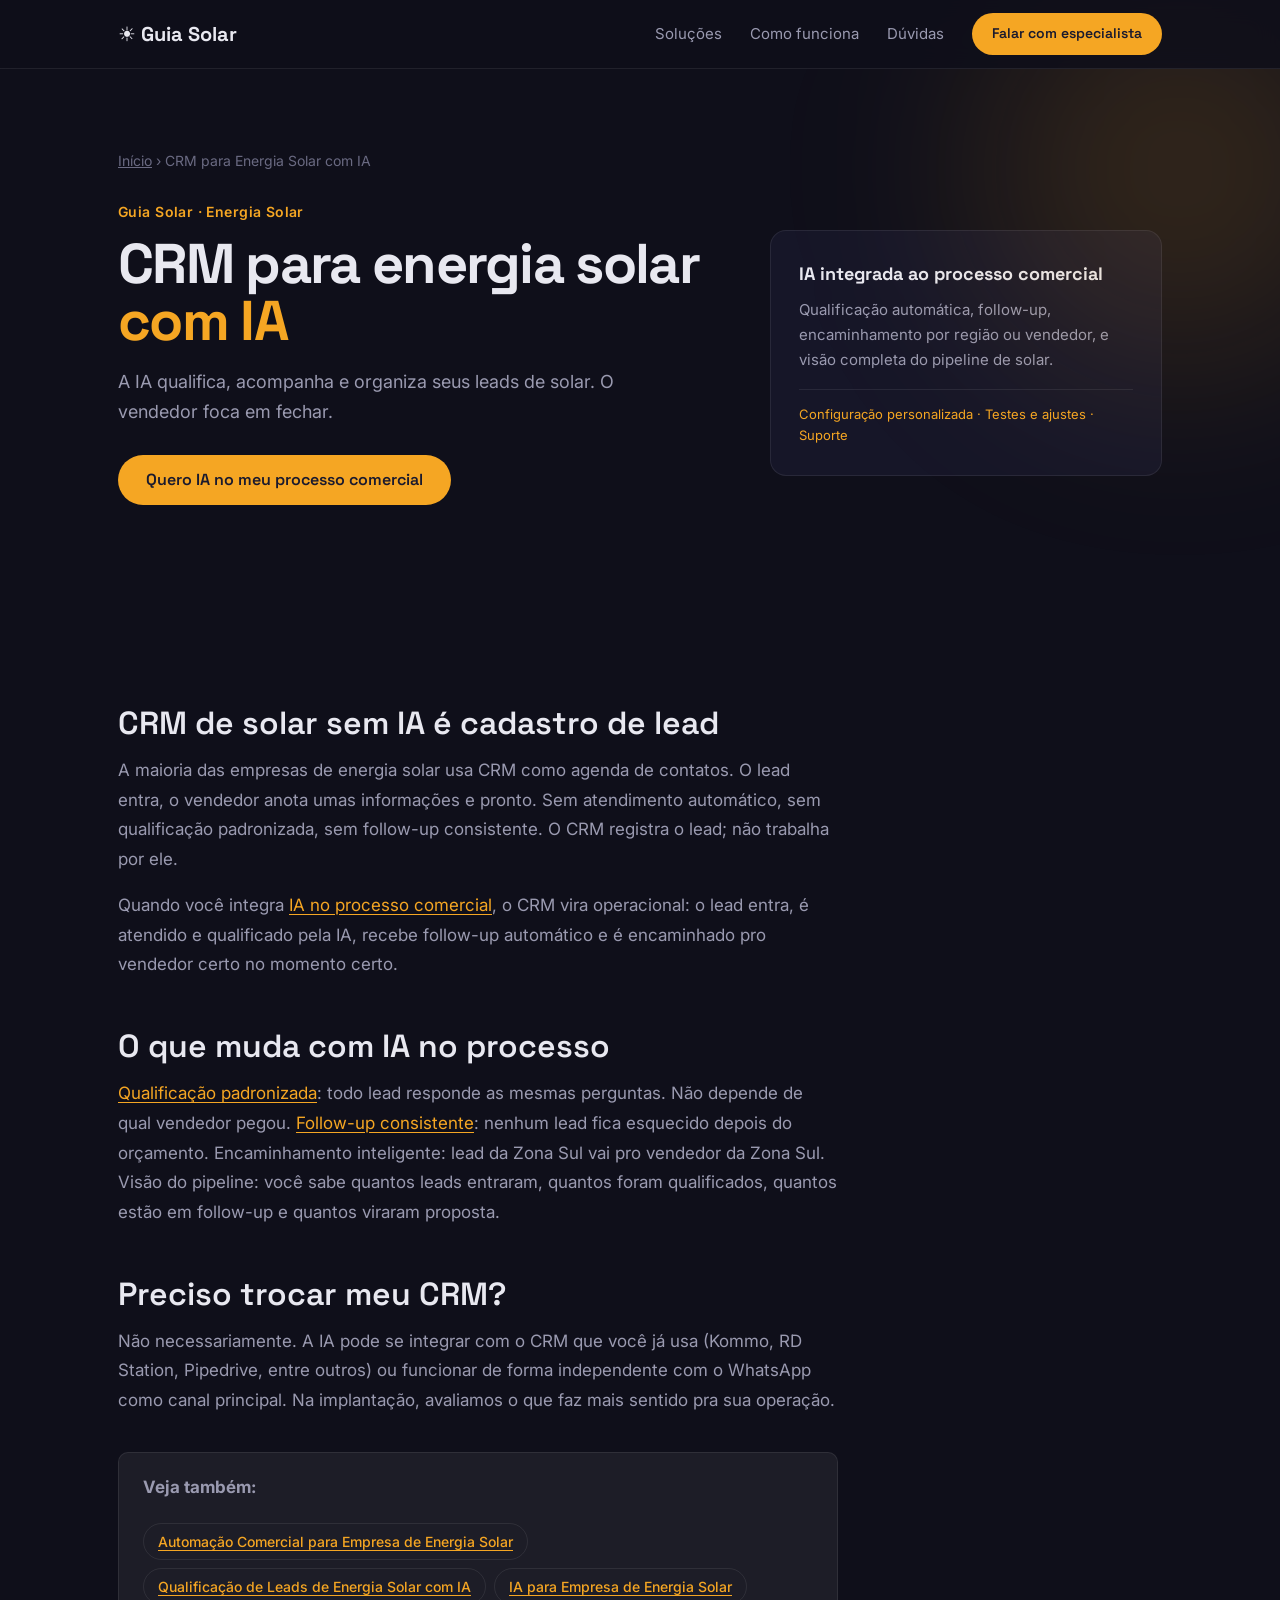
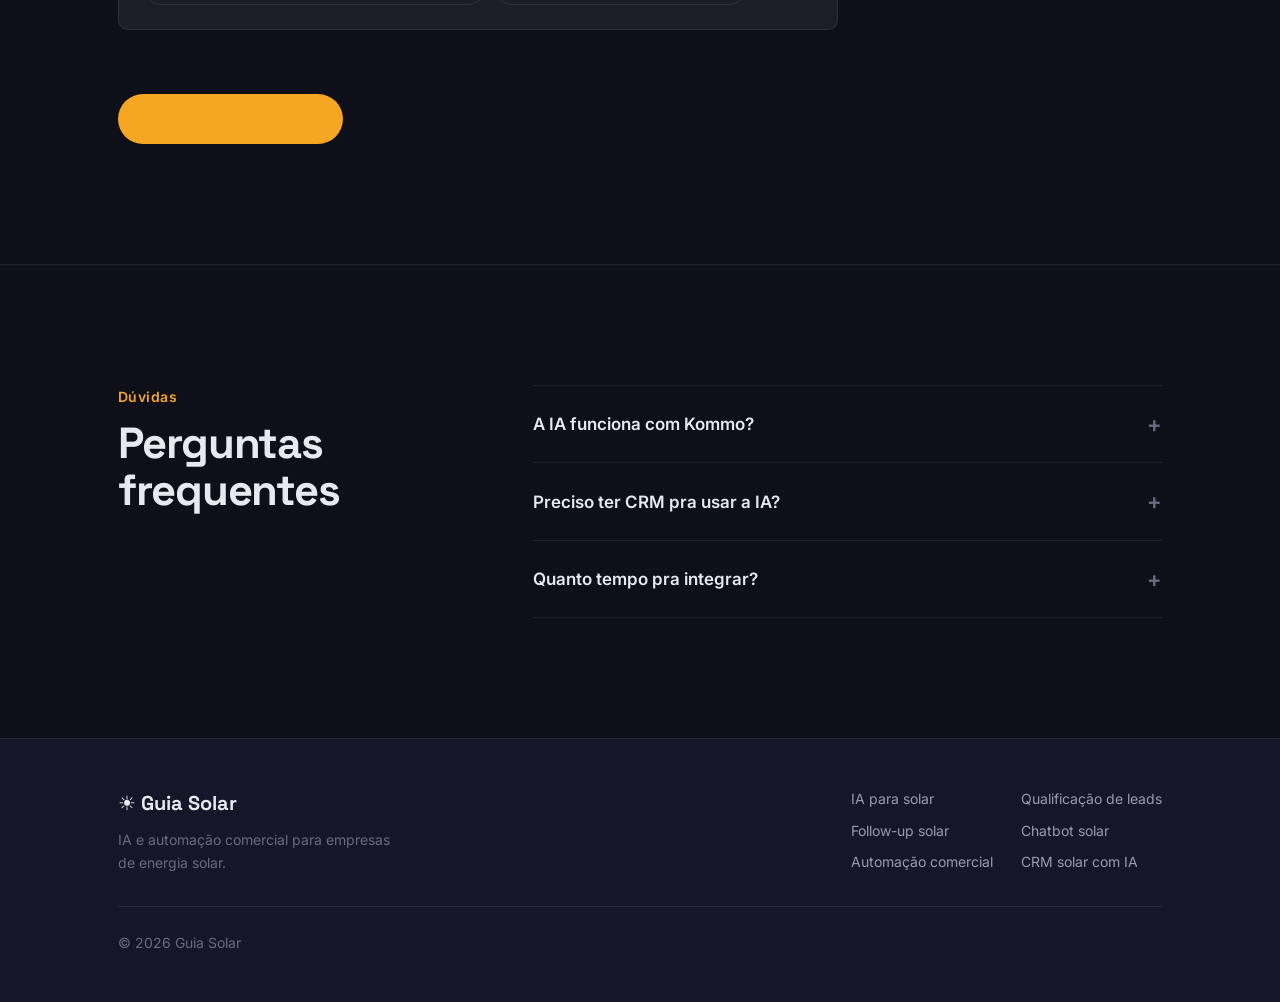
<file: crm-energia-solar-com-ia.html>
<!doctype html>
<html lang="pt-BR">
<head>
<meta charset="utf-8"><meta name="viewport" content="width=device-width,initial-scale=1">
<title>CRM para Energia Solar com IA | Guia Solar</title>
<meta name="description" content="Integre IA ao processo comercial da sua empresa de solar. Qualificação, follow-up e encaminhamento automático pro vendedor certo.">
<meta name="robots" content="index,follow,max-image-preview:large">
<link rel="canonical" href="https://guiasolar.online/crm-energia-solar-com-ia.html">
<meta property="og:locale" content="pt_BR"><meta property="og:type" content="article">
<meta property="og:title" content="CRM para Energia Solar com IA"><meta property="og:description" content="Integre IA ao processo comercial da sua empresa de solar. Qualificação, follow-up e encaminhamento automático pro vendedor certo.">
<meta property="og:url" content="https://guiasolar.online/crm-energia-solar-com-ia.html"><meta property="og:site_name" content="Guia Solar">
<meta name="theme-color" content="#0F0F1A">
<link rel="preconnect" href="https://fonts.googleapis.com">
<link rel="preconnect" href="https://fonts.gstatic.com" crossorigin>
<link href="https://fonts.googleapis.com/css2?family=Space+Grotesk:wght@500;600;700&family=Inter:wght@400;500;600&display=swap" rel="stylesheet">
<link rel="stylesheet" href="style.css">
<script type="application/ld+json">{"@context":"https://schema.org","@type":"FAQPage","mainEntity":[{"@type":"Question","name":"A IA funciona com Kommo?","acceptedAnswer":{"@type":"Answer","text":"Sim. Podemos integrar a IA com Kommo, RD Station, Pipedrive e outros CRMs."}},{"@type":"Question","name":"Preciso ter CRM pra usar a IA?","acceptedAnswer":{"@type":"Answer","text":"Não. A IA pode funcionar de forma independente pelo WhatsApp."}},{"@type":"Question","name":"Quanto tempo pra integrar?","acceptedAnswer":{"@type":"Answer","text":"Depende do CRM. Integrações simples levam poucos dias; mais complexas entram no prazo de 30 dias da implantação."}}]}</script>
</head>
<body>

<header class="hdr"><div class="w hdr__inner">
<a class="brand" href="/">☀️ Guia Solar</a>
<nav class="hnav">
<a href="/#solucoes">Soluções</a>
<a href="/#como">Como funciona</a>
<a href="/#faq">Dúvidas</a>
<a class="btn btn--cta btn--sm" href="https://wa.me/5531998853305?text=Ol%C3%A1%21%20Vi%20a%20p%C3%A1gina%20CRM%20para%20Energia%20Solar%20com%20IA%20do%20Guia%20Solar%20e%20quero%20saber%20como%20funciona." target="_blank" rel="noopener">Falar com especialista</a>
</nav>
</div></header>

<main>
<section class="page-hero">
<div class="w">
<div class="breadcrumb"><a href="/">Início</a> › CRM para Energia Solar com IA</div>
<div class="page-hero__grid">
<div>
<p class="eyebrow">Guia Solar · Energia Solar</p>
<h1 class="t1">CRM para energia solar <em>com IA</em></h1>
<p class="page-hero__sub">A IA qualifica, acompanha e organiza seus leads de solar. O vendedor foca em fechar.</p>
<a class="btn btn--cta" href="https://wa.me/5531998853305?text=Ol%C3%A1%21%20Vi%20a%20p%C3%A1gina%20CRM%20para%20Energia%20Solar%20com%20IA%20do%20Guia%20Solar%20e%20quero%20saber%20como%20funciona." target="_blank" rel="noopener">Quero IA no meu processo comercial</a>
</div>
<div class="page-hero__card">
<h3>IA integrada ao processo comercial</h3>
<p>Qualificação automática, follow-up, encaminhamento por região ou vendedor, e visão completa do pipeline de solar.</p>
<p class="small">Configuração personalizada · Testes e ajustes · Suporte</p>
</div>
</div>
</div>
</section>

<section class="sec">
<div class="w">
<article class="article">
<h2>CRM de solar sem IA é cadastro de lead</h2>
<p>A maioria das empresas de energia solar usa CRM como agenda de contatos. O lead entra, o vendedor anota umas informações e pronto. Sem atendimento automático, sem qualificação padronizada, sem follow-up consistente. O CRM registra o lead; não trabalha por ele.</p>
<p>Quando você integra <a href="/ia-empresa-energia-solar.html">IA no processo comercial</a>, o CRM vira operacional: o lead entra, é atendido e qualificado pela IA, recebe follow-up automático e é encaminhado pro vendedor certo no momento certo.</p>

<h2>O que muda com IA no processo</h2>
<p><a href="/qualificacao-leads-energia-solar.html">Qualificação padronizada</a>: todo lead responde as mesmas perguntas. Não depende de qual vendedor pegou. <a href="/follow-up-energia-solar.html">Follow-up consistente</a>: nenhum lead fica esquecido depois do orçamento. Encaminhamento inteligente: lead da Zona Sul vai pro vendedor da Zona Sul. Visão do pipeline: você sabe quantos leads entraram, quantos foram qualificados, quantos estão em follow-up e quantos viraram proposta.</p>

<h2>Preciso trocar meu CRM?</h2>
<p>Não necessariamente. A IA pode se integrar com o CRM que você já usa (Kommo, RD Station, Pipedrive, entre outros) ou funcionar de forma independente com o WhatsApp como canal principal. Na implantação, avaliamos o que faz mais sentido pra sua operação.</p>
<div class="related"><p><strong>Veja também:</strong></p><a href="/automacao-comercial-energia-solar.html">Automação Comercial para Empresa de Energia Solar</a><a href="/qualificacao-leads-energia-solar.html">Qualificação de Leads de Energia Solar com IA</a><a href="/ia-empresa-energia-solar.html">IA para Empresa de Energia Solar</a></div>
<a class="btn btn--cta" href="https://wa.me/5531998853305?text=Ol%C3%A1%21%20Vi%20a%20p%C3%A1gina%20CRM%20para%20Energia%20Solar%20com%20IA%20do%20Guia%20Solar%20e%20quero%20saber%20como%20funciona." target="_blank" rel="noopener">Falar com o Guia Solar</a>
</article>
</div>
</section>

<section class="sec faq-sec" id="faq">
<div class="w faq-grid">
<div class="faq-side"><p class="eyebrow">Dúvidas</p><h2 class="t2">Perguntas frequentes</h2></div>
<div class="faq-list"><details><summary>A IA funciona com Kommo?</summary><p>Sim. Podemos integrar a IA com Kommo, RD Station, Pipedrive e outros CRMs.</p></details>
<details><summary>Preciso ter CRM pra usar a IA?</summary><p>Não. A IA pode funcionar de forma independente pelo WhatsApp.</p></details>
<details><summary>Quanto tempo pra integrar?</summary><p>Depende do CRM. Integrações simples levam poucos dias; mais complexas entram no prazo de 30 dias da implantação.</p></details>
</div>
</div>
</section>
</main>

<footer class="ft"><div class="w ft__inner">
<div class="ft__brand"><span class="brand brand--light">☀️ Guia Solar</span><p>IA e automação comercial para empresas de energia solar.</p></div>
<nav class="ft__links"><a href="/ia-empresa-energia-solar.html">IA para solar</a><a href="/qualificacao-leads-energia-solar.html">Qualificação de leads</a><a href="/follow-up-energia-solar.html">Follow-up solar</a><a href="/chatbot-empresa-energia-solar.html">Chatbot solar</a><a href="/automacao-comercial-energia-solar.html">Automação comercial</a><a href="/crm-energia-solar-com-ia.html">CRM solar com IA</a></nav>
<p class="ft__copy">© 2026 Guia Solar</p>
</div></footer>

</body>
</html>
</file>
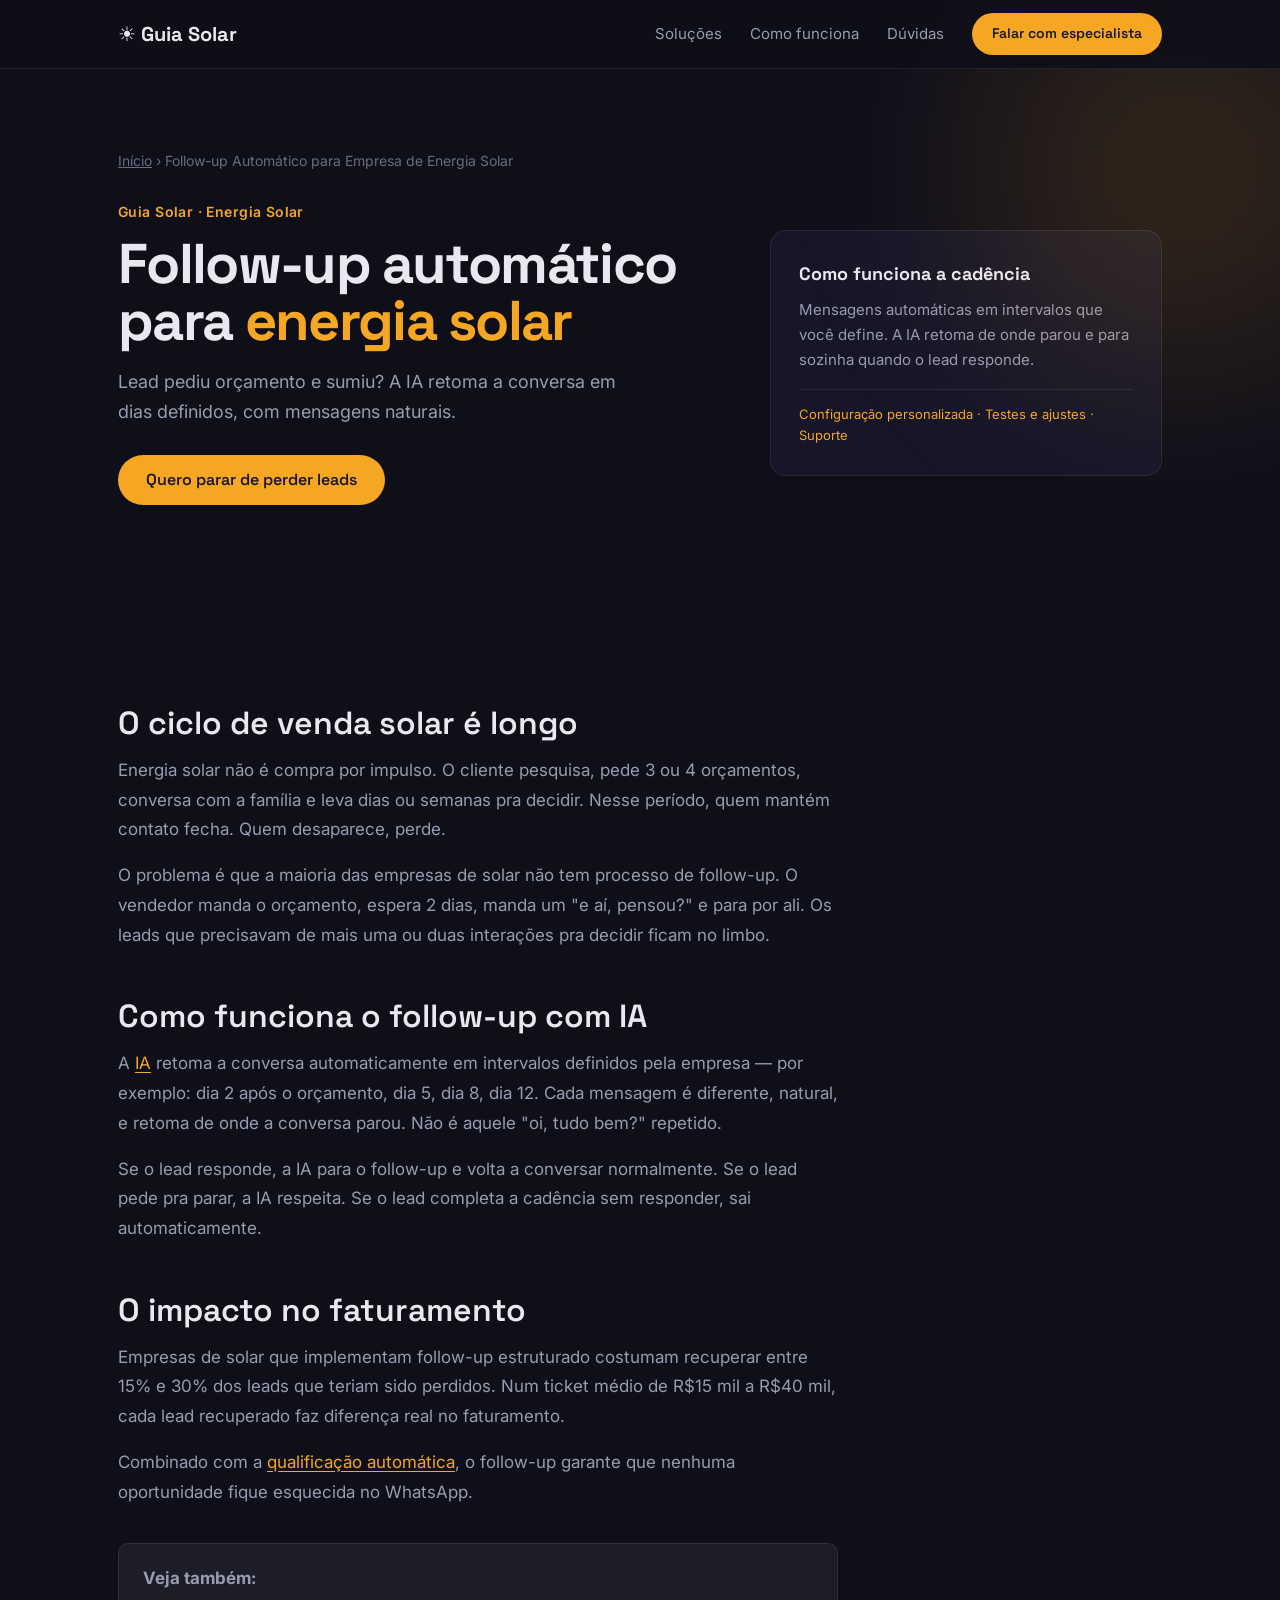
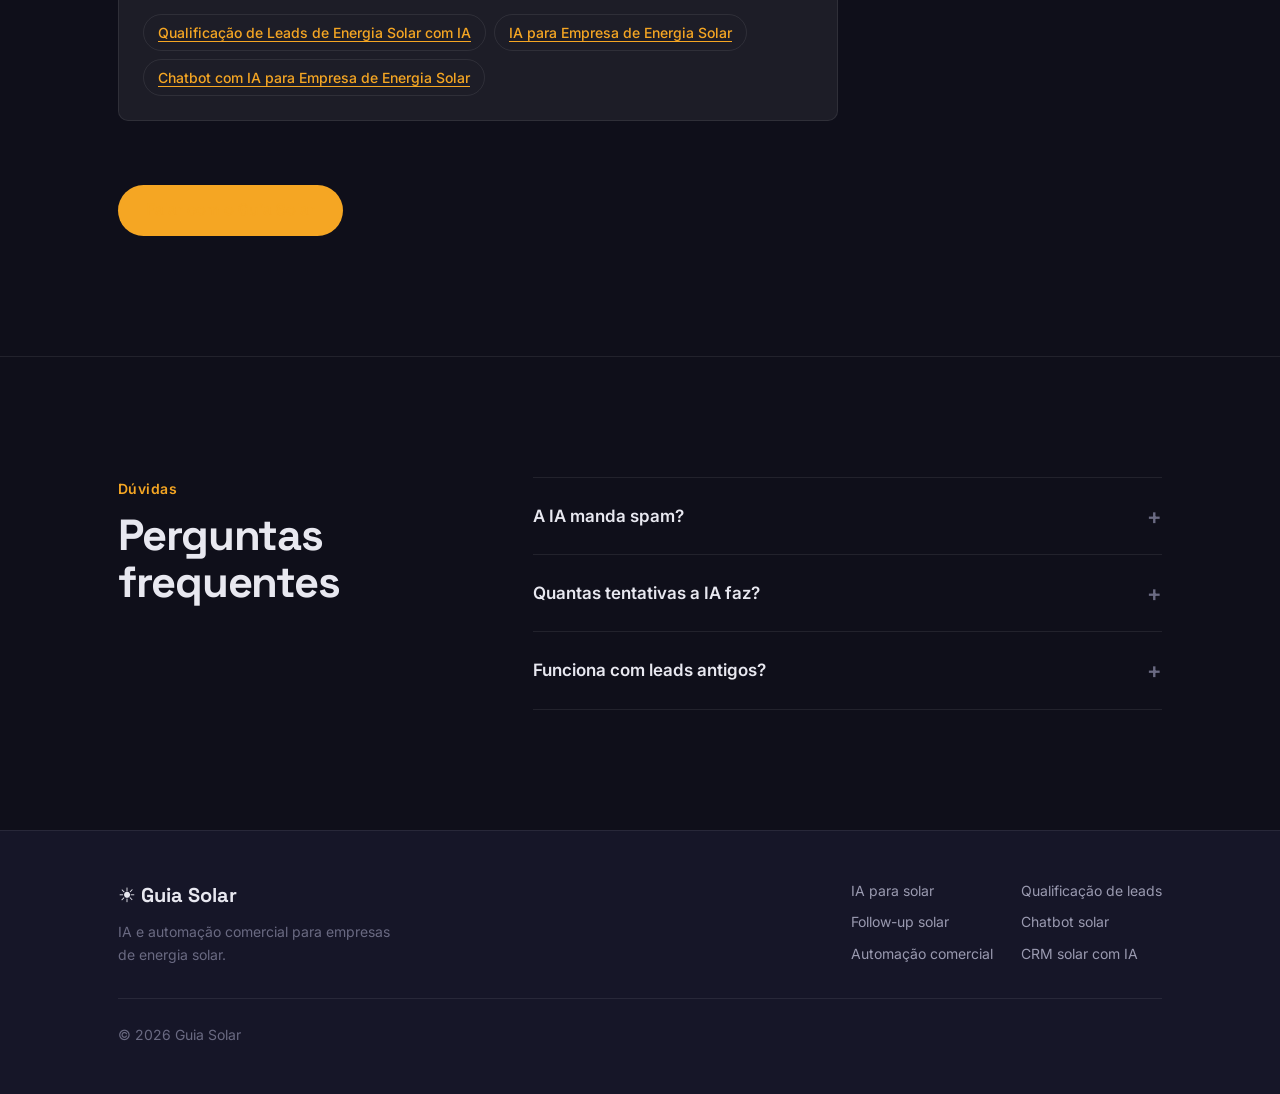
<file: follow-up-energia-solar.html>
<!doctype html>
<html lang="pt-BR">
<head>
<meta charset="utf-8"><meta name="viewport" content="width=device-width,initial-scale=1">
<title>Follow-up Automático para Empresa de Energia Solar | Guia Solar</title>
<meta name="description" content="Lead pediu orçamento de energia solar e sumiu? A IA retoma a conversa automaticamente, sem parecer robô.">
<meta name="robots" content="index,follow,max-image-preview:large">
<link rel="canonical" href="https://guiasolar.online/follow-up-energia-solar.html">
<meta property="og:locale" content="pt_BR"><meta property="og:type" content="article">
<meta property="og:title" content="Follow-up Automático para Empresa de Energia Solar"><meta property="og:description" content="Lead pediu orçamento de energia solar e sumiu? A IA retoma a conversa automaticamente, sem parecer robô.">
<meta property="og:url" content="https://guiasolar.online/follow-up-energia-solar.html"><meta property="og:site_name" content="Guia Solar">
<meta name="theme-color" content="#0F0F1A">
<link rel="preconnect" href="https://fonts.googleapis.com">
<link rel="preconnect" href="https://fonts.gstatic.com" crossorigin>
<link href="https://fonts.googleapis.com/css2?family=Space+Grotesk:wght@500;600;700&family=Inter:wght@400;500;600&display=swap" rel="stylesheet">
<link rel="stylesheet" href="style.css">
<script type="application/ld+json">{"@context":"https://schema.org","@type":"FAQPage","mainEntity":[{"@type":"Question","name":"A IA manda spam?","acceptedAnswer":{"@type":"Answer","text":"Não. O follow-up segue uma cadência definida por você e para quando o lead responde."}},{"@type":"Question","name":"Quantas tentativas a IA faz?","acceptedAnswer":{"@type":"Answer","text":"Você define. O mais comum em solar são 4 a 6 tentativas ao longo de 15 a 20 dias."}},{"@type":"Question","name":"Funciona com leads antigos?","acceptedAnswer":{"@type":"Answer","text":"Pode funcionar, dependendo do tempo e da qualidade do contato. Avaliamos caso a caso."}}]}</script>
</head>
<body>

<header class="hdr"><div class="w hdr__inner">
<a class="brand" href="/">☀️ Guia Solar</a>
<nav class="hnav">
<a href="/#solucoes">Soluções</a>
<a href="/#como">Como funciona</a>
<a href="/#faq">Dúvidas</a>
<a class="btn btn--cta btn--sm" href="https://wa.me/5531998853305?text=Ol%C3%A1%21%20Vi%20a%20p%C3%A1gina%20Follow-up%20Autom%C3%A1tico%20para%20Empresa%20de%20Energia%20Solar%20do%20Guia%20Solar%20e%20quero%20saber%20como%20funciona." target="_blank" rel="noopener">Falar com especialista</a>
</nav>
</div></header>

<main>
<section class="page-hero">
<div class="w">
<div class="breadcrumb"><a href="/">Início</a> › Follow-up Automático para Empresa de Energia Solar</div>
<div class="page-hero__grid">
<div>
<p class="eyebrow">Guia Solar · Energia Solar</p>
<h1 class="t1">Follow-up automático para <em>energia solar</em></h1>
<p class="page-hero__sub">Lead pediu orçamento e sumiu? A IA retoma a conversa em dias definidos, com mensagens naturais.</p>
<a class="btn btn--cta" href="https://wa.me/5531998853305?text=Ol%C3%A1%21%20Vi%20a%20p%C3%A1gina%20Follow-up%20Autom%C3%A1tico%20para%20Empresa%20de%20Energia%20Solar%20do%20Guia%20Solar%20e%20quero%20saber%20como%20funciona." target="_blank" rel="noopener">Quero parar de perder leads</a>
</div>
<div class="page-hero__card">
<h3>Como funciona a cadência</h3>
<p>Mensagens automáticas em intervalos que você define. A IA retoma de onde parou e para sozinha quando o lead responde.</p>
<p class="small">Configuração personalizada · Testes e ajustes · Suporte</p>
</div>
</div>
</div>
</section>

<section class="sec">
<div class="w">
<article class="article">
<h2>O ciclo de venda solar é longo</h2>
<p>Energia solar não é compra por impulso. O cliente pesquisa, pede 3 ou 4 orçamentos, conversa com a família e leva dias ou semanas pra decidir. Nesse período, quem mantém contato fecha. Quem desaparece, perde.</p>
<p>O problema é que a maioria das empresas de solar não tem processo de follow-up. O vendedor manda o orçamento, espera 2 dias, manda um "e aí, pensou?" e para por ali. Os leads que precisavam de mais uma ou duas interações pra decidir ficam no limbo.</p>

<h2>Como funciona o follow-up com IA</h2>
<p>A <a href="/ia-empresa-energia-solar.html">IA</a> retoma a conversa automaticamente em intervalos definidos pela empresa — por exemplo: dia 2 após o orçamento, dia 5, dia 8, dia 12. Cada mensagem é diferente, natural, e retoma de onde a conversa parou. Não é aquele "oi, tudo bem?" repetido.</p>
<p>Se o lead responde, a IA para o follow-up e volta a conversar normalmente. Se o lead pede pra parar, a IA respeita. Se o lead completa a cadência sem responder, sai automaticamente.</p>

<h2>O impacto no faturamento</h2>
<p>Empresas de solar que implementam follow-up estruturado costumam recuperar entre 15% e 30% dos leads que teriam sido perdidos. Num ticket médio de R$15 mil a R$40 mil, cada lead recuperado faz diferença real no faturamento.</p>
<p>Combinado com a <a href="/qualificacao-leads-energia-solar.html">qualificação automática</a>, o follow-up garante que nenhuma oportunidade fique esquecida no WhatsApp.</p>
<div class="related"><p><strong>Veja também:</strong></p><a href="/qualificacao-leads-energia-solar.html">Qualificação de Leads de Energia Solar com IA</a><a href="/ia-empresa-energia-solar.html">IA para Empresa de Energia Solar</a><a href="/chatbot-empresa-energia-solar.html">Chatbot com IA para Empresa de Energia Solar</a></div>
<a class="btn btn--cta" href="https://wa.me/5531998853305?text=Ol%C3%A1%21%20Vi%20a%20p%C3%A1gina%20Follow-up%20Autom%C3%A1tico%20para%20Empresa%20de%20Energia%20Solar%20do%20Guia%20Solar%20e%20quero%20saber%20como%20funciona." target="_blank" rel="noopener">Falar com o Guia Solar</a>
</article>
</div>
</section>

<section class="sec faq-sec" id="faq">
<div class="w faq-grid">
<div class="faq-side"><p class="eyebrow">Dúvidas</p><h2 class="t2">Perguntas frequentes</h2></div>
<div class="faq-list"><details><summary>A IA manda spam?</summary><p>Não. O follow-up segue uma cadência definida por você e para quando o lead responde.</p></details>
<details><summary>Quantas tentativas a IA faz?</summary><p>Você define. O mais comum em solar são 4 a 6 tentativas ao longo de 15 a 20 dias.</p></details>
<details><summary>Funciona com leads antigos?</summary><p>Pode funcionar, dependendo do tempo e da qualidade do contato. Avaliamos caso a caso.</p></details>
</div>
</div>
</section>
</main>

<footer class="ft"><div class="w ft__inner">
<div class="ft__brand"><span class="brand brand--light">☀️ Guia Solar</span><p>IA e automação comercial para empresas de energia solar.</p></div>
<nav class="ft__links"><a href="/ia-empresa-energia-solar.html">IA para solar</a><a href="/qualificacao-leads-energia-solar.html">Qualificação de leads</a><a href="/follow-up-energia-solar.html">Follow-up solar</a><a href="/chatbot-empresa-energia-solar.html">Chatbot solar</a><a href="/automacao-comercial-energia-solar.html">Automação comercial</a><a href="/crm-energia-solar-com-ia.html">CRM solar com IA</a></nav>
<p class="ft__copy">© 2026 Guia Solar</p>
</div></footer>

</body>
</html>
</file>
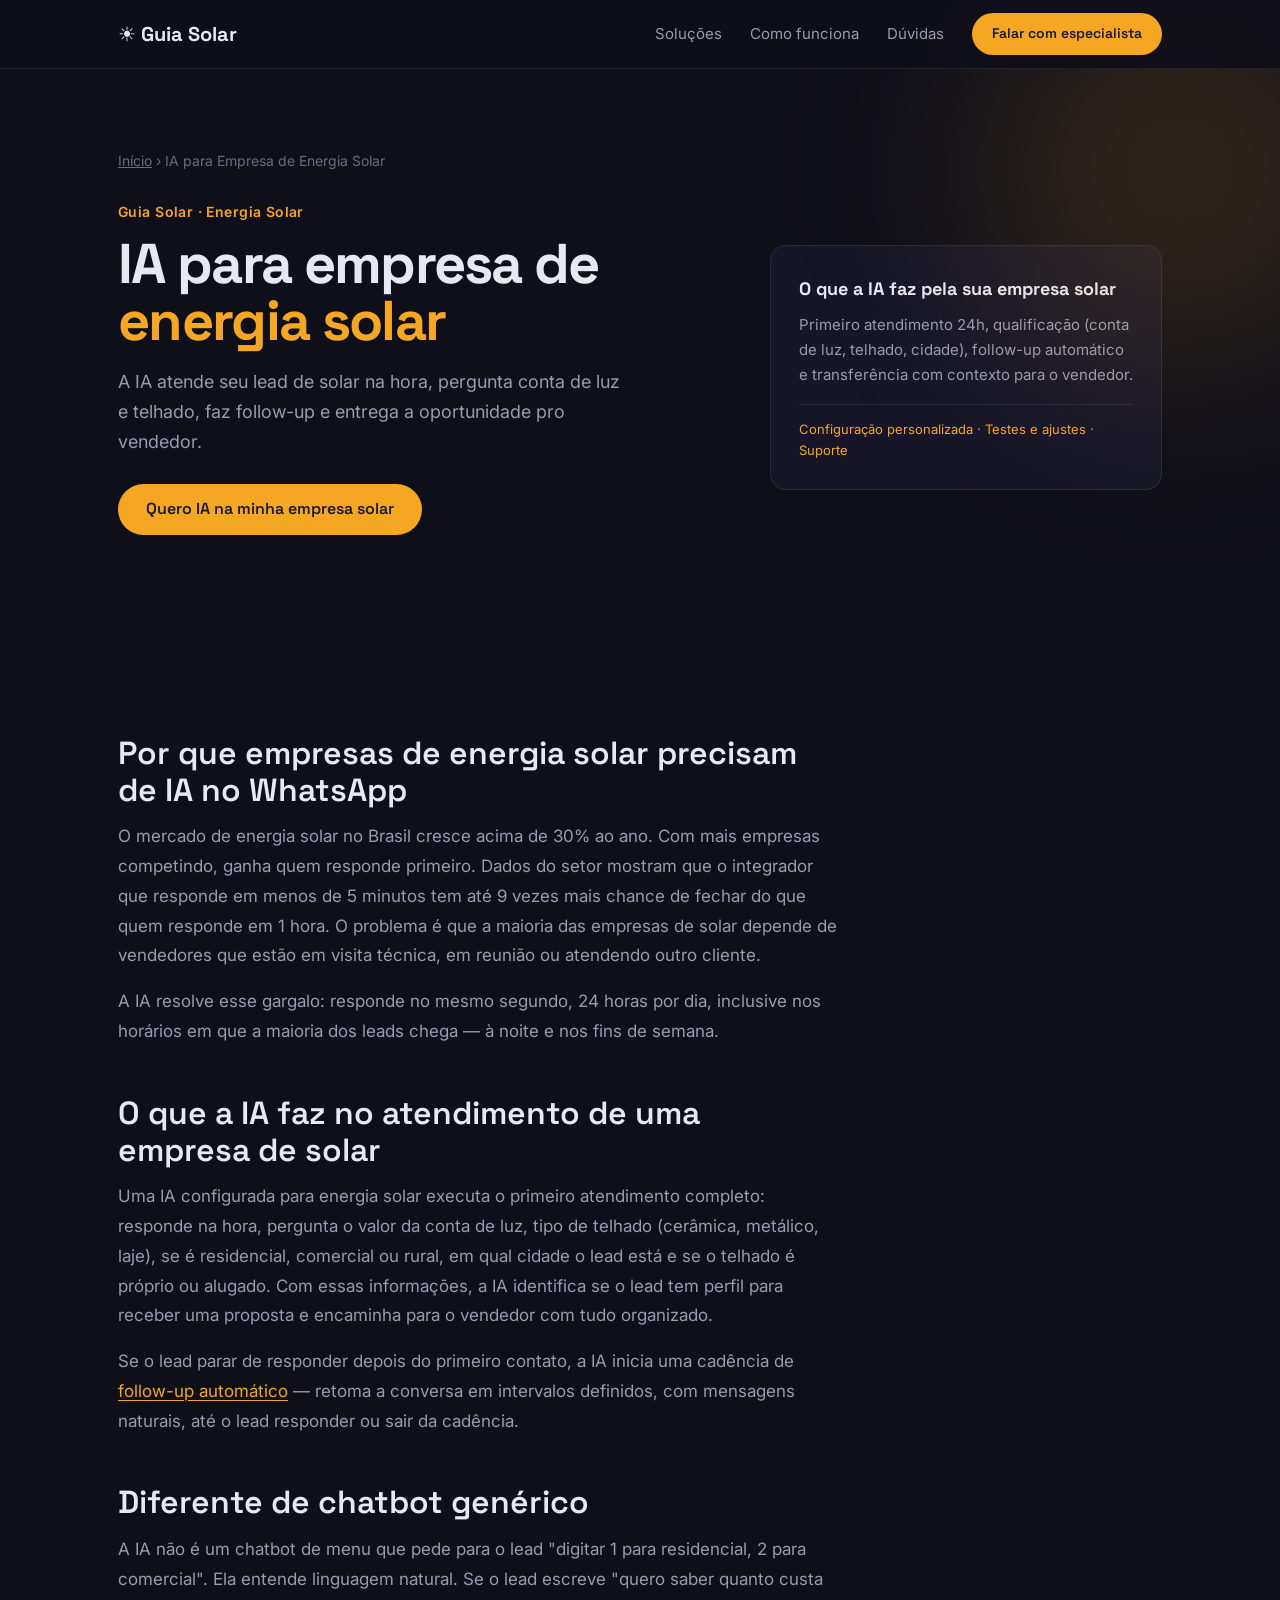
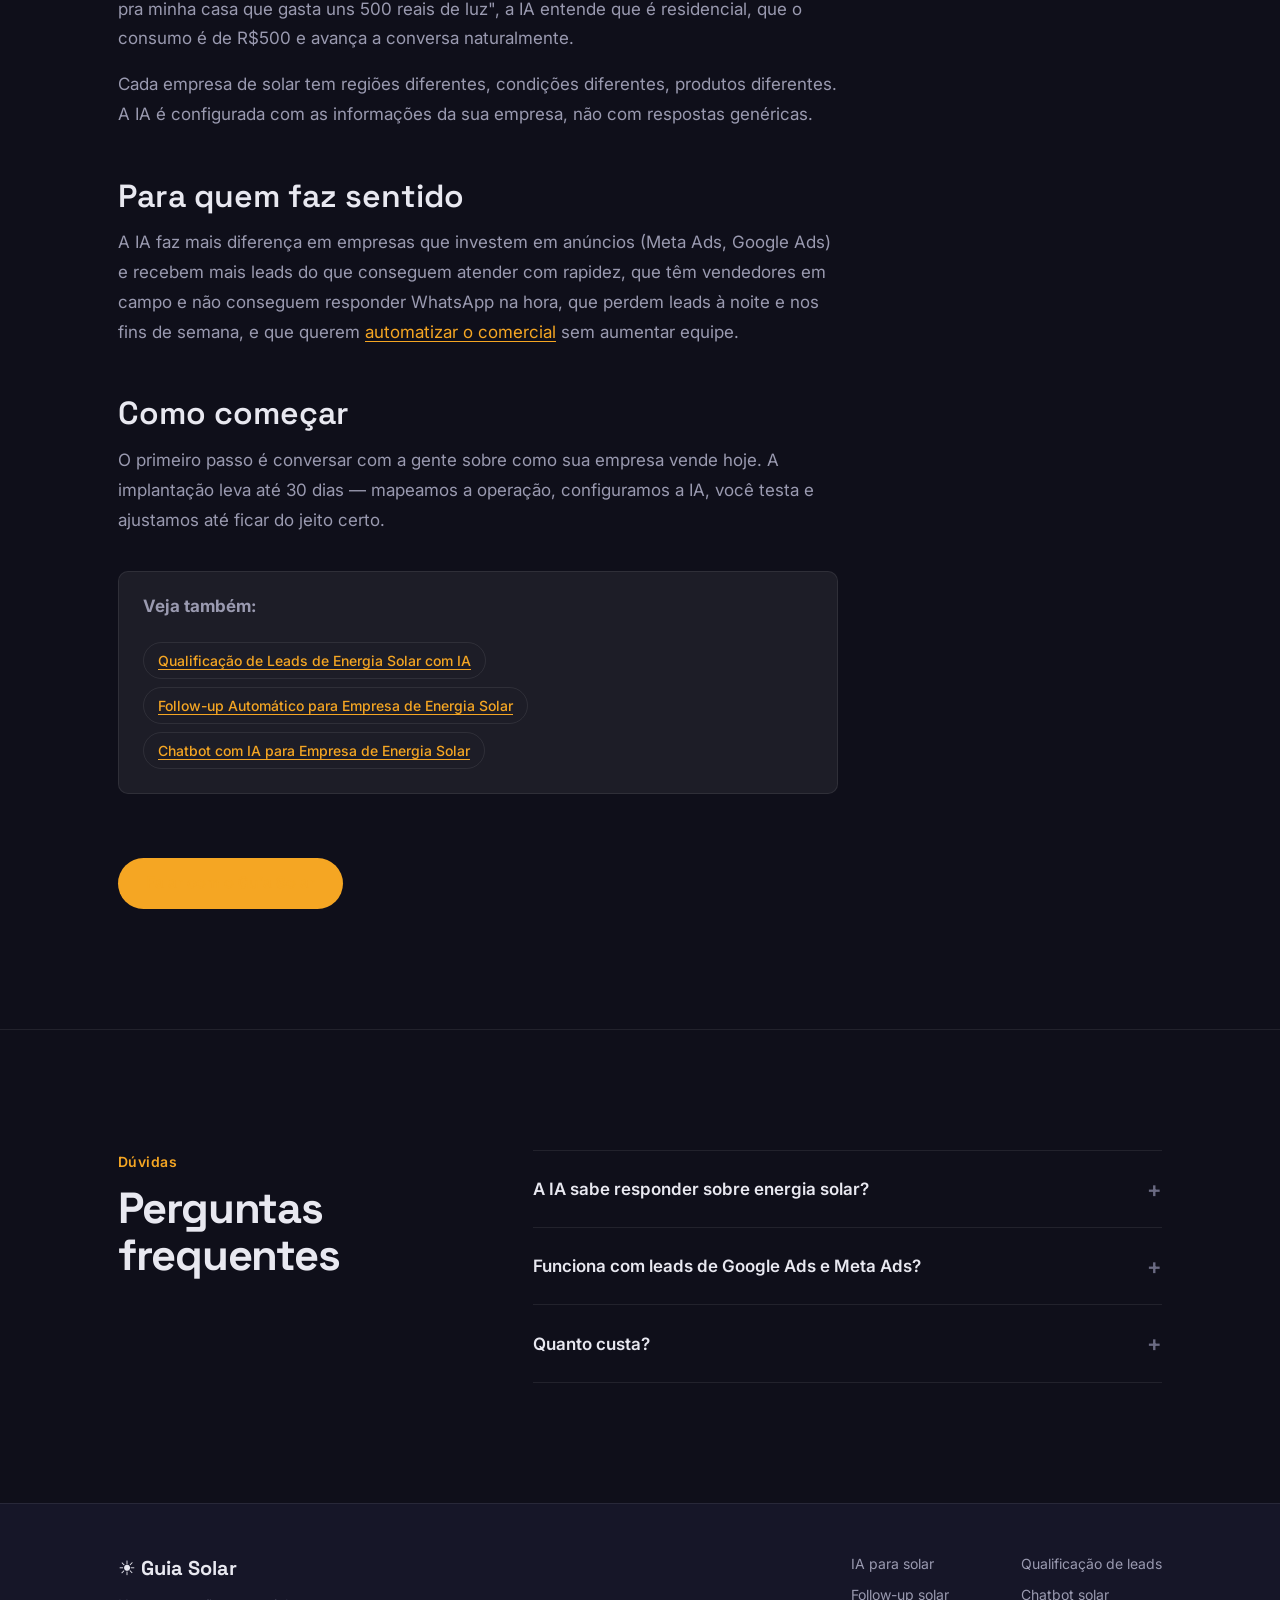
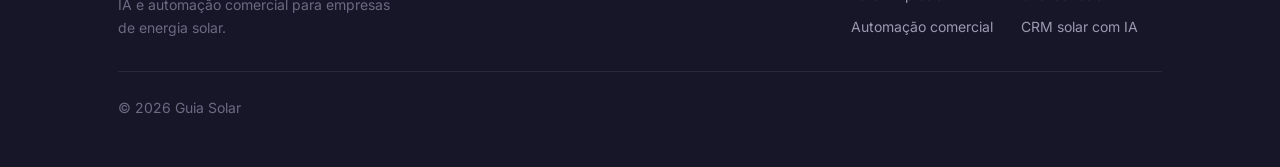
<file: ia-empresa-energia-solar.html>
<!doctype html>
<html lang="pt-BR">
<head>
<meta charset="utf-8"><meta name="viewport" content="width=device-width,initial-scale=1">
<title>IA para Empresa de Energia Solar | Guia Solar</title>
<meta name="description" content="Sua empresa de energia solar perde leads por demora no atendimento? Veja como a IA responde, qualifica e faz follow-up no WhatsApp 24h.">
<meta name="robots" content="index,follow,max-image-preview:large">
<link rel="canonical" href="https://guiasolar.online/ia-empresa-energia-solar.html">
<meta property="og:locale" content="pt_BR"><meta property="og:type" content="article">
<meta property="og:title" content="IA para Empresa de Energia Solar"><meta property="og:description" content="Sua empresa de energia solar perde leads por demora no atendimento? Veja como a IA responde, qualifica e faz follow-up no WhatsApp 24h.">
<meta property="og:url" content="https://guiasolar.online/ia-empresa-energia-solar.html"><meta property="og:site_name" content="Guia Solar">
<meta name="theme-color" content="#0F0F1A">
<link rel="preconnect" href="https://fonts.googleapis.com">
<link rel="preconnect" href="https://fonts.gstatic.com" crossorigin>
<link href="https://fonts.googleapis.com/css2?family=Space+Grotesk:wght@500;600;700&family=Inter:wght@400;500;600&display=swap" rel="stylesheet">
<link rel="stylesheet" href="style.css">
<script type="application/ld+json">{"@context":"https://schema.org","@type":"FAQPage","mainEntity":[{"@type":"Question","name":"A IA sabe responder sobre energia solar?","acceptedAnswer":{"@type":"Answer","text":"Sim. Configuramos com as informações da sua empresa: produtos, condições, regiões e perguntas frequentes do seu público."}},{"@type":"Question","name":"Funciona com leads de Google Ads e Meta Ads?","acceptedAnswer":{"@type":"Answer","text":"Sim. Qualquer lead que chegar no WhatsApp é atendido e qualificado automaticamente."}},{"@type":"Question","name":"Quanto custa?","acceptedAnswer":{"@type":"Answer","text":"Depende da operação. Fazemos um diagnóstico antes de montar a proposta."}}]}</script>
</head>
<body>

<header class="hdr"><div class="w hdr__inner">
<a class="brand" href="/">☀️ Guia Solar</a>
<nav class="hnav">
<a href="/#solucoes">Soluções</a>
<a href="/#como">Como funciona</a>
<a href="/#faq">Dúvidas</a>
<a class="btn btn--cta btn--sm" href="https://wa.me/5531998853305?text=Ol%C3%A1%21%20Vi%20a%20p%C3%A1gina%20IA%20para%20Empresa%20de%20Energia%20Solar%20do%20Guia%20Solar%20e%20quero%20saber%20como%20funciona." target="_blank" rel="noopener">Falar com especialista</a>
</nav>
</div></header>

<main>
<section class="page-hero">
<div class="w">
<div class="breadcrumb"><a href="/">Início</a> › IA para Empresa de Energia Solar</div>
<div class="page-hero__grid">
<div>
<p class="eyebrow">Guia Solar · Energia Solar</p>
<h1 class="t1">IA para empresa de <em>energia solar</em></h1>
<p class="page-hero__sub">A IA atende seu lead de solar na hora, pergunta conta de luz e telhado, faz follow-up e entrega a oportunidade pro vendedor.</p>
<a class="btn btn--cta" href="https://wa.me/5531998853305?text=Ol%C3%A1%21%20Vi%20a%20p%C3%A1gina%20IA%20para%20Empresa%20de%20Energia%20Solar%20do%20Guia%20Solar%20e%20quero%20saber%20como%20funciona." target="_blank" rel="noopener">Quero IA na minha empresa solar</a>
</div>
<div class="page-hero__card">
<h3>O que a IA faz pela sua empresa solar</h3>
<p>Primeiro atendimento 24h, qualificação (conta de luz, telhado, cidade), follow-up automático e transferência com contexto para o vendedor.</p>
<p class="small">Configuração personalizada · Testes e ajustes · Suporte</p>
</div>
</div>
</div>
</section>

<section class="sec">
<div class="w">
<article class="article">
<h2>Por que empresas de energia solar precisam de IA no WhatsApp</h2>
<p>O mercado de energia solar no Brasil cresce acima de 30% ao ano. Com mais empresas competindo, ganha quem responde primeiro. Dados do setor mostram que o integrador que responde em menos de 5 minutos tem até 9 vezes mais chance de fechar do que quem responde em 1 hora. O problema é que a maioria das empresas de solar depende de vendedores que estão em visita técnica, em reunião ou atendendo outro cliente.</p>
<p>A IA resolve esse gargalo: responde no mesmo segundo, 24 horas por dia, inclusive nos horários em que a maioria dos leads chega — à noite e nos fins de semana.</p>

<h2>O que a IA faz no atendimento de uma empresa de solar</h2>
<p>Uma IA configurada para energia solar executa o primeiro atendimento completo: responde na hora, pergunta o valor da conta de luz, tipo de telhado (cerâmica, metálico, laje), se é residencial, comercial ou rural, em qual cidade o lead está e se o telhado é próprio ou alugado. Com essas informações, a IA identifica se o lead tem perfil para receber uma proposta e encaminha para o vendedor com tudo organizado.</p>
<p>Se o lead parar de responder depois do primeiro contato, a IA inicia uma cadência de <a href="/follow-up-energia-solar.html">follow-up automático</a> — retoma a conversa em intervalos definidos, com mensagens naturais, até o lead responder ou sair da cadência.</p>

<h2>Diferente de chatbot genérico</h2>
<p>A IA não é um chatbot de menu que pede para o lead "digitar 1 para residencial, 2 para comercial". Ela entende linguagem natural. Se o lead escreve "quero saber quanto custa pra minha casa que gasta uns 500 reais de luz", a IA entende que é residencial, que o consumo é de R$500 e avança a conversa naturalmente.</p>
<p>Cada empresa de solar tem regiões diferentes, condições diferentes, produtos diferentes. A IA é configurada com as informações da sua empresa, não com respostas genéricas.</p>

<h2>Para quem faz sentido</h2>
<p>A IA faz mais diferença em empresas que investem em anúncios (Meta Ads, Google Ads) e recebem mais leads do que conseguem atender com rapidez, que têm vendedores em campo e não conseguem responder WhatsApp na hora, que perdem leads à noite e nos fins de semana, e que querem <a href="/automacao-comercial-energia-solar.html">automatizar o comercial</a> sem aumentar equipe.</p>

<h2>Como começar</h2>
<p>O primeiro passo é conversar com a gente sobre como sua empresa vende hoje. A implantação leva até 30 dias — mapeamos a operação, configuramos a IA, você testa e ajustamos até ficar do jeito certo.</p>
<div class="related"><p><strong>Veja também:</strong></p><a href="/qualificacao-leads-energia-solar.html">Qualificação de Leads de Energia Solar com IA</a><a href="/follow-up-energia-solar.html">Follow-up Automático para Empresa de Energia Solar</a><a href="/chatbot-empresa-energia-solar.html">Chatbot com IA para Empresa de Energia Solar</a></div>
<a class="btn btn--cta" href="https://wa.me/5531998853305?text=Ol%C3%A1%21%20Vi%20a%20p%C3%A1gina%20IA%20para%20Empresa%20de%20Energia%20Solar%20do%20Guia%20Solar%20e%20quero%20saber%20como%20funciona." target="_blank" rel="noopener">Falar com o Guia Solar</a>
</article>
</div>
</section>

<section class="sec faq-sec" id="faq">
<div class="w faq-grid">
<div class="faq-side"><p class="eyebrow">Dúvidas</p><h2 class="t2">Perguntas frequentes</h2></div>
<div class="faq-list"><details><summary>A IA sabe responder sobre energia solar?</summary><p>Sim. Configuramos com as informações da sua empresa: produtos, condições, regiões e perguntas frequentes do seu público.</p></details>
<details><summary>Funciona com leads de Google Ads e Meta Ads?</summary><p>Sim. Qualquer lead que chegar no WhatsApp é atendido e qualificado automaticamente.</p></details>
<details><summary>Quanto custa?</summary><p>Depende da operação. Fazemos um diagnóstico antes de montar a proposta.</p></details>
</div>
</div>
</section>
</main>

<footer class="ft"><div class="w ft__inner">
<div class="ft__brand"><span class="brand brand--light">☀️ Guia Solar</span><p>IA e automação comercial para empresas de energia solar.</p></div>
<nav class="ft__links"><a href="/ia-empresa-energia-solar.html">IA para solar</a><a href="/qualificacao-leads-energia-solar.html">Qualificação de leads</a><a href="/follow-up-energia-solar.html">Follow-up solar</a><a href="/chatbot-empresa-energia-solar.html">Chatbot solar</a><a href="/automacao-comercial-energia-solar.html">Automação comercial</a><a href="/crm-energia-solar-com-ia.html">CRM solar com IA</a></nav>
<p class="ft__copy">© 2026 Guia Solar</p>
</div></footer>

</body>
</html>
</file>
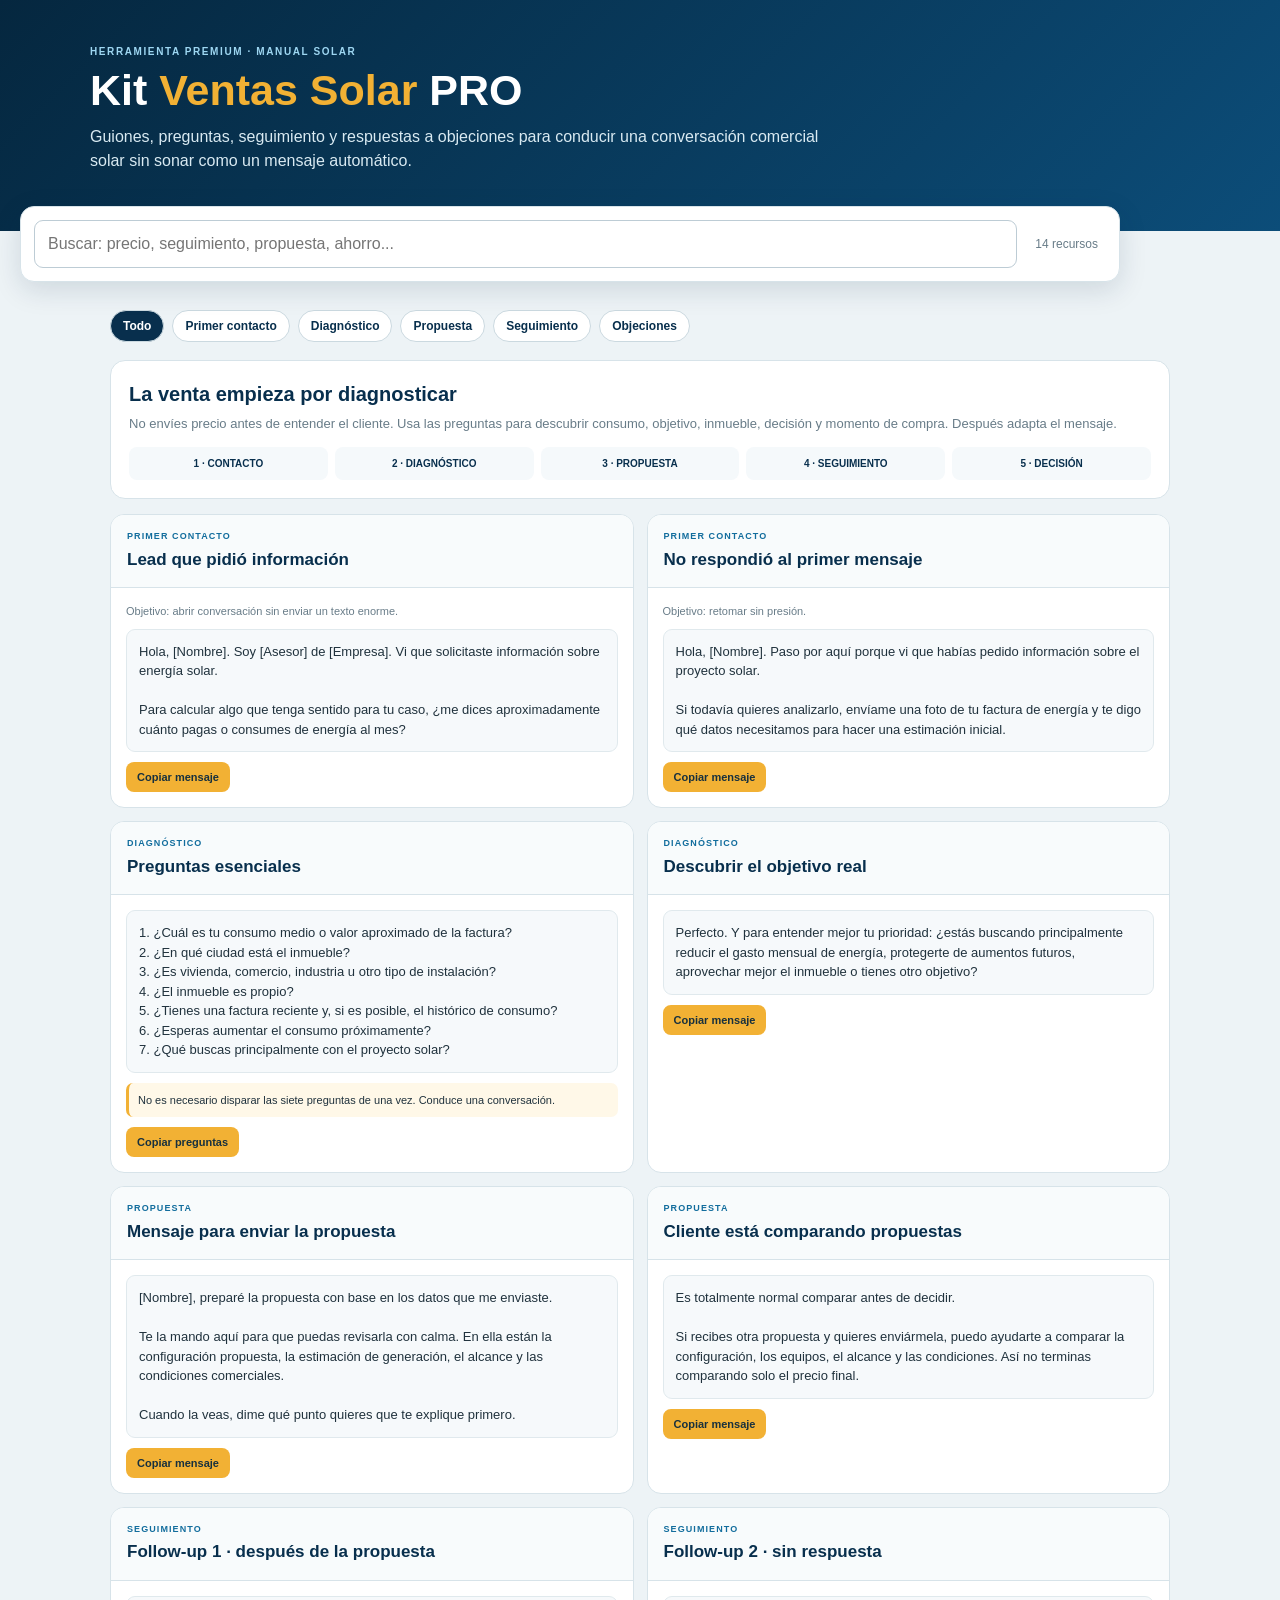
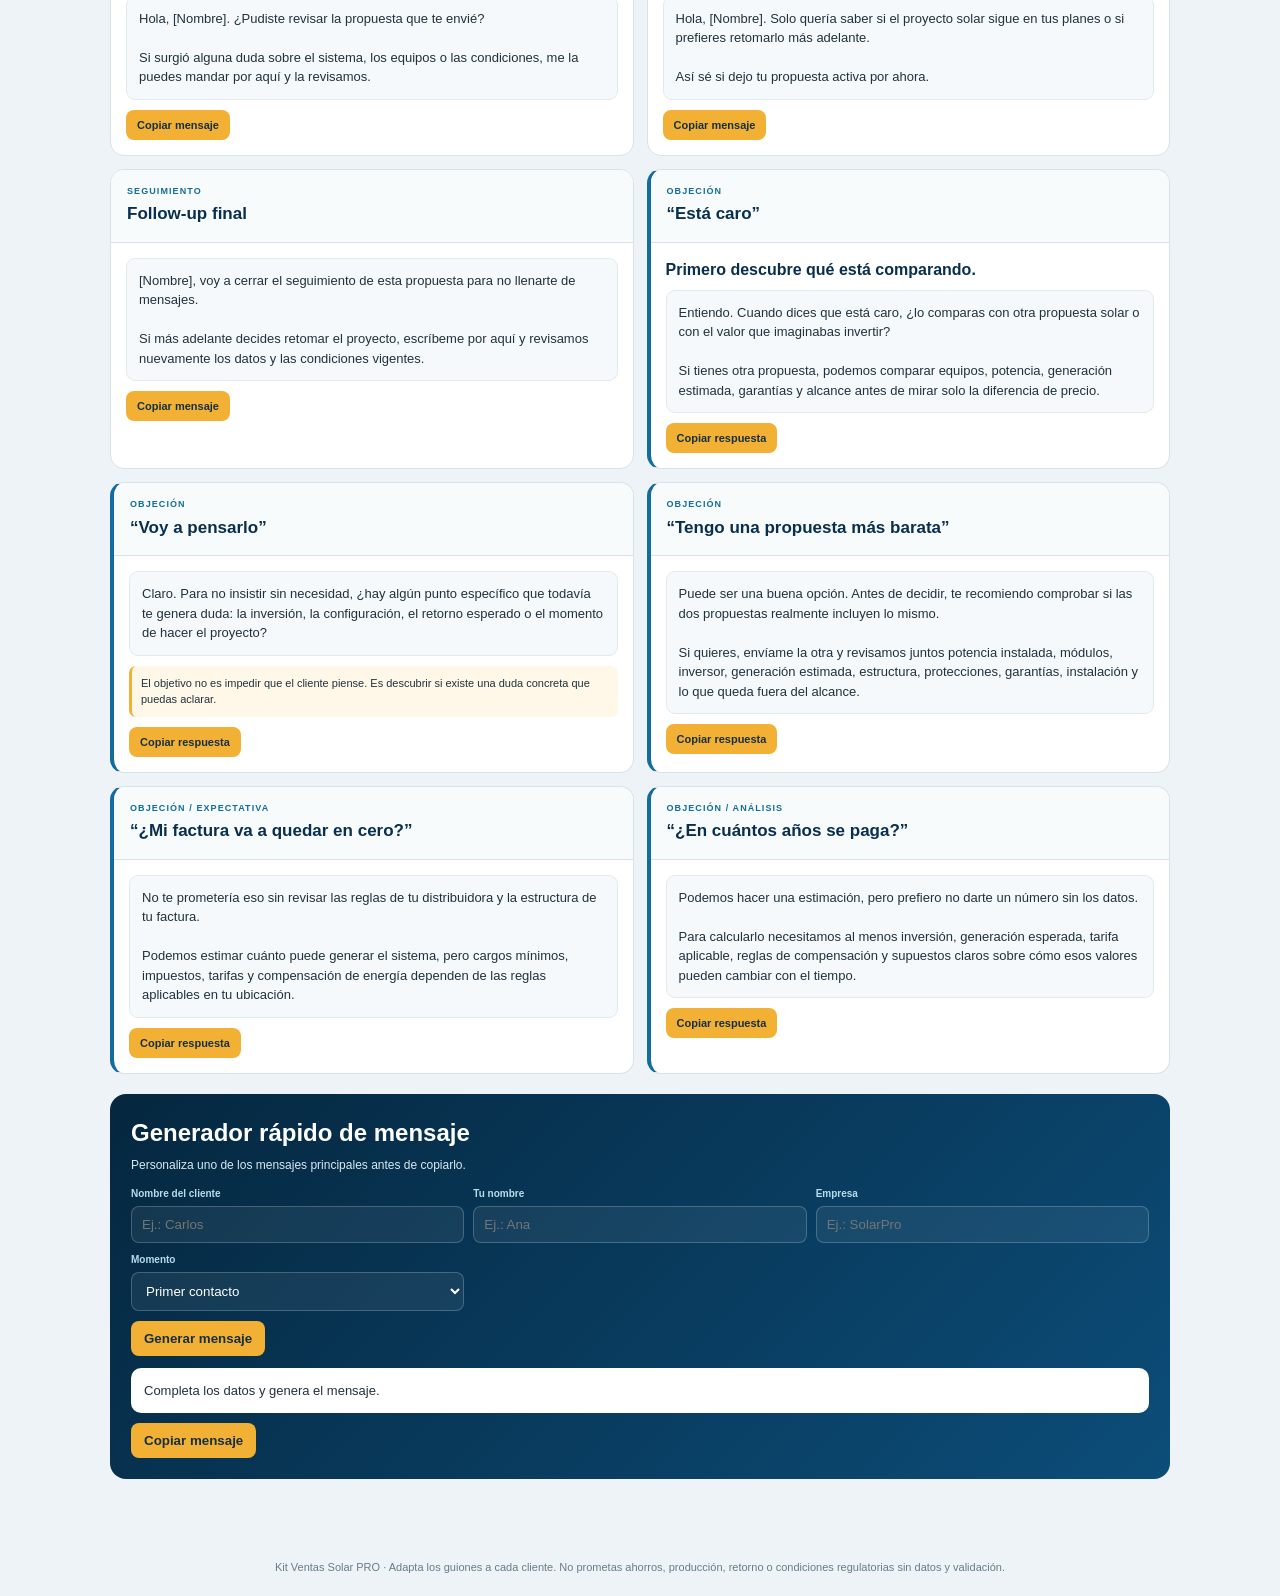
<file: kitventassolarPRO.html>
<!doctype html>
<html lang="es">
<head>
<meta charset="utf-8"><meta name="viewport" content="width=device-width,initial-scale=1">
<title>Kit Ventas Solar PRO</title>
<style>
:root{--navy:#082f4d;--navy2:#05273f;--blue:#126d9d;--gold:#f2b134;--bg:#edf3f6;--card:#fff;--ink:#20323d;--muted:#687c88;--line:#d7e3e9;--green:#187454;--soft:#f7fafb}
*{box-sizing:border-box}body{margin:0;font-family:Arial,Helvetica,sans-serif;background:var(--bg);color:var(--ink);line-height:1.5}.wrap{max-width:1100px;margin:auto}
.hero{background:linear-gradient(135deg,var(--navy2),#0c4d79);color:#fff;padding:44px 20px 58px}.eyebrow{font-size:10px;letter-spacing:.16em;font-weight:900;color:#9ed7f2}.hero h1{font-size:43px;line-height:1.04;margin:9px 0 12px}.hero h1 span{color:var(--gold)}.hero p{max-width:760px;color:#d9eaf2;margin:0}
.toolbar{margin:-25px 20px 0;background:#fff;border:1px solid var(--line);border-radius:14px;padding:13px;box-shadow:0 8px 28px #06294322;display:grid;grid-template-columns:1fr auto;gap:10px;position:sticky;top:8px;z-index:10}.search{padding:11px 13px;border:1px solid #bdccd5;border-radius:9px;font:inherit}.counter{display:flex;align-items:center;color:var(--muted);font-size:12px;padding:0 8px}
main{padding:23px 20px 60px}.tabs{display:flex;gap:8px;flex-wrap:wrap;margin:5px 0 18px}.tab{border:1px solid #cbd9e0;background:#fff;color:var(--navy);padding:8px 12px;border-radius:20px;font-weight:800;font-size:12px;cursor:pointer}.tab.active{background:var(--navy);color:#fff}
.intro{background:#fff;border:1px solid var(--line);border-radius:15px;padding:18px;margin-bottom:15px}.intro h2{color:var(--navy);margin:0 0 5px;font-size:20px}.intro p{font-size:13px;color:var(--muted);margin:0}.flow{display:grid;grid-template-columns:repeat(5,1fr);gap:7px;margin-top:14px}.flow div{background:#f5f9fb;border-radius:8px;padding:9px;text-align:center;font-size:10px;font-weight:900;color:var(--navy)}
.grid{display:grid;grid-template-columns:1fr 1fr;gap:13px}.card{background:#fff;border:1px solid var(--line);border-radius:14px;overflow:hidden}.head{padding:15px 16px;border-bottom:1px solid var(--line);background:#f8fbfc}.tag{font-size:9px;letter-spacing:.12em;text-transform:uppercase;font-weight:900;color:var(--blue)}.head h3{margin:3px 0 0;color:var(--navy);font-size:17px}.body{padding:15px}.when{font-size:11px;color:var(--muted);margin-bottom:9px}.script{background:#f6f9fb;border:1px solid #e0e9ed;border-radius:9px;padding:12px;font-size:13px;white-space:pre-line}.actions{display:flex;gap:7px;margin-top:10px}.btn{border:0;border-radius:8px;padding:9px 11px;font-weight:900;cursor:pointer;background:var(--navy);color:#fff;font-size:11px}.btn.copy{background:var(--gold);color:#17303e}.tip{font-size:11px;background:#fff8e8;border-left:3px solid var(--gold);padding:9px;border-radius:7px;margin-top:10px}
.objection{border-left:4px solid var(--blue)}.question{font-weight:900;color:var(--navy);margin-bottom:8px}.builder{background:linear-gradient(135deg,var(--navy2),#0c4d79);color:#fff;border-radius:16px;padding:21px;margin-top:20px}.builder h2{margin:0 0 5px}.builder>p{color:#d8e9f1;font-size:12px;margin-top:0}.buildergrid{display:grid;grid-template-columns:repeat(3,1fr);gap:9px}.builder label{font-size:10px;font-weight:900;color:#b9dceb}.builder input,.builder select{width:100%;margin-top:5px;padding:10px;border:1px solid #ffffff35;border-radius:8px;background:#ffffff10;color:#fff}.builder option{color:#111}.output{background:#fff;color:var(--ink);border-radius:10px;padding:13px;margin-top:12px;white-space:pre-line;font-size:13px}.goldbtn{background:var(--gold);color:#17303e;border:0;border-radius:8px;padding:10px 13px;font-weight:900;cursor:pointer;margin-top:10px}
footer{text-align:center;color:var(--muted);font-size:11px;padding:20px}
@media(max-width:750px){.hero h1{font-size:35px}.grid,.buildergrid,.flow{grid-template-columns:1fr}.toolbar{grid-template-columns:1fr;margin-left:0;margin-right:0;top:0;border-radius:0}}
@media print{.hero,.toolbar,.tabs,.actions,.builder,footer{display:none}.grid{display:block}.card{break-inside:avoid;margin-bottom:10px}.intro{break-inside:avoid}}
</style>
</head>
<body>
<section class="hero"><div class="wrap"><div class="eyebrow">HERRAMIENTA PREMIUM · MANUAL SOLAR</div><h1>Kit <span>Ventas Solar</span> PRO</h1><p>Guiones, preguntas, seguimiento y respuestas a objeciones para conducir una conversación comercial solar sin sonar como un mensaje automático.</p></div></section>
<div class="wrap toolbar"><input id="search" class="search" placeholder="Buscar: precio, seguimiento, propuesta, ahorro..."><div class="counter"><span id="count">0</span>&nbsp;recursos</div></div>
<main class="wrap">
<div class="tabs"><button class="tab active" data-cat="all">Todo</button><button class="tab" data-cat="contacto">Primer contacto</button><button class="tab" data-cat="diagnostico">Diagnóstico</button><button class="tab" data-cat="propuesta">Propuesta</button><button class="tab" data-cat="followup">Seguimiento</button><button class="tab" data-cat="objecion">Objeciones</button></div>
<section class="intro"><h2>La venta empieza por diagnosticar</h2><p>No envíes precio antes de entender el cliente. Usa las preguntas para descubrir consumo, objetivo, inmueble, decisión y momento de compra. Después adapta el mensaje.</p><div class="flow"><div>1 · CONTACTO</div><div>2 · DIAGNÓSTICO</div><div>3 · PROPUESTA</div><div>4 · SEGUIMIENTO</div><div>5 · DECISIÓN</div></div></section>
<div class="grid" id="cards">

<article class="card item" data-cat="contacto" data-key="primer contacto whatsapp lead interesado"><div class="head"><div class="tag">Primer contacto</div><h3>Lead que pidió información</h3></div><div class="body"><div class="when">Objetivo: abrir conversación sin enviar un texto enorme.</div><div class="script">Hola, [Nombre]. Soy [Asesor] de [Empresa]. Vi que solicitaste información sobre energía solar.

Para calcular algo que tenga sentido para tu caso, ¿me dices aproximadamente cuánto pagas o consumes de energía al mes?</div><div class="actions"><button class="btn copy">Copiar mensaje</button></div></div></article>

<article class="card item" data-cat="contacto" data-key="retomar lead no respondio contato"><div class="head"><div class="tag">Primer contacto</div><h3>No respondió al primer mensaje</h3></div><div class="body"><div class="when">Objetivo: retomar sin presión.</div><div class="script">Hola, [Nombre]. Paso por aquí porque vi que habías pedido información sobre el proyecto solar.

Si todavía quieres analizarlo, envíame una foto de tu factura de energía y te digo qué datos necesitamos para hacer una estimación inicial.</div><div class="actions"><button class="btn copy">Copiar mensaje</button></div></div></article>

<article class="card item" data-cat="diagnostico" data-key="preguntas calificacion consumo factura inmueble techo ciudad"><div class="head"><div class="tag">Diagnóstico</div><h3>Preguntas esenciales</h3></div><div class="body"><div class="script">1. ¿Cuál es tu consumo medio o valor aproximado de la factura?
2. ¿En qué ciudad está el inmueble?
3. ¿Es vivienda, comercio, industria u otro tipo de instalación?
4. ¿El inmueble es propio?
5. ¿Tienes una factura reciente y, si es posible, el histórico de consumo?
6. ¿Esperas aumentar el consumo próximamente?
7. ¿Qué buscas principalmente con el proyecto solar?</div><div class="tip">No es necesario disparar las siete preguntas de una vez. Conduce una conversación.</div><div class="actions"><button class="btn copy">Copiar preguntas</button></div></div></article>

<article class="card item" data-cat="diagnostico" data-key="descobrir objetivo economia investimento cliente"><div class="head"><div class="tag">Diagnóstico</div><h3>Descubrir el objetivo real</h3></div><div class="body"><div class="script">Perfecto. Y para entender mejor tu prioridad: ¿estás buscando principalmente reducir el gasto mensual de energía, protegerte de aumentos futuros, aprovechar mejor el inmueble o tienes otro objetivo?</div><div class="actions"><button class="btn copy">Copiar mensaje</button></div></div></article>

<article class="card item" data-cat="propuesta" data-key="enviar proposta orçamento presupuesto"><div class="head"><div class="tag">Propuesta</div><h3>Mensaje para enviar la propuesta</h3></div><div class="body"><div class="script">[Nombre], preparé la propuesta con base en los datos que me enviaste.

Te la mando aquí para que puedas revisarla con calma. En ella están la configuración propuesta, la estimación de generación, el alcance y las condiciones comerciales.

Cuando la veas, dime qué punto quieres que te explique primero.</div><div class="actions"><button class="btn copy">Copiar mensaje</button></div></div></article>

<article class="card item" data-cat="propuesta" data-key="comparando outros orçamentos concorrencia proposta"><div class="head"><div class="tag">Propuesta</div><h3>Cliente está comparando propuestas</h3></div><div class="body"><div class="script">Es totalmente normal comparar antes de decidir.

Si recibes otra propuesta y quieres enviármela, puedo ayudarte a comparar la configuración, los equipos, el alcance y las condiciones. Así no terminas comparando solo el precio final.</div><div class="actions"><button class="btn copy">Copiar mensaje</button></div></div></article>

<article class="card item" data-cat="followup" data-key="follow up 1 proposta seguimiento"><div class="head"><div class="tag">Seguimiento</div><h3>Follow-up 1 · después de la propuesta</h3></div><div class="body"><div class="script">Hola, [Nombre]. ¿Pudiste revisar la propuesta que te envié?

Si surgió alguna duda sobre el sistema, los equipos o las condiciones, me la puedes mandar por aquí y la revisamos.</div><div class="actions"><button class="btn copy">Copiar mensaje</button></div></div></article>

<article class="card item" data-cat="followup" data-key="follow up 2 decisão orçamento"><div class="head"><div class="tag">Seguimiento</div><h3>Follow-up 2 · sin respuesta</h3></div><div class="body"><div class="script">Hola, [Nombre]. Solo quería saber si el proyecto solar sigue en tus planes o si prefieres retomarlo más adelante.

Así sé si dejo tu propuesta activa por ahora.</div><div class="actions"><button class="btn copy">Copiar mensaje</button></div></div></article>

<article class="card item" data-cat="followup" data-key="follow up fechar arquivo ultima mensagem"><div class="head"><div class="tag">Seguimiento</div><h3>Follow-up final</h3></div><div class="body"><div class="script">[Nombre], voy a cerrar el seguimiento de esta propuesta para no llenarte de mensajes.

Si más adelante decides retomar el proyecto, escríbeme por aquí y revisamos nuevamente los datos y las condiciones vigentes.</div><div class="actions"><button class="btn copy">Copiar mensaje</button></div></div></article>

<article class="card item objection" data-cat="objecion" data-key="caro preço precio objecion"><div class="head"><div class="tag">Objeción</div><h3>“Está caro”</h3></div><div class="body"><div class="question">Primero descubre qué está comparando.</div><div class="script">Entiendo. Cuando dices que está caro, ¿lo comparas con otra propuesta solar o con el valor que imaginabas invertir?

Si tienes otra propuesta, podemos comparar equipos, potencia, generación estimada, garantías y alcance antes de mirar solo la diferencia de precio.</div><div class="actions"><button class="btn copy">Copiar respuesta</button></div></div></article>

<article class="card item objection" data-cat="objecion" data-key="pensar vou pensar objecion"><div class="head"><div class="tag">Objeción</div><h3>“Voy a pensarlo”</h3></div><div class="body"><div class="script">Claro. Para no insistir sin necesidad, ¿hay algún punto específico que todavía te genera duda: la inversión, la configuración, el retorno esperado o el momento de hacer el proyecto?</div><div class="tip">El objetivo no es impedir que el cliente piense. Es descubrir si existe una duda concreta que puedas aclarar.</div><div class="actions"><button class="btn copy">Copiar respuesta</button></div></div></article>

<article class="card item objection" data-cat="objecion" data-key="outra proposta barata concorrente menor preço"><div class="head"><div class="tag">Objeción</div><h3>“Tengo una propuesta más barata”</h3></div><div class="body"><div class="script">Puede ser una buena opción. Antes de decidir, te recomiendo comprobar si las dos propuestas realmente incluyen lo mismo.

Si quieres, envíame la otra y revisamos juntos potencia instalada, módulos, inversor, generación estimada, estructura, protecciones, garantías, instalación y lo que queda fuera del alcance.</div><div class="actions"><button class="btn copy">Copiar respuesta</button></div></div></article>

<article class="card item objection" data-cat="objecion" data-key="economia garantia conta zero factura cero promesa"><div class="head"><div class="tag">Objeción / expectativa</div><h3>“¿Mi factura va a quedar en cero?”</h3></div><div class="body"><div class="script">No te prometería eso sin revisar las reglas de tu distribuidora y la estructura de tu factura.

Podemos estimar cuánto puede generar el sistema, pero cargos mínimos, impuestos, tarifas y compensación de energía dependen de las reglas aplicables en tu ubicación.</div><div class="actions"><button class="btn copy">Copiar respuesta</button></div></div></article>

<article class="card item objection" data-cat="objecion" data-key="retorno payback investimento anos"><div class="head"><div class="tag">Objeción / análisis</div><h3>“¿En cuántos años se paga?”</h3></div><div class="body"><div class="script">Podemos hacer una estimación, pero prefiero no darte un número sin los datos.

Para calcularlo necesitamos al menos inversión, generación esperada, tarifa aplicable, reglas de compensación y supuestos claros sobre cómo esos valores pueden cambiar con el tiempo.</div><div class="actions"><button class="btn copy">Copiar respuesta</button></div></div></article>

</div>

<section class="builder"><h2>Generador rápido de mensaje</h2><p>Personaliza uno de los mensajes principales antes de copiarlo.</p><div class="buildergrid"><label>Nombre del cliente<input id="bName" placeholder="Ej.: Carlos"></label><label>Tu nombre<input id="bSeller" placeholder="Ej.: Ana"></label><label>Empresa<input id="bCompany" placeholder="Ej.: SolarPro"></label><label>Momento<select id="bType"><option value="contact">Primer contacto</option><option value="proposal">Envío de propuesta</option><option value="follow">Seguimiento</option><option value="final">Último seguimiento</option></select></label></div><button class="goldbtn" onclick="build()">Generar mensaje</button><div class="output" id="output">Completa los datos y genera el mensaje.</div><button class="goldbtn" onclick="copyOutput()">Copiar mensaje</button></section>
</main>
<footer>Kit Ventas Solar PRO · Adapta los guiones a cada cliente. No prometas ahorros, producción, retorno o condiciones regulatorias sin datos y validación.</footer>
<script>
const items=[...document.querySelectorAll('.item')], tabs=[...document.querySelectorAll('.tab')], search=document.getElementById('search');let cat='all';
function filter(){let q=search.value.toLowerCase().trim(),n=0;items.forEach(i=>{let ok=(cat==='all'||i.dataset.cat===cat)&&(!q||(i.dataset.key+' '+i.innerText).toLowerCase().includes(q));i.style.display=ok?'':'none';if(ok)n++});document.getElementById('count').textContent=n}
tabs.forEach(t=>t.onclick=()=>{tabs.forEach(x=>x.classList.remove('active'));t.classList.add('active');cat=t.dataset.cat;filter()});search.oninput=filter;
document.querySelectorAll('.copy').forEach(b=>b.onclick=async()=>{let s=b.closest('.body').querySelector('.script').innerText;try{await navigator.clipboard.writeText(s);let old=b.textContent;b.textContent='¡Copiado!';setTimeout(()=>b.textContent=old,1200)}catch(e){alert('Selecciona y copia el texto manualmente.')}});
function build(){let n=document.getElementById('bName').value.trim()||'[Nombre]',s=document.getElementById('bSeller').value.trim()||'[Asesor]',c=document.getElementById('bCompany').value.trim()||'[Empresa]',t=document.getElementById('bType').value,m='';
if(t==='contact')m=`Hola, ${n}. Soy ${s} de ${c}. Vi que solicitaste información sobre energía solar.\n\nPara calcular algo que tenga sentido para tu caso, ¿me dices aproximadamente cuánto pagas o consumes de energía al mes?`;
if(t==='proposal')m=`${n}, preparé la propuesta con base en los datos que me enviaste.\n\nTe la mando aquí para que puedas revisarla con calma. Cuando la veas, dime qué punto quieres que te explique primero.`;
if(t==='follow')m=`Hola, ${n}. ¿Pudiste revisar la propuesta que te envié?\n\nSi surgió alguna duda sobre el sistema, los equipos o las condiciones, me la puedes mandar por aquí y la revisamos.`;
if(t==='final')m=`${n}, voy a cerrar el seguimiento de esta propuesta para no llenarte de mensajes.\n\nSi más adelante decides retomar el proyecto, escríbeme por aquí y revisamos nuevamente los datos y las condiciones vigentes.`;
document.getElementById('output').textContent=m}
async function copyOutput(){try{await navigator.clipboard.writeText(document.getElementById('output').innerText);alert('Mensaje copiado.')}catch(e){alert('Selecciona y copia el texto manualmente.')}}
filter();
</script>
</body></html>
</file>
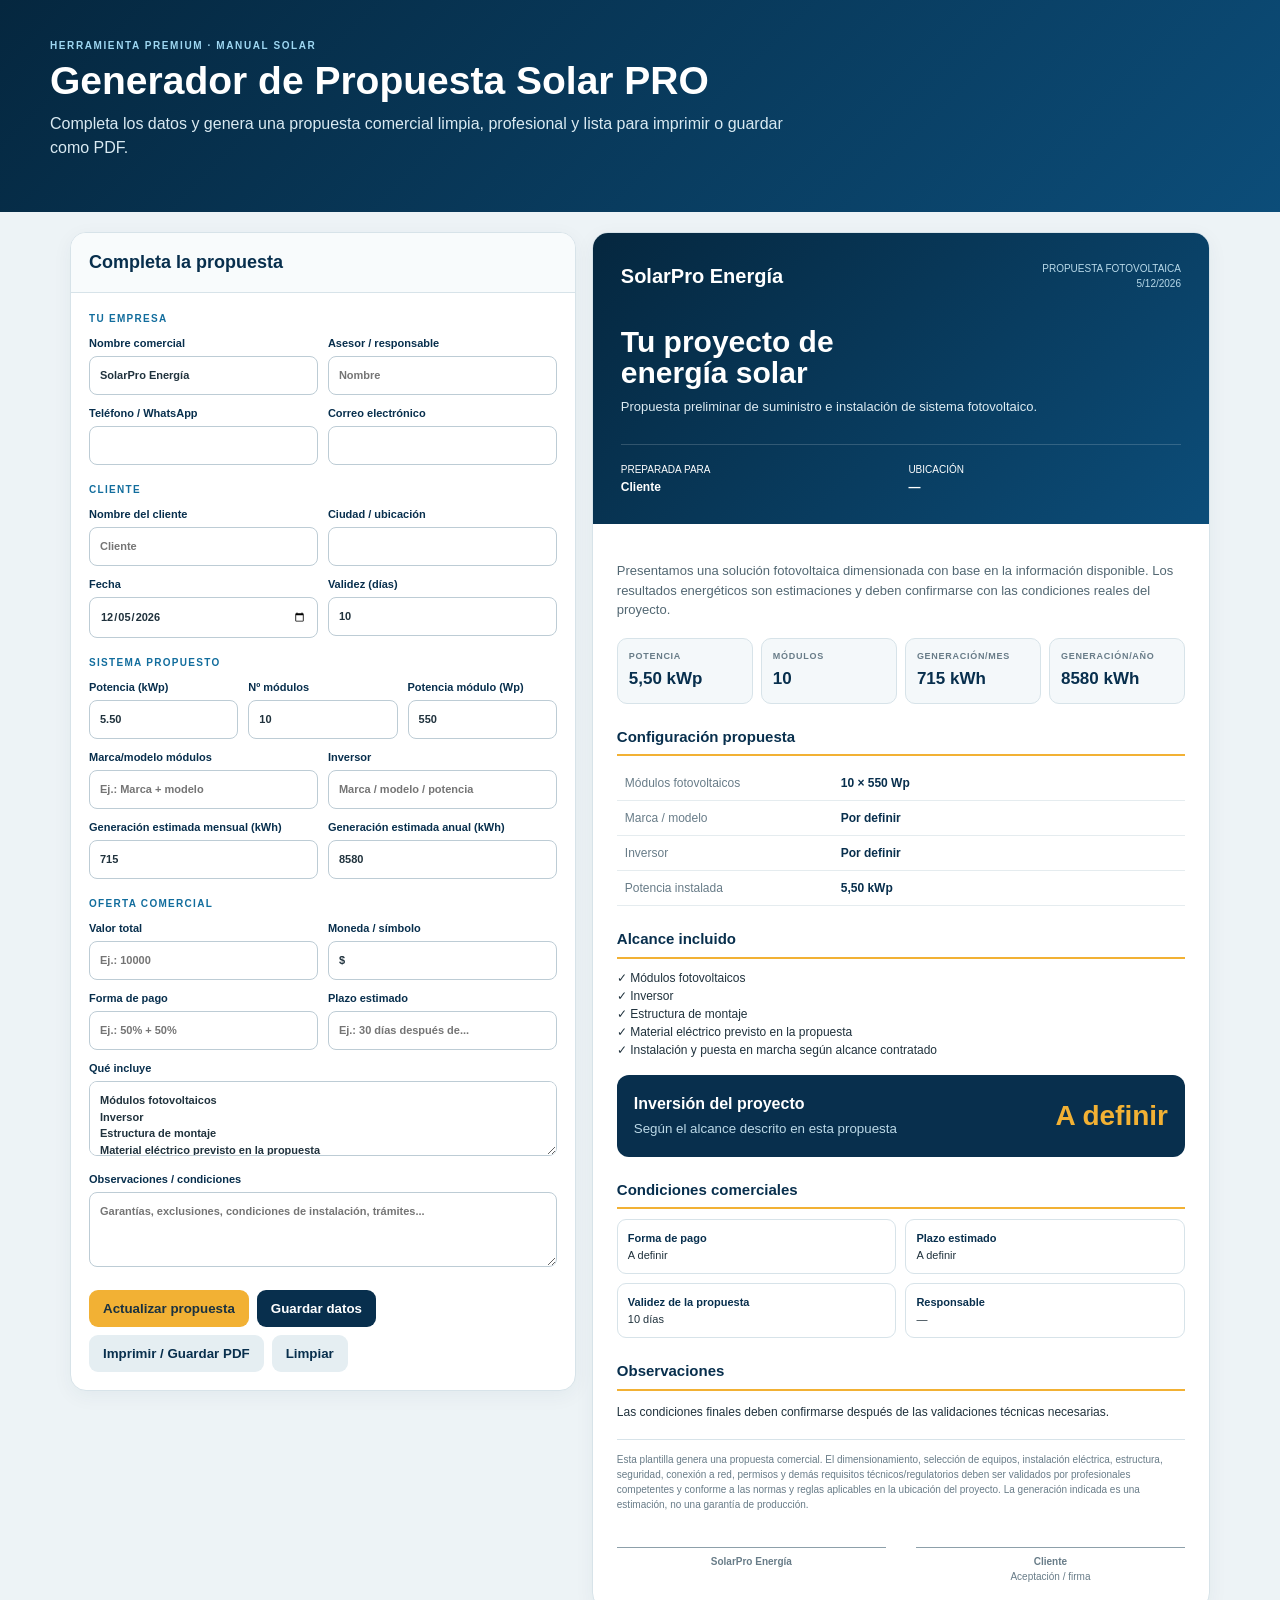
<file: plantillapropuestasolarPRO.html>
<!doctype html>
<html lang="es">
<head>
<meta charset="utf-8"><meta name="viewport" content="width=device-width,initial-scale=1">
<title>Generador de Propuesta Solar PRO</title>
<style>
:root{--navy:#082f4d;--navy2:#05273f;--blue:#126d9d;--gold:#f2b134;--bg:#edf3f6;--card:#fff;--ink:#20323d;--muted:#687c88;--line:#d7e3e9;--green:#187454;--soft:#f7fafb}
*{box-sizing:border-box}body{margin:0;font-family:Arial,Helvetica,sans-serif;background:var(--bg);color:var(--ink);line-height:1.5}.wrap{max-width:1180px;margin:auto}
.hero{background:linear-gradient(135deg,var(--navy2),#0c4d79);color:#fff;padding:38px 20px 52px}.eyebrow{font-size:10px;letter-spacing:.16em;font-weight:900;color:#9ed7f2}.hero h1{font-size:39px;margin:8px 0 10px;line-height:1.05}.hero p{max-width:760px;color:#d9eaf2;margin:0}
main{padding:20px}.layout{display:grid;grid-template-columns:.9fr 1.1fr;gap:16px;align-items:start}.formbox,.proposal{background:#fff;border:1px solid var(--line);border-radius:16px;overflow:hidden;box-shadow:0 5px 20px #15374d0d}.formbox h2{margin:0;padding:16px 18px;background:#f8fbfc;border-bottom:1px solid var(--line);color:var(--navy);font-size:18px}.formcontent{padding:18px}.sect{font-size:10px;letter-spacing:.13em;color:var(--blue);font-weight:900;text-transform:uppercase;margin:17px 0 9px}.sect:first-child{margin-top:0}.grid2{display:grid;grid-template-columns:1fr 1fr;gap:10px}.grid3{display:grid;grid-template-columns:repeat(3,1fr);gap:10px}label{font-size:11px;font-weight:800;color:var(--navy)}input,textarea,select{width:100%;margin-top:5px;padding:10px;border:1px solid #bdccd5;border-radius:8px;font:inherit;color:var(--ink);background:#fff}textarea{min-height:75px;resize:vertical}.buttons{display:flex;gap:8px;flex-wrap:wrap;margin-top:18px}.btn{border:0;border-radius:9px;padding:11px 14px;font-weight:900;cursor:pointer;background:var(--navy);color:#fff}.btn.gold{background:var(--gold);color:#1b3240}.btn.light{background:#e5eef2;color:var(--navy)}
.proposal{position:sticky;top:10px}.cover{background:linear-gradient(135deg,var(--navy2),#0c4d79);color:#fff;padding:28px}.brand{display:flex;justify-content:space-between;gap:15px;align-items:flex-start}.logo{font-weight:900;font-size:20px}.logo span{color:var(--gold)}.docno{font-size:10px;color:#b8d9e9;text-align:right}.cover h2{font-size:30px;line-height:1.05;margin:35px 0 8px}.cover p{margin:0;color:#dcebf2;font-size:13px}.clientline{margin-top:28px;padding-top:15px;border-top:1px solid #ffffff2b;display:grid;grid-template-columns:1fr 1fr;gap:15px;font-size:12px}
.pbody{padding:24px}.intro{font-size:13px;color:#526772}.highlights{display:grid;grid-template-columns:repeat(4,1fr);gap:8px;margin:18px 0}.hi{background:#f4f8fa;border:1px solid var(--line);border-radius:10px;padding:11px}.hi span{display:block;font-size:9px;text-transform:uppercase;letter-spacing:.08em;color:var(--muted);font-weight:900}.hi b{display:block;color:var(--navy);font-size:17px;margin-top:3px}.title{font-size:15px;color:var(--navy);border-bottom:2px solid var(--gold);padding-bottom:6px;margin:22px 0 10px}.equipment{width:100%;border-collapse:collapse;font-size:12px}.equipment td{padding:8px;border-bottom:1px solid #e5ecef}.equipment td:first-child{color:var(--muted);width:38%}.equipment td:last-child{font-weight:800;color:var(--navy)}.pricebox{display:grid;grid-template-columns:1fr auto;gap:15px;align-items:center;background:var(--navy);color:#fff;border-radius:12px;padding:17px;margin-top:16px}.pricebox small{color:#bcd9e7}.price{font-size:28px;font-weight:900;color:var(--gold);white-space:nowrap}.conditions{display:grid;grid-template-columns:1fr 1fr;gap:9px}.cond{border:1px solid var(--line);border-radius:9px;padding:10px;font-size:11px}.cond b{display:block;color:var(--navy)}.note{font-size:10px;color:var(--muted);margin-top:18px;padding-top:12px;border-top:1px solid var(--line)}.signature{display:grid;grid-template-columns:1fr 1fr;gap:30px;margin-top:35px}.sig{border-top:1px solid #8da0aa;padding-top:6px;font-size:10px;color:var(--muted);text-align:center}
@media(max-width:900px){.layout{grid-template-columns:1fr}.proposal{position:static}}@media(max-width:600px){.grid2,.grid3,.highlights,.conditions,.clientline{grid-template-columns:1fr}.brand{display:block}.docno{text-align:left;margin-top:8px}.pricebox{grid-template-columns:1fr}}
@media print{@page{size:A4;margin:8mm}body{background:#fff}.hero,.formbox{display:none}main{padding:0}.layout{display:block}.proposal{box-shadow:none;border:0;position:static}.cover{-webkit-print-color-adjust:exact;print-color-adjust:exact}.pricebox{-webkit-print-color-adjust:exact;print-color-adjust:exact}.pbody{padding:18px}.note{font-size:9px}}
</style>
</head>
<body>
<section class="hero"><div class="wrap"><div class="eyebrow">HERRAMIENTA PREMIUM · MANUAL SOLAR</div><h1>Generador de Propuesta Solar PRO</h1><p>Completa los datos y genera una propuesta comercial limpia, profesional y lista para imprimir o guardar como PDF.</p></div></section>
<main class="wrap"><div class="layout">
<section class="formbox"><h2>Completa la propuesta</h2><div class="formcontent">
<div class="sect">Tu empresa</div><div class="grid2"><label>Nombre comercial<input id="empresa" value="SolarPro Energía"></label><label>Asesor / responsable<input id="asesor" placeholder="Nombre"></label><label>Teléfono / WhatsApp<input id="telefono"></label><label>Correo electrónico<input id="email"></label></div>
<div class="sect">Cliente</div><div class="grid2"><label>Nombre del cliente<input id="cliente" placeholder="Cliente"></label><label>Ciudad / ubicación<input id="ciudad"></label><label>Fecha<input id="fecha" type="date"></label><label>Validez (días)<input id="validez" type="number" value="10" min="1"></label></div>
<div class="sect">Sistema propuesto</div><div class="grid3"><label>Potencia (kWp)<input id="kwp" type="number" step=".01" value="5.50"></label><label>Nº módulos<input id="mods" type="number" value="10"></label><label>Potencia módulo (Wp)<input id="wp" type="number" value="550"></label></div>
<div class="grid2" style="margin-top:10px"><label>Marca/modelo módulos<input id="modulo" placeholder="Ej.: Marca + modelo"></label><label>Inversor<input id="inversor" placeholder="Marca / modelo / potencia"></label><label>Generación estimada mensual (kWh)<input id="genm" type="number" value="715"></label><label>Generación estimada anual (kWh)<input id="gena" type="number" value="8580"></label></div>
<div class="sect">Oferta comercial</div><div class="grid2"><label>Valor total<input id="valor" type="number" step=".01" placeholder="Ej.: 10000"></label><label>Moneda / símbolo<input id="moeda" value="$"></label><label>Forma de pago<input id="pago" placeholder="Ej.: 50% + 50%"></label><label>Plazo estimado<input id="plazo" placeholder="Ej.: 30 días después de..."></label></div>
<label style="display:block;margin-top:10px">Qué incluye<textarea id="incluye">Módulos fotovoltaicos
Inversor
Estructura de montaje
Material eléctrico previsto en la propuesta
Instalación y puesta en marcha según alcance contratado</textarea></label>
<label style="display:block;margin-top:10px">Observaciones / condiciones<textarea id="obs" placeholder="Garantías, exclusiones, condiciones de instalación, trámites..."></textarea></label>
<div class="buttons"><button class="btn gold" onclick="render()">Actualizar propuesta</button><button class="btn" onclick="save()">Guardar datos</button><button class="btn light" onclick="window.print()">Imprimir / Guardar PDF</button><button class="btn light" onclick="clearData()">Limpiar</button></div>
</div></section>

<section class="proposal" id="proposal">
<div class="cover"><div class="brand"><div class="logo" id="pEmpresa">SolarPro <span>Energía</span></div><div class="docno">PROPUESTA FOTOVOLTAICA<br><span id="pDate">—</span></div></div><h2>Tu proyecto de<br>energía solar</h2><p>Propuesta preliminar de suministro e instalación de sistema fotovoltaico.</p><div class="clientline"><div><small>PREPARADA PARA</small><br><b id="pCliente">Cliente</b></div><div><small>UBICACIÓN</small><br><b id="pCiudad">—</b></div></div></div>
<div class="pbody"><p class="intro">Presentamos una solución fotovoltaica dimensionada con base en la información disponible. Los resultados energéticos son estimaciones y deben confirmarse con las condiciones reales del proyecto.</p>
<div class="highlights"><div class="hi"><span>Potencia</span><b id="pKwp">5,50 kWp</b></div><div class="hi"><span>Módulos</span><b id="pMods">10</b></div><div class="hi"><span>Generación/mes</span><b id="pGenM">715 kWh</b></div><div class="hi"><span>Generación/año</span><b id="pGenA">8.580 kWh</b></div></div>
<h3 class="title">Configuración propuesta</h3><table class="equipment"><tr><td>Módulos fotovoltaicos</td><td id="pModule">10 × 550 Wp</td></tr><tr><td>Marca / modelo</td><td id="pModuleName">Por definir</td></tr><tr><td>Inversor</td><td id="pInv">Por definir</td></tr><tr><td>Potencia instalada</td><td id="pPower">5,50 kWp</td></tr></table>
<h3 class="title">Alcance incluido</h3><div id="pIncludes" style="font-size:12px"></div>
<div class="pricebox"><div><b>Inversión del proyecto</b><br><small>Según el alcance descrito en esta propuesta</small></div><div class="price" id="pPrice">A definir</div></div>
<h3 class="title">Condiciones comerciales</h3><div class="conditions"><div class="cond"><b>Forma de pago</b><span id="pPago">A definir</span></div><div class="cond"><b>Plazo estimado</b><span id="pPlazo">A definir</span></div><div class="cond"><b>Validez de la propuesta</b><span id="pValidity">10 días</span></div><div class="cond"><b>Responsable</b><span id="pAdvisor">—</span></div></div>
<h3 class="title">Observaciones</h3><p id="pObs" style="font-size:12px">Las condiciones finales deben confirmarse después de las validaciones técnicas necesarias.</p>
<p class="note">Esta plantilla genera una propuesta comercial. El dimensionamiento, selección de equipos, instalación eléctrica, estructura, seguridad, conexión a red, permisos y demás requisitos técnicos/regulatorios deben ser validados por profesionales competentes y conforme a las normas y reglas aplicables en la ubicación del proyecto. La generación indicada es una estimación, no una garantía de producción.</p>
<div class="signature"><div class="sig"><b id="pCompanySig">Empresa</b><br><span id="pContact"></span></div><div class="sig"><b id="pClientSig">Cliente</b><br>Aceptación / firma</div></div>
</div></section>
</div></main>
<script>
const ids=['empresa','asesor','telefono','email','cliente','ciudad','fecha','validez','kwp','mods','wp','modulo','inversor','genm','gena','valor','moeda','pago','plazo','incluye','obs'];
function val(id){return document.getElementById(id).value.trim()}function num(id){return parseFloat(val(id))}
function money(v){return Number.isFinite(v)?v.toLocaleString('es-ES',{minimumFractionDigits:2,maximumFractionDigits:2}):''}
function number(v,d=0){return Number.isFinite(v)?v.toLocaleString('es-ES',{minimumFractionDigits:d,maximumFractionDigits:d}):'—'}
function txt(id,v){document.getElementById(id).textContent=v}
function render(){
 const emp=val('empresa')||'Empresa Solar', cli=val('cliente')||'Cliente', kw=num('kwp'), mods=num('mods'), wp=num('wp'), gm=num('genm'), ga=num('gena'), price=num('valor');
 txt('pEmpresa',emp);txt('pCompanySig',emp);txt('pCliente',cli);txt('pClientSig',cli);txt('pCiudad',val('ciudad')||'—');
 const d=val('fecha');txt('pDate',d?new Date(d+'T12:00:00').toLocaleDateString('es-ES'):'—');
 txt('pKwp',number(kw,2)+' kWp');txt('pPower',number(kw,2)+' kWp');txt('pMods',Number.isFinite(mods)?mods:'—');txt('pGenM',number(gm,0)+' kWh');txt('pGenA',number(ga,0)+' kWh');
 txt('pModule',(Number.isFinite(mods)?mods:'—')+' × '+(Number.isFinite(wp)?number(wp,0):'—')+' Wp');txt('pModuleName',val('modulo')||'Por definir');txt('pInv',val('inversor')||'Por definir');
 document.getElementById('pIncludes').innerHTML=(val('incluye')||'Por definir').split('\n').filter(Boolean).map(x=>'✓ '+x.replace(/[<>]/g,'')).join('<br>');
 txt('pPrice',Number.isFinite(price)?(val('moeda')+' '+money(price)):'A definir');txt('pPago',val('pago')||'A definir');txt('pPlazo',val('plazo')||'A definir');txt('pValidity',(val('validez')||'—')+' días');txt('pAdvisor',val('asesor')||'—');txt('pObs',val('obs')||'Las condiciones finales deben confirmarse después de las validaciones técnicas necesarias.');
 txt('pContact',[val('asesor'),val('telefono'),val('email')].filter(Boolean).join(' · '));
}
function save(){render();localStorage.setItem('solarProposal',JSON.stringify(Object.fromEntries(ids.map(i=>[i,document.getElementById(i).value]))));alert('Propuesta guardada en este dispositivo.')}
function clearData(){if(confirm('¿Limpiar los datos de la propuesta?')){localStorage.removeItem('solarProposal');ids.forEach(i=>document.getElementById(i).value='');document.getElementById('validez').value='10';render()}}
(function(){document.getElementById('fecha').value=new Date().toISOString().slice(0,10);try{const d=JSON.parse(localStorage.getItem('solarProposal')||'null');if(d)ids.forEach(i=>{if(d[i]!=null)document.getElementById(i).value=d[i]})}catch(e){} ids.forEach(i=>document.getElementById(i).addEventListener('input',render));render()})();
</script>
</body></html>
</file>
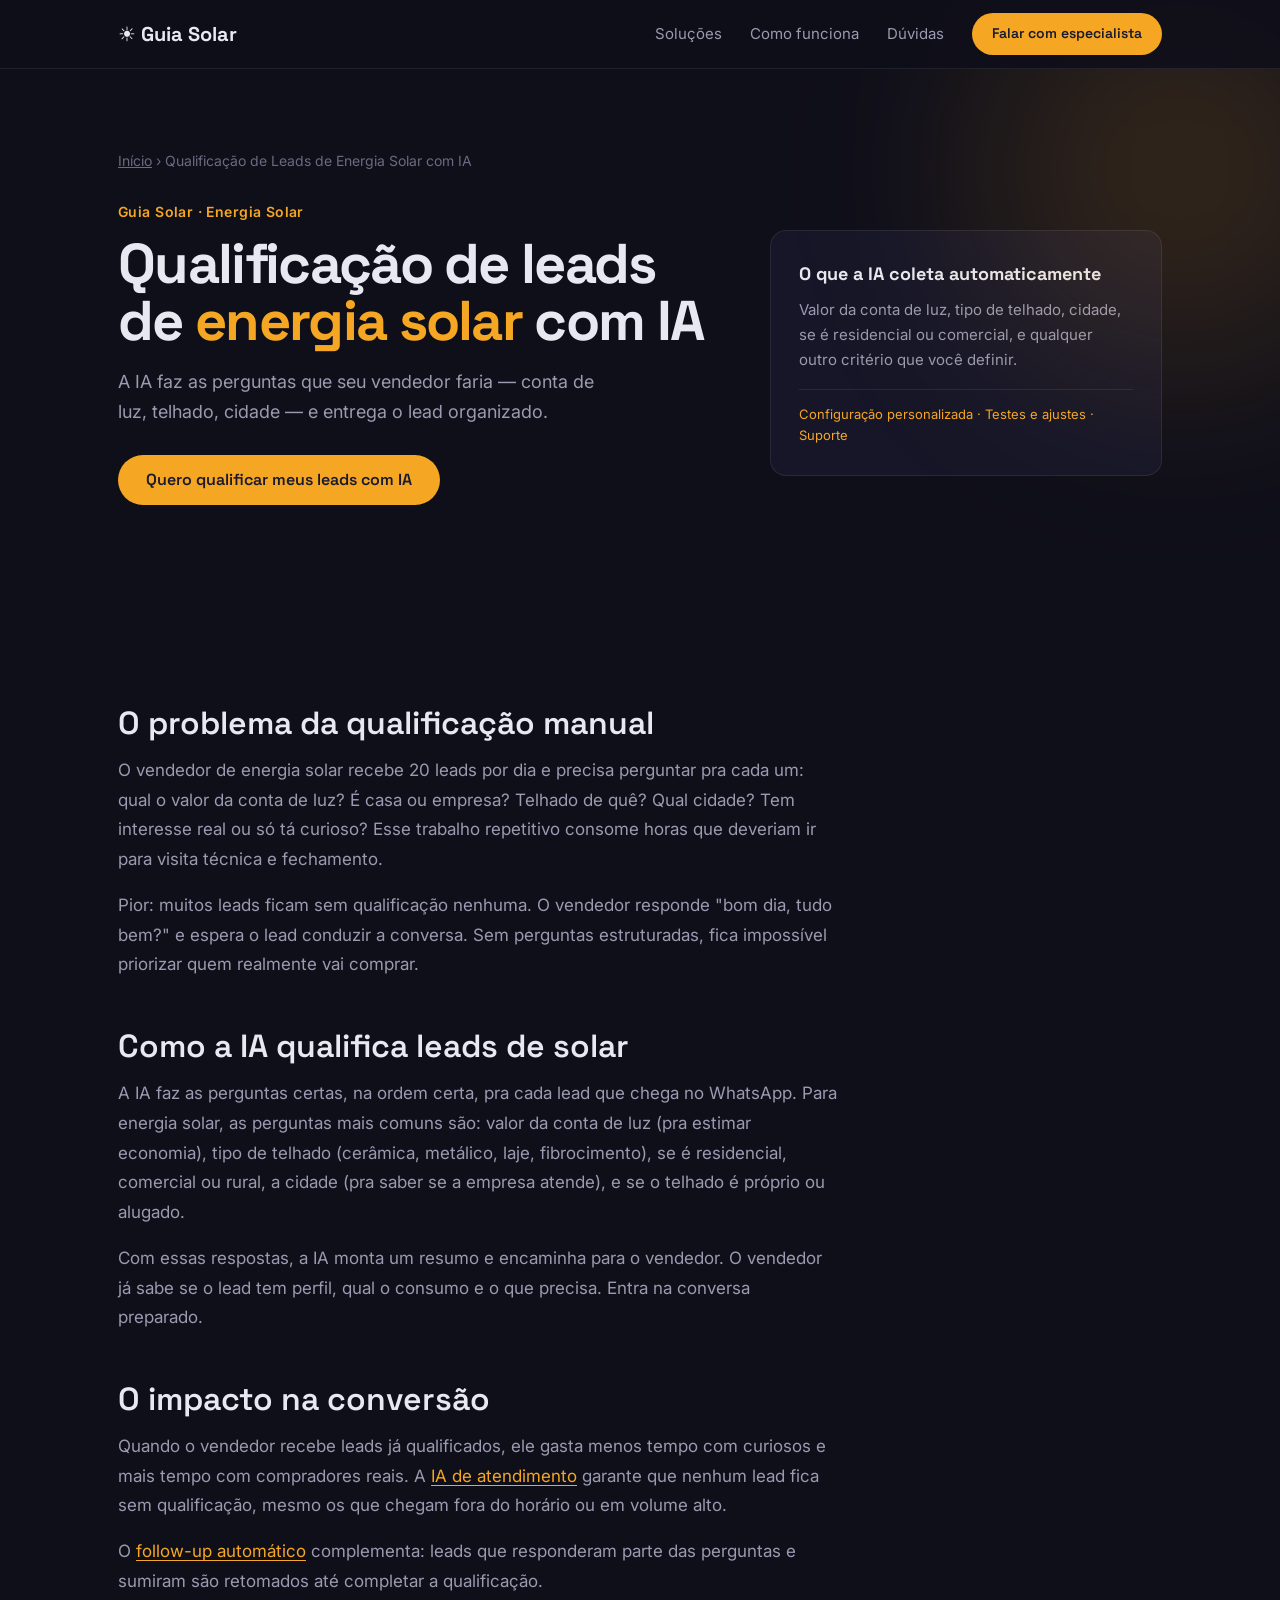
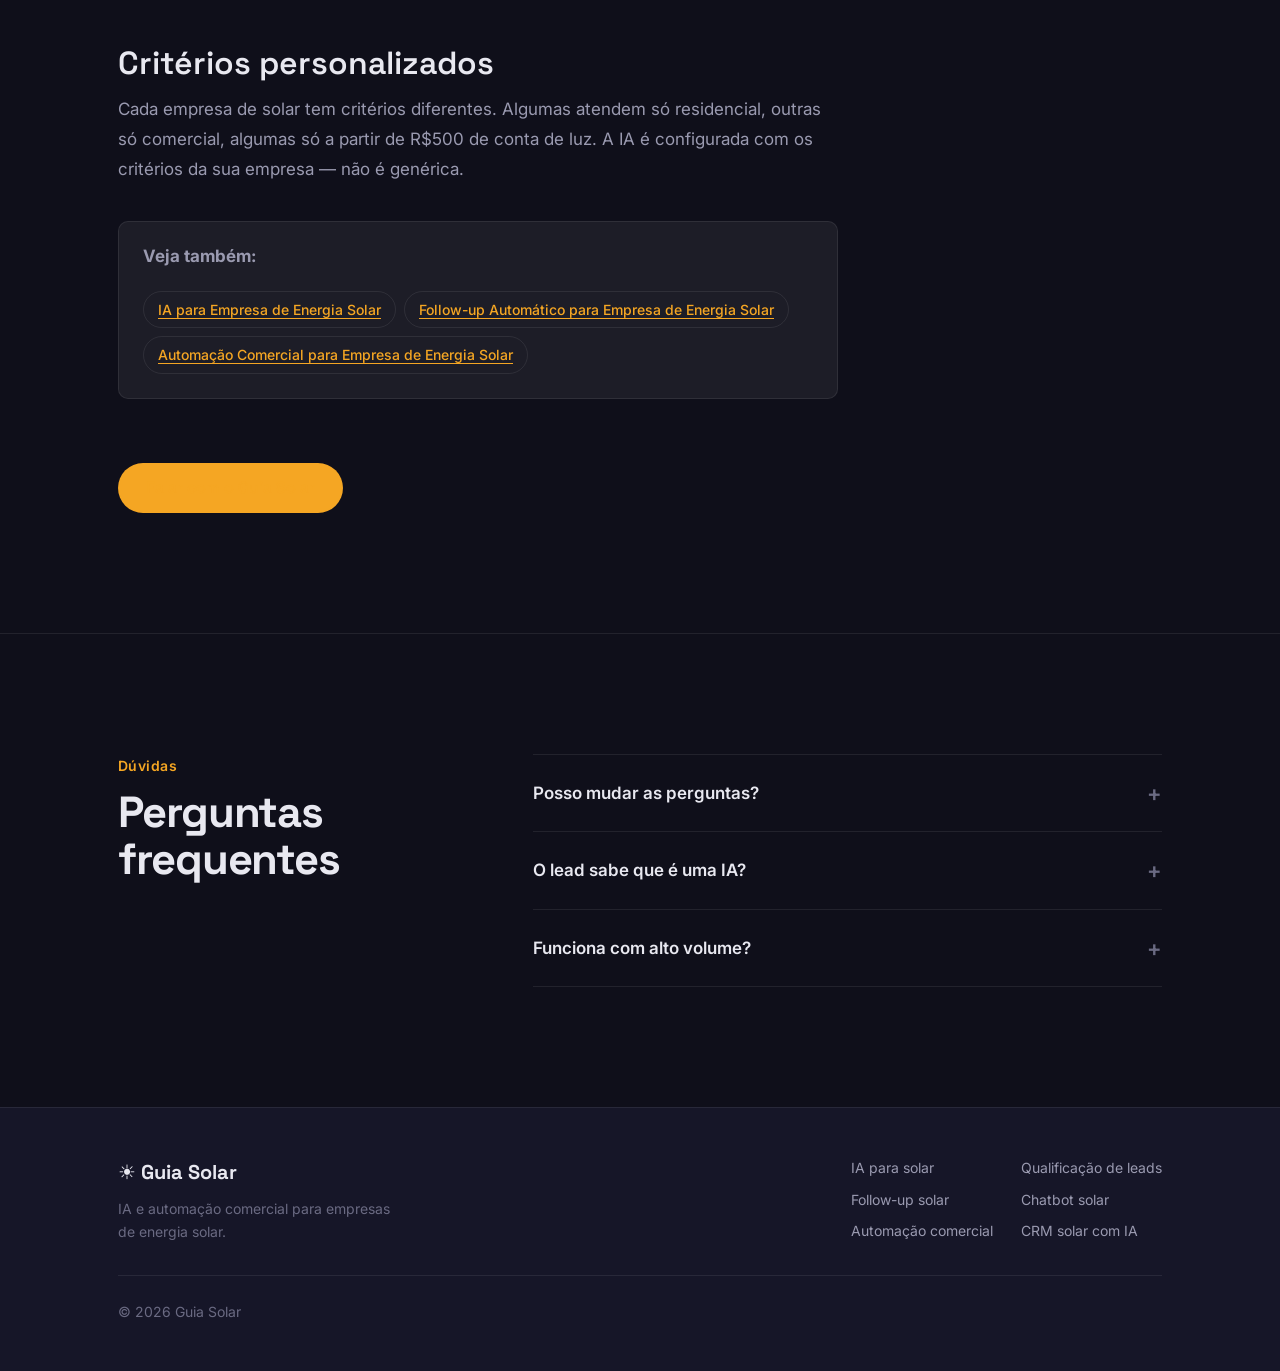
<file: qualificacao-leads-energia-solar.html>
<!doctype html>
<html lang="pt-BR">
<head>
<meta charset="utf-8"><meta name="viewport" content="width=device-width,initial-scale=1">
<title>Qualificação de Leads de Energia Solar com IA | Guia Solar</title>
<meta name="description" content="A IA pergunta conta de luz, tipo de telhado, cidade e interesse — e entrega o lead pronto para o vendedor de solar fechar.">
<meta name="robots" content="index,follow,max-image-preview:large">
<link rel="canonical" href="https://guiasolar.online/qualificacao-leads-energia-solar.html">
<meta property="og:locale" content="pt_BR"><meta property="og:type" content="article">
<meta property="og:title" content="Qualificação de Leads de Energia Solar com IA"><meta property="og:description" content="A IA pergunta conta de luz, tipo de telhado, cidade e interesse — e entrega o lead pronto para o vendedor de solar fechar.">
<meta property="og:url" content="https://guiasolar.online/qualificacao-leads-energia-solar.html"><meta property="og:site_name" content="Guia Solar">
<meta name="theme-color" content="#0F0F1A">
<link rel="preconnect" href="https://fonts.googleapis.com">
<link rel="preconnect" href="https://fonts.gstatic.com" crossorigin>
<link href="https://fonts.googleapis.com/css2?family=Space+Grotesk:wght@500;600;700&family=Inter:wght@400;500;600&display=swap" rel="stylesheet">
<link rel="stylesheet" href="style.css">
<script type="application/ld+json">{"@context":"https://schema.org","@type":"FAQPage","mainEntity":[{"@type":"Question","name":"Posso mudar as perguntas?","acceptedAnswer":{"@type":"Answer","text":"Sim. As perguntas são configuradas conforme a operação da empresa e podem ser ajustadas a qualquer momento."}},{"@type":"Question","name":"O lead sabe que é uma IA?","acceptedAnswer":{"@type":"Answer","text":"A conversa é natural, com o tom de voz da empresa. A maioria dos leads não percebe."}},{"@type":"Question","name":"Funciona com alto volume?","acceptedAnswer":{"@type":"Answer","text":"Sim. A IA atende vários leads ao mesmo tempo, sem fila de espera."}}]}</script>
</head>
<body>

<header class="hdr"><div class="w hdr__inner">
<a class="brand" href="/">☀️ Guia Solar</a>
<nav class="hnav">
<a href="/#solucoes">Soluções</a>
<a href="/#como">Como funciona</a>
<a href="/#faq">Dúvidas</a>
<a class="btn btn--cta btn--sm" href="https://wa.me/5531998853305?text=Ol%C3%A1%21%20Vi%20a%20p%C3%A1gina%20Qualifica%C3%A7%C3%A3o%20de%20Leads%20de%20Energia%20Solar%20com%20IA%20do%20Guia%20Solar%20e%20quero%20saber%20como%20funciona." target="_blank" rel="noopener">Falar com especialista</a>
</nav>
</div></header>

<main>
<section class="page-hero">
<div class="w">
<div class="breadcrumb"><a href="/">Início</a> › Qualificação de Leads de Energia Solar com IA</div>
<div class="page-hero__grid">
<div>
<p class="eyebrow">Guia Solar · Energia Solar</p>
<h1 class="t1">Qualificação de leads de <em>energia solar</em> com IA</h1>
<p class="page-hero__sub">A IA faz as perguntas que seu vendedor faria — conta de luz, telhado, cidade — e entrega o lead organizado.</p>
<a class="btn btn--cta" href="https://wa.me/5531998853305?text=Ol%C3%A1%21%20Vi%20a%20p%C3%A1gina%20Qualifica%C3%A7%C3%A3o%20de%20Leads%20de%20Energia%20Solar%20com%20IA%20do%20Guia%20Solar%20e%20quero%20saber%20como%20funciona." target="_blank" rel="noopener">Quero qualificar meus leads com IA</a>
</div>
<div class="page-hero__card">
<h3>O que a IA coleta automaticamente</h3>
<p>Valor da conta de luz, tipo de telhado, cidade, se é residencial ou comercial, e qualquer outro critério que você definir.</p>
<p class="small">Configuração personalizada · Testes e ajustes · Suporte</p>
</div>
</div>
</div>
</section>

<section class="sec">
<div class="w">
<article class="article">
<h2>O problema da qualificação manual</h2>
<p>O vendedor de energia solar recebe 20 leads por dia e precisa perguntar pra cada um: qual o valor da conta de luz? É casa ou empresa? Telhado de quê? Qual cidade? Tem interesse real ou só tá curioso? Esse trabalho repetitivo consome horas que deveriam ir para visita técnica e fechamento.</p>
<p>Pior: muitos leads ficam sem qualificação nenhuma. O vendedor responde "bom dia, tudo bem?" e espera o lead conduzir a conversa. Sem perguntas estruturadas, fica impossível priorizar quem realmente vai comprar.</p>

<h2>Como a IA qualifica leads de solar</h2>
<p>A IA faz as perguntas certas, na ordem certa, pra cada lead que chega no WhatsApp. Para energia solar, as perguntas mais comuns são: valor da conta de luz (pra estimar economia), tipo de telhado (cerâmica, metálico, laje, fibrocimento), se é residencial, comercial ou rural, a cidade (pra saber se a empresa atende), e se o telhado é próprio ou alugado.</p>
<p>Com essas respostas, a IA monta um resumo e encaminha para o vendedor. O vendedor já sabe se o lead tem perfil, qual o consumo e o que precisa. Entra na conversa preparado.</p>

<h2>O impacto na conversão</h2>
<p>Quando o vendedor recebe leads já qualificados, ele gasta menos tempo com curiosos e mais tempo com compradores reais. A <a href="/ia-empresa-energia-solar.html">IA de atendimento</a> garante que nenhum lead fica sem qualificação, mesmo os que chegam fora do horário ou em volume alto.</p>
<p>O <a href="/follow-up-energia-solar.html">follow-up automático</a> complementa: leads que responderam parte das perguntas e sumiram são retomados até completar a qualificação.</p>

<h2>Critérios personalizados</h2>
<p>Cada empresa de solar tem critérios diferentes. Algumas atendem só residencial, outras só comercial, algumas só a partir de R$500 de conta de luz. A IA é configurada com os critérios da sua empresa — não é genérica.</p>
<div class="related"><p><strong>Veja também:</strong></p><a href="/ia-empresa-energia-solar.html">IA para Empresa de Energia Solar</a><a href="/follow-up-energia-solar.html">Follow-up Automático para Empresa de Energia Solar</a><a href="/automacao-comercial-energia-solar.html">Automação Comercial para Empresa de Energia Solar</a></div>
<a class="btn btn--cta" href="https://wa.me/5531998853305?text=Ol%C3%A1%21%20Vi%20a%20p%C3%A1gina%20Qualifica%C3%A7%C3%A3o%20de%20Leads%20de%20Energia%20Solar%20com%20IA%20do%20Guia%20Solar%20e%20quero%20saber%20como%20funciona." target="_blank" rel="noopener">Falar com o Guia Solar</a>
</article>
</div>
</section>

<section class="sec faq-sec" id="faq">
<div class="w faq-grid">
<div class="faq-side"><p class="eyebrow">Dúvidas</p><h2 class="t2">Perguntas frequentes</h2></div>
<div class="faq-list"><details><summary>Posso mudar as perguntas?</summary><p>Sim. As perguntas são configuradas conforme a operação da empresa e podem ser ajustadas a qualquer momento.</p></details>
<details><summary>O lead sabe que é uma IA?</summary><p>A conversa é natural, com o tom de voz da empresa. A maioria dos leads não percebe.</p></details>
<details><summary>Funciona com alto volume?</summary><p>Sim. A IA atende vários leads ao mesmo tempo, sem fila de espera.</p></details>
</div>
</div>
</section>
</main>

<footer class="ft"><div class="w ft__inner">
<div class="ft__brand"><span class="brand brand--light">☀️ Guia Solar</span><p>IA e automação comercial para empresas de energia solar.</p></div>
<nav class="ft__links"><a href="/ia-empresa-energia-solar.html">IA para solar</a><a href="/qualificacao-leads-energia-solar.html">Qualificação de leads</a><a href="/follow-up-energia-solar.html">Follow-up solar</a><a href="/chatbot-empresa-energia-solar.html">Chatbot solar</a><a href="/automacao-comercial-energia-solar.html">Automação comercial</a><a href="/crm-energia-solar-com-ia.html">CRM solar com IA</a></nav>
<p class="ft__copy">© 2026 Guia Solar</p>
</div></footer>

</body>
</html>
</file>
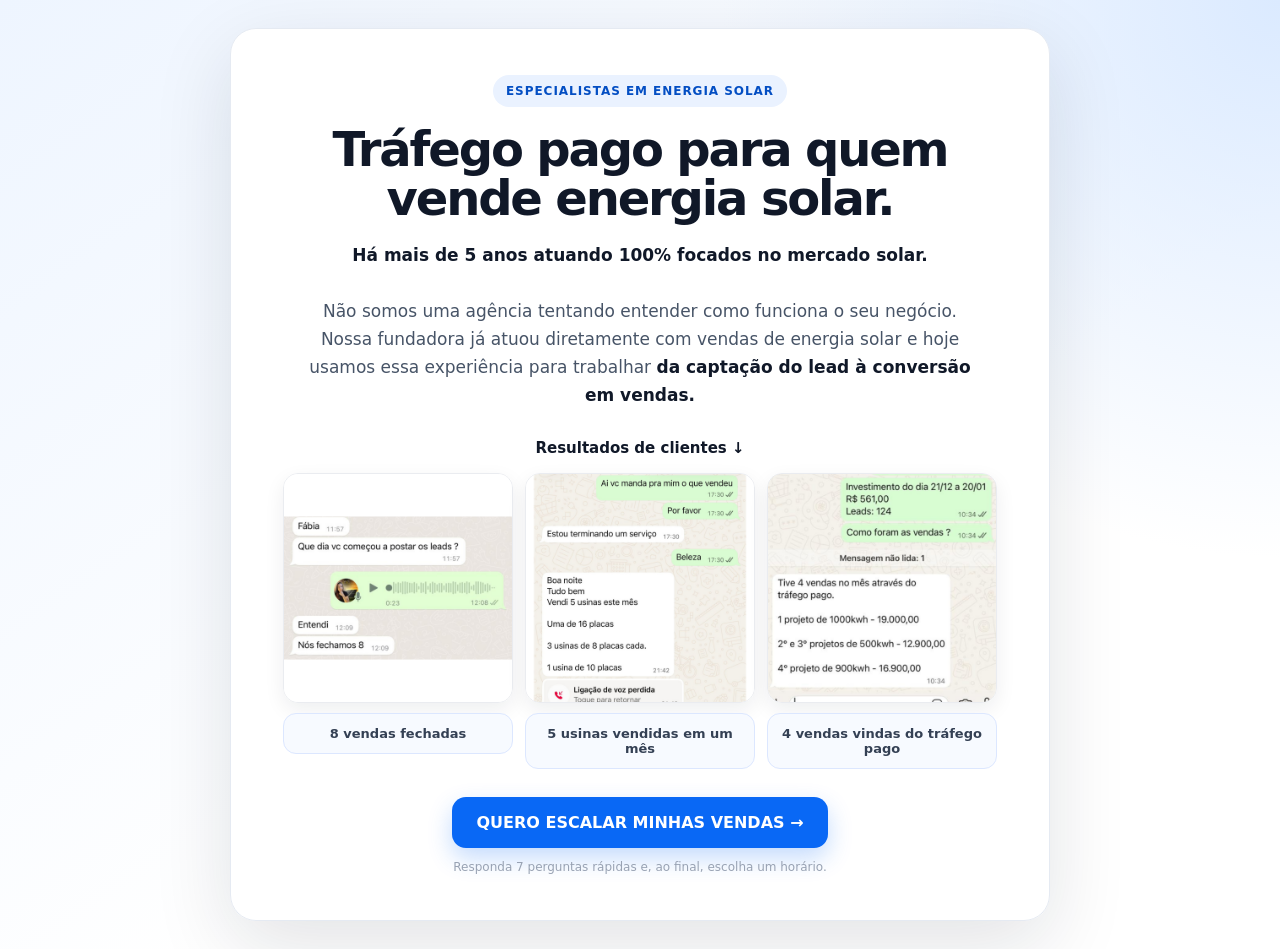
<file: trafegosolar.html>
<!doctype html>
<html lang="pt-BR">
<head>
<meta charset="utf-8">
<meta name="viewport" content="width=device-width,initial-scale=1">

<title>Aplicação | Tráfego Pago para Energia Solar</title>
<meta name="description" content="Aplicação para empresas de energia solar interessadas em tráfego pago.">

<!-- META PIXEL -->
<script>
!function(f,b,e,v,n,t,s){
if(f.fbq)return;
n=f.fbq=function(){n.callMethod?
n.callMethod.apply(n,arguments):n.queue.push(arguments)};
if(!f._fbq)f._fbq=n;
n.push=n;
n.loaded=!0;
n.version='2.0';
n.queue=[];
t=b.createElement(e);
t.async=!0;
t.src=v;
s=b.getElementsByTagName(e)[0];
s.parentNode.insertBefore(t,s)
}(window,document,'script','https://connect.facebook.net/en_US/fbevents.js');

fbq('init','1113111114468868');
fbq('track','PageView');
</script>

<noscript>
<img height="1" width="1" style="display:none"
src="https://www.facebook.com/tr?id=1113111114468868&ev=PageView&noscript=1">
</noscript>

<style>

:root{
--blue:#0968f5;
--blue2:#034ec3;
--ink:#101828;
--muted:#667085;
--line:#e4e7ec;
--white:#fff;
--bg:#f4f8ff;
--green:#12b76a;
}

*{
box-sizing:border-box;
}

body{
margin:0;
font-family:Inter,ui-sans-serif,system-ui,-apple-system,"Segoe UI",sans-serif;
background:
radial-gradient(circle at top right,#dbeaff 0,transparent 35%),
linear-gradient(145deg,#eef5ff,#fff 60%);
color:var(--ink);
min-height:100vh;
}

button,input{
font:inherit;
}

.shell{
min-height:100vh;
display:grid;
place-items:center;
padding:28px 16px;
}

.card{
width:min(820px,100%);
background:rgba(255,255,255,.98);
border:1px solid #e5eaf2;
border-radius:26px;
box-shadow:0 24px 80px rgba(16,24,40,.12);
overflow:hidden;
}

.content{
padding:46px 52px;
}

.intro{
text-align:center;
}

.pill{
display:inline-block;
background:#eaf2ff;
color:var(--blue2);
font-size:12px;
font-weight:900;
letter-spacing:.08em;
text-transform:uppercase;
border-radius:999px;
padding:9px 13px;
margin-bottom:18px;
}

.intro h1,
h1{
font-size:clamp(30px,4.7vw,48px);
line-height:1.03;
letter-spacing:-.045em;
margin:0 0 17px;
}

.intro .lead{
max-width:680px;
margin:0 auto;
color:#475467;
font-size:17px;
line-height:1.65;
}

.intro .lead strong{
color:#101828;
}


/* RESULTADOS */

.resultados-section{
margin-top:30px;
}

.resultados-section h3{
font-size:15px;
font-weight:900;
margin:0 0 16px;
text-align:center;
}

.resultados-carousel{
display:flex;
gap:12px;
}

.resultado-slide{
flex:1;
min-width:0;
}

.resultado-slide img{
display:block;
width:100%;
aspect-ratio:1/1;
object-fit:cover;
border-radius:15px;
border:1px solid #eaecf0;
box-shadow:0 7px 20px rgba(16,24,40,.07);
}

.resultado-titulo{
margin-top:10px;
background:#f7faff;
border:1px solid #dce7ff;
border-radius:13px;
padding:12px 8px;
font-size:13px;
font-weight:850;
color:#344054;
text-align:center;
}

.carousel-dots{
display:none;
}

.carousel-dica{
display:none;
}


/* BOTÕES */

.start{
border:0;
border-radius:14px;
background:var(--blue);
color:#fff;
padding:16px 24px;
font-weight:900;
font-size:16px;
cursor:pointer;
box-shadow:0 10px 24px rgba(9,104,245,.24);
margin-top:28px;
}

.start:hover,
.btn-next:hover{
background:var(--blue2);
}

.micro{
font-size:12px;
color:#98a2b3;
margin-top:12px;
}


/* PROGRESSO */

.top{
padding:22px 28px 0;
}

.progress-meta{
display:flex;
justify-content:space-between;
color:var(--muted);
font-size:13px;
font-weight:800;
}

.track{
height:7px;
background:#edf0f5;
border-radius:999px;
margin-top:10px;
overflow:hidden;
}

.bar{
height:100%;
background:linear-gradient(90deg,var(--blue),#43a4ff);
transition:.25s;
}


/* FORMULÁRIO */

.eyebrow{
color:var(--blue);
font-size:13px;
font-weight:900;
text-transform:uppercase;
letter-spacing:.08em;
margin-bottom:12px;
}

.sub{
color:var(--muted);
font-size:16px;
line-height:1.55;
margin:0 0 26px;
}

.input{
width:100%;
border:1.5px solid #d9dee8;
border-radius:14px;
padding:16px 17px;
outline:none;
}

.input:focus{
border-color:var(--blue);
box-shadow:0 0 0 4px rgba(9,104,245,.1);
}

.options{
display:grid;
gap:11px;
}

.option{
border:1.5px solid #dce1ea;
background:#fff;
border-radius:15px;
padding:16px 17px;
text-align:left;
cursor:pointer;
font-weight:750;
color:#344054;
}

.option:hover{
border-color:#8fb7ff;
background:#f7faff;
}

.option.selected{
border-color:var(--blue);
background:#eef5ff;
color:#0b4fd1;
box-shadow:0 0 0 3px rgba(13,99,255,.08);
}

.actions{
display:flex;
gap:12px;
margin-top:30px;
}

.btn{
border:0;
border-radius:13px;
padding:14px 19px;
font-weight:850;
cursor:pointer;
}

.btn-back{
background:#f2f4f7;
color:#475467;
}

.btn-next{
margin-left:auto;
background:var(--blue);
color:white;
min-width:150px;
}

.error{
display:none;
color:#b42318;
background:#fef3f2;
border:1px solid #fecdca;
border-radius:12px;
padding:11px 13px;
margin-top:15px;
font-size:14px;
}

.done{
display:none;
}

.badge{
display:inline-flex;
background:#ecfdf3;
color:#027a48;
border-radius:999px;
padding:8px 12px;
font-weight:850;
font-size:13px;
}

.calendar{
margin-top:22px;
min-height:620px;
}

.hidden{
display:none!important;
}


/* CELULAR */

@media(max-width:680px){

.shell{
padding:12px 10px;
}

.card{
border-radius:20px;
}

.content{
padding:30px 20px;
}

.intro .lead{
font-size:15px;
}

.resultados-section{
margin-top:26px;
overflow:hidden;
}

.resultados-section h3{
font-size:15px;
margin-bottom:14px;
}

.resultados-carousel{
display:flex;
gap:12px;
overflow-x:auto;
scroll-snap-type:x mandatory;
scroll-behavior:smooth;
-webkit-overflow-scrolling:touch;
scrollbar-width:none;
padding:2px 0 5px;
}

.resultados-carousel::-webkit-scrollbar{
display:none;
}

.resultado-slide{
flex:0 0 100%;
width:100%;
scroll-snap-align:start;
scroll-snap-stop:always;
}

.resultado-slide img{
width:100%;
height:auto;
aspect-ratio:1/1;
object-fit:contain;
background:#fff;
border-radius:14px;
}

.resultado-titulo{
margin-top:10px;
padding:14px 10px;
font-size:14px;
border-radius:13px;
}

.carousel-dots{
display:flex;
justify-content:center;
gap:7px;
margin-top:12px;
}

.carousel-dot{
width:7px;
height:7px;
border-radius:50%;
background:#d0d5dd;
transition:.2s;
}

.carousel-dot.active{
background:var(--blue);
width:20px;
border-radius:10px;
}

.carousel-dica{
display:block;
text-align:center;
font-size:11px;
color:#98a2b3;
margin-top:7px;
}

.top{
padding:18px 20px 0;
}

}

@media(min-width:681px){

.resultados-carousel{
overflow:visible;
}

}

</style>
</head>

<body>

<div class="shell">

<main class="card">

<div class="top hidden" id="progressWrap">

<div class="progress-meta">
<span id="stepLabel"></span>
<span id="percent"></span>
</div>

<div class="track">
<div class="bar" id="bar"></div>
</div>

</div>


<section class="content">


<!-- INTRODUÇÃO -->

<div class="intro" id="intro">

<span class="pill">
Especialistas em Energia Solar
</span>

<h1>
Tráfego pago para quem vende energia solar.
</h1>

<p class="lead">

<strong>
Há mais de 5 anos atuando 100% focados no mercado solar.
</strong>

<br><br>

Não somos uma agência tentando entender como funciona o seu negócio.

Nossa fundadora já atuou diretamente com vendas de energia solar e hoje usamos essa experiência para trabalhar

<strong>
da captação do lead à conversão em vendas.
</strong>

</p>


<div class="resultados-section">

<h3>
Resultados de clientes ↓
</h3>


<div class="resultados-carousel" id="resultadosCarousel">

<div class="resultado-slide">

<img
src="1.png"
alt="Cliente com 8 vendas fechadas">

<div class="resultado-titulo">
8 vendas fechadas
</div>

</div>


<div class="resultado-slide">

<img
src="2.png"
alt="Cliente com 5 usinas vendidas">

<div class="resultado-titulo">
5 usinas vendidas em um mês
</div>

</div>


<div class="resultado-slide">

<img
src="3.png"
alt="Cliente com 4 vendas vindas do tráfego pago">

<div class="resultado-titulo">
4 vendas vindas do tráfego pago
</div>

</div>

</div>


<div class="carousel-dots">

<span class="carousel-dot active"></span>
<span class="carousel-dot"></span>
<span class="carousel-dot"></span>

</div>

<div class="carousel-dica">
Deslize para ver mais →
</div>

</div>


<button
class="start"
id="start"
type="button">

QUERO ESCALAR MINHAS VENDAS →

</button>


<div class="micro">
Responda 7 perguntas rápidas e, ao final, escolha um horário.
</div>

</div>


<!-- FORMULÁRIO -->

<form
id="leadForm"
class="hidden"
novalidate>

<div id="question"></div>

<div
class="error"
id="error">

Preencha esta etapa para continuar.

</div>


<div class="actions">

<button
class="btn btn-back hidden"
type="button"
id="back">

Voltar

</button>


<button
class="btn btn-next"
type="button"
id="next">

Continuar →

</button>

</div>

</form>


<!-- AGENDA -->

<div
class="done"
id="done">

<span class="badge">
✓ 98% concluído
</span>

<h1 style="margin-top:18px">
Agora agende um horário
</h1>

<p class="sub">

Escolha abaixo o melhor dia e horário para conversarmos sobre a sua operação de energia solar.

</p>

<div class="calendar">

<div
style="width:100%;height:100%;overflow:scroll"
id="my-cal-inline-reuniao">
</div>

</div>

</div>


</section>
</main>
</div>


<script>


/* PERGUNTAS */

const questions=[

{
key:'nome',
title:'Qual seu nome e sobrenome?',
type:'text',
placeholder:'Digite seu nome completo',
input:'text'
},

{
key:'whatsapp',
title:'Qual seu número de WhatsApp?',
type:'text',
placeholder:'(00) 00000-0000',
input:'tel'
},

{
key:'instagram',
title:'Qual o @ da sua empresa?',
type:'text',
placeholder:'@suaempresa',
input:'text'
},

{
key:'email',
title:'Qual é o seu e-mail?',
type:'text',
placeholder:'voce@empresa.com.br',
input:'email'
},

{
key:'experiencia',
title:'Já investiu em tráfego pago antes?',
type:'options',
options:[
'Sim, eu mesmo faço',
'Sim, contratei uma pessoa/time',
'Nunca investi'
]
},

{
key:'faturamento',
title:'Qual o faturamento mensal do seu negócio?',
desc:'O faturamento não influencia na nossa precificação.',
type:'options',
options:[
'Menos de R$15.000',
'De R$15 mil a R$30 mil',
'De R$30 mil a R$50 mil',
'De R$50 mil a R$100 mil',
'Acima de R$100 mil'
]
},

{
key:'investimento',
title:'Está disposto a investir pelo menos R$1.500/mês em anúncios?',
desc:'Isso equivale a partir de R$50/dia em mídia, desconsiderando o valor da nossa mão de obra.',
type:'options',
options:[
'Sim, consigo investir a partir de R$50/dia',
'Ainda não neste momento'
]
}

];


/* WEBHOOK */

const WEBHOOK=
'https://n8n-n8n.wvkny4.easypanel.host/webhook/funil-agencia-solar';


const params=
new URLSearchParams(window.location.search);

let step=0;
let data={};

const q=document.querySelector('#question');
const next=document.querySelector('#next');
const back=document.querySelector('#back');
const err=document.querySelector('#error');


/* PIXEL */

function pixelCustom(name,params={}){

if(typeof fbq==='function'){
fbq('trackCustom',name,params);
}

}

function pixelStandard(name,params={}){

if(typeof fbq==='function'){
fbq('track',name,params);
}

}

pixelStandard(
'ViewContent',
{
content_name:'Funil Agência Solar'
}
);


/* SALVAMENTO PROGRESSIVO */

async function enviarLead(status='em_preenchimento'){

// Não envia enquanto não tivermos nome + WhatsApp
if(!data.nome || !data.whatsapp){
return null;
}

const payload={

nome:data.nome,
whatsapp:data.whatsapp,

utm_source:params.get('utm_source')||'',
utm_medium:params.get('utm_medium')||'',
utm_campaign:params.get('utm_campaign')||'',
utm_content:params.get('utm_content')||'',
utm_term:params.get('utm_term')||''

};

/*
Só adiciona ao payload os campos que
a pessoa realmente já respondeu.
*/

if(data.instagram){
payload.instagram=data.instagram;
}

if(data.email){
payload.email=data.email;
}

if(data.experiencia){
payload.experiencia_trafego=data.experiencia;
}

if(data.faturamento){
payload.faturamento=data.faturamento;
}

if(data.investimento){
payload.investimento=data.investimento;
}


const response=
await fetch(
WEBHOOK,
{
method:'POST',

headers:{
'Content-Type':'application/json'
},

body:
JSON.stringify(payload)

}
);


if(!response.ok){

throw new Error(
'Falha ao salvar lead'
);

}

return payload;

}


/* INICIAR FUNIL */

document
.querySelector('#start')
.onclick=()=>{

document
.querySelector('#intro')
.classList.add('hidden');

document
.querySelector('#leadForm')
.classList.remove('hidden');

document
.querySelector('#progressWrap')
.classList.remove('hidden');

pixelCustom(
'FunilIniciado'
);

render();

};


/* RENDER */

function render(){

const x=questions[step];

err.style.display='none';

document
.querySelector('#stepLabel')
.textContent=
`Etapa ${step+1} de ${questions.length}`;


const pct=
Math.round(
(step+1)/
questions.length*
100
);


document
.querySelector('#percent')
.textContent=
pct+'%';


document
.querySelector('#bar')
.style.width=
pct+'%';


back
.classList
.toggle(
'hidden',
step===0
);


next.textContent=
step===questions.length-1
?
'VER AGENDA →'
:
'Continuar →';


let html=

`<div class="eyebrow">
Aplicação
</div>

<h1>
${x.title}
</h1>

${
x.desc
?
`<p class="sub">${x.desc}</p>`
:
'<p class="sub">Preencha para avançar.</p>'
}`;


if(x.type==='text'){

html+=

`<input
autofocus
class="input"
id="answer"
type="${x.input}"
placeholder="${x.placeholder}"
value="${data[x.key]||''}"
>`;

}

else{

html+=

`<div class="options">

${

x.options
.map(
o=>

`<button
type="button"
class="option ${
data[x.key]===o
?
'selected'
:
''
}"
data-value="${o}">

${o}

</button>`

)
.join('')

}

</div>`;

}


q.innerHTML=html;


q
.querySelectorAll('.option')
.forEach(

b=>

b.onclick=()=>{

data[x.key]=b.dataset.value;


q
.querySelectorAll('.option')
.forEach(

z=>
z.classList.remove(
'selected'
)

);


b
.classList
.add(
'selected'
);

}

);


const inp=
document.querySelector('#answer');


if(inp){

inp.onkeydown=e=>{

if(e.key==='Enter'){

e.preventDefault();

advance();

}

};

}

}


/* SALVAR RESPOSTA */

function save(){

const x=questions[step];


if(x.type==='text'){

const v=
document
.querySelector('#answer')
.value
.trim();


if(!v)
return false;


if(
x.input==='email'
&&
!/^\S+@\S+\.\S+$/.test(v)
)
return false;


data[x.key]=v;

}


return !!data[x.key];

}


/* AVANÇAR */

async function advance(){

if(!save()){

err.style.display='block';

return;

}


pixelCustom(
'EtapaFunil',
{
etapa:step+1,
pergunta:questions[step].key
}
);


const ultimaPergunta=
step===questions.length-1;


/*
A PARTIR DO WHATSAPP:

Nome = pergunta 1
WhatsApp = pergunta 2

Assim que os dois existem,
o lead já começa a ser salvo.
*/

if(data.nome && data.whatsapp){

try{

await enviarLead(
ultimaPergunta
?
'formulario_concluido'
:
'em_preenchimento'
);

}

catch(e){

console.error(
'Erro no salvamento progressivo:',
e
);

/*
Se der erro no meio do formulário,
não impedimos a pessoa de continuar.

Se for a última etapa, aí mostramos erro.
*/

if(ultimaPergunta){

err.textContent=
'Não conseguimos salvar seus dados. Tente novamente.';

err.style.display=
'block';

next.disabled=
false;

next.textContent=
'VER AGENDA →';

return;

}

}

}


/* AINDA NÃO TERMINOU */

if(!ultimaPergunta){

step++;

render();

return;

}


/* FORMULÁRIO CONCLUÍDO */

next.disabled=true;

next.textContent=
'SALVANDO...';


try{


const payload={

nome:data.nome||'',

whatsapp:data.whatsapp||'',

instagram:data.instagram||'',

email:data.email||'',

experiencia_trafego:
data.experiencia||'',

faturamento:
data.faturamento||'',

investimento:
data.investimento||'',

utm_source:
params.get('utm_source')||'',

utm_medium:
params.get('utm_medium')||'',

utm_campaign:
params.get('utm_campaign')||'',

utm_content:
params.get('utm_content')||'',

utm_term:
params.get('utm_term')||''

};


localStorage.setItem(

'aplicacao_trafego',

JSON.stringify({

...payload,

createdAt:
new Date().toISOString()

})

);


/* EVENTO DE LEAD SÓ NO FINAL */

pixelStandard(
'Lead'
);


pixelCustom(
'FormularioConcluido'
);


document
.querySelector('#leadForm')
.classList.add('hidden');


document
.querySelector('#progressWrap')
.classList.add('hidden');


document
.querySelector('#done')
.style.display=
'block';


pixelCustom(
'AgendaVisualizada'
);


window.scrollTo({
top:0,
behavior:'smooth'
});


}

catch(e){

console.error(e);


err.textContent=
'Não conseguimos salvar seus dados. Tente novamente.';


err.style.display=
'block';


next.disabled=
false;


next.textContent=
'VER AGENDA →';

}

}


next.onclick=
advance;


back.onclick=()=>{

if(step>0){

step--;

render();

}

};


/* CARROSSEL */

const resultadosCarousel=
document.querySelector(
'#resultadosCarousel'
);


const carouselDots=
document.querySelectorAll(
'.carousel-dot'
);


if(resultadosCarousel){

resultadosCarousel.addEventListener(
'scroll',
()=>{

const largura=
resultadosCarousel.clientWidth;


const index=
Math.round(
resultadosCarousel.scrollLeft/
largura
);


carouselDots.forEach(
(dot,i)=>{

dot.classList.toggle(
'active',
i===index
);

}
);

},
{
passive:true
}
);

}


/* CAL.COM */

(function(C,A,L){

let p=function(a,ar){
a.q.push(ar)
};

let d=C.document;

C.Cal=
C.Cal||
function(){

let cal=C.Cal;

let ar=arguments;

if(!cal.loaded){

cal.ns={};

cal.q=
cal.q||[];

d.head
.appendChild(
d.createElement("script")
)
.src=A;

cal.loaded=true;

}

if(ar[0]===L){

const api=function(){
p(api,arguments)
};

const namespace=
ar[1];

api.q=
api.q||[];

if(
typeof namespace===
"string"
){

cal.ns[namespace]=
cal.ns[namespace]||
api;

p(
cal.ns[namespace],
ar
);

p(
cal,
[
"initNamespace",
namespace
]
);

}

else{

p(cal,ar);

}

return;

}

p(cal,ar);

}

})
(
window,
"https://app.cal.com/embed/embed.js",
"init"
);


Cal(
"init",
"reuniao",
{
origin:
"https://cal.com"
}
);


Cal.ns.reuniao(
"inline",
{

elementOrSelector:
"#my-cal-inline-reuniao",

config:{
layout:"month_view"
},

calLink:
"fabiafialho/reuniao"

}
);


Cal.ns.reuniao(
"ui",
{
hideEventTypeDetails:false,
layout:"month_view"
}
);


/* REUNIÃO AGENDADA */

Cal.ns.reuniao(
"on",
{

action:
"bookingSuccessful",

callback:(e)=>{

pixelStandard(
'Schedule'
);

pixelCustom(
'ReuniaoAgendada'
);

localStorage.setItem(
'reuniao_agendada',
'1'
);

}

}
);


</script>

</body>
</html>
</file>
<file: style.css>
/* ==========================================================
   Guia Solar — style.css
   Visual: fundo escuro azul-noite, acento solar âmbar/laranja,
   cards com glassmorphism sutil. Tipografia: Space Grotesk.
   ========================================================== */
:root {
  --bg: #0F0F1A;
  --bg2: #161628;
  --bg3: #1E1E36;
  --card: rgba(255,255,255,.06);
  --card-border: rgba(255,255,255,.08);
  --card-hover: rgba(255,255,255,.10);
  --text: #E8E8F0;
  --text2: #9A9AB0;
  --text3: #6A6A82;
  --solar: #F5A623;
  --solar-dark: #D4891A;
  --solar-glow: rgba(245,166,35,.15);
  --green: #34D399;
  --red: #F87171;
  --white: #fff;
  --line: rgba(255,255,255,.08);

  --display: "Space Grotesk", system-ui, sans-serif;
  --body: "Inter", system-ui, -apple-system, sans-serif;
  --wrap: 1140px;
  --g: clamp(20px, 5vw, 48px);
  --r: 16px;
  --r-sm: 10px;
}
*, *::before, *::after { box-sizing: border-box; }
html { scroll-behavior: smooth; scroll-padding-top: 80px; }
body { margin: 0; font-family: var(--body); font-size: 17px; line-height: 1.65; color: var(--text); background: var(--bg); -webkit-font-smoothing: antialiased; }
img, svg { max-width: 100%; display: block; }
a { color: inherit; }
h1,h2,h3,h4,p,ul,ol,dl,dd,figure,blockquote { margin: 0; }
ul,ol { padding: 0; list-style: none; }
button,input,textarea { font: inherit; color: inherit; }
:focus-visible { outline: 2px solid var(--solar); outline-offset: 3px; border-radius: 4px; }

.w { width: 100%; max-width: var(--wrap); margin-inline: auto; padding-inline: var(--g); }
.sec { padding-block: clamp(72px, 10vw, 120px); }

/* ── Tipografia ── */
.t1 { font-family: var(--display); font-weight: 700; font-size: clamp(36px, 5vw, 64px); line-height: 1.02; letter-spacing: -0.03em; }
.t2 { font-family: var(--display); font-weight: 700; font-size: clamp(28px, 3.4vw, 44px); line-height: 1.08; letter-spacing: -0.025em; }
.t3 { font-family: var(--display); font-weight: 600; font-size: clamp(20px, 2vw, 26px); line-height: 1.2; letter-spacing: -0.015em; }
.eyebrow { font-size: 14px; font-weight: 600; color: var(--solar); letter-spacing: 0.03em; margin-bottom: 12px; }
.muted { color: var(--text2); }

/* ── Botões ── */
.btn { display: inline-flex; align-items: center; justify-content: center; gap: 8px; min-height: 50px; padding: 12px 28px; border: 0; border-radius: 999px; font-family: var(--display); font-weight: 600; font-size: 16px; text-decoration: none; cursor: pointer; transition: all .15s; }
.btn:active { transform: translateY(1px); }
.btn--cta { background: var(--solar); color: #1A1A2E; }
.btn--cta:hover { background: var(--solar-dark); }
.btn--lg { min-height: 56px; padding: 14px 36px; font-size: 17px; }
.btn--ghost { background: transparent; color: var(--text); border: 1.5px solid rgba(255,255,255,.2); }
.btn--ghost:hover { border-color: rgba(255,255,255,.5); }
.btn--sm { min-height: 42px; padding: 8px 20px; font-size: 14px; }

/* ── Header ── */
.hdr { position: sticky; top: 0; z-index: 50; background: rgba(15,15,26,.85); backdrop-filter: blur(12px); border-bottom: 1px solid var(--line); }
.hdr__inner { display: flex; align-items: center; gap: 32px; height: 68px; }
.brand { font-family: var(--display); font-weight: 700; font-size: 20px; text-decoration: none; display: flex; align-items: center; gap: 8px; }
.brand--light { color: var(--text); }
.hnav { display: flex; align-items: center; gap: 28px; margin-left: auto; }
.hnav a:not(.btn) { text-decoration: none; font-size: 15px; color: var(--text2); }
.hnav a:not(.btn):hover { color: var(--white); }

/* ── Hero (index) ── */
.hero { padding: clamp(64px, 10vw, 120px) 0 clamp(72px, 10vw, 140px); position: relative; overflow: hidden; }
.hero::before { content: ""; position: absolute; top: -200px; right: -200px; width: 600px; height: 600px; border-radius: 50%; background: var(--solar-glow); filter: blur(120px); pointer-events: none; }
.hero__grid { display: grid; grid-template-columns: 1.1fr .9fr; gap: clamp(40px, 6vw, 80px); align-items: center; }
.hero__badge { display: inline-flex; align-items: center; gap: 8px; padding: 6px 16px; border-radius: 999px; background: var(--card); border: 1px solid var(--card-border); font-size: 13px; color: var(--solar); font-weight: 500; margin-bottom: 28px; }
.hero__badge::before { content: ""; width: 6px; height: 6px; border-radius: 50%; background: var(--green); animation: blink 2s infinite; }
@keyframes blink { 50% { opacity: .3; } }
.hero .t1 { margin-bottom: 24px; }
.hero .t1 em { font-style: normal; color: var(--solar); }
.hero__sub { font-size: clamp(17px, 1.3vw, 19px); color: var(--text2); max-width: 48ch; margin-bottom: 36px; }
.hero__actions { display: flex; flex-wrap: wrap; gap: 12px; }
.hero__facts { display: flex; flex-wrap: wrap; gap: 8px 28px; margin-top: 36px; font-size: 14px; color: var(--text3); }
.hero__facts li { display: flex; align-items: center; gap: 8px; }
.hero__facts li::before { content: "✓"; color: var(--green); font-weight: 600; }

/* Hero visual — chat simulado */
.hero__visual { position: relative; }
.sim { background: var(--bg2); border: 1px solid var(--card-border); border-radius: var(--r); padding: 20px; display: grid; gap: 12px; }
.sim__top { display: flex; align-items: center; gap: 10px; padding-bottom: 14px; border-bottom: 1px solid var(--line); }
.sim__avatar { width: 36px; height: 36px; border-radius: 50%; background: var(--solar-glow); display: grid; place-items: center; font-size: 14px; font-weight: 600; color: var(--solar); flex: none; }
.sim__name { font-weight: 600; font-size: 15px; }
.sim__source { font-size: 12px; color: var(--text3); }
.sim__tag { margin-left: auto; font-size: 11px; font-weight: 600; padding: 4px 10px; border-radius: 999px; background: rgba(52,211,153,.15); color: var(--green); }
.msg { max-width: 85%; padding: 10px 14px; border-radius: 14px; font-size: 14px; line-height: 1.45; }
.msg--in { background: var(--card); align-self: start; border-top-left-radius: 4px; }
.msg--out { background: rgba(245,166,35,.12); color: var(--text); align-self: end; border-top-right-radius: 4px; margin-left: auto; }
.msg time { display: block; text-align: right; font-size: 11px; color: var(--text3); margin-top: 4px; }
.sim__result { display: flex; align-items: center; gap: 12px; padding: 14px 16px; background: rgba(52,211,153,.08); border: 1px solid rgba(52,211,153,.15); border-radius: var(--r-sm); margin-top: 4px; }
.sim__result-icon { width: 32px; height: 32px; border-radius: 50%; background: var(--green); display: grid; place-items: center; font-size: 16px; flex: none; }
.sim__result strong { font-size: 14px; }
.sim__result small { font-size: 12px; color: var(--text2); }

/* ── Band ── */
.band { border-top: 1px solid var(--line); border-bottom: 1px solid var(--line); }
.band__list { display: flex; justify-content: space-between; flex-wrap: wrap; gap: 12px 32px; padding-block: 20px; font-weight: 600; font-size: 14px; color: var(--text2); }
.band__list li { display: flex; align-items: center; gap: 10px; }
.band__list li::before { content: ""; width: 7px; height: 7px; border-radius: 50%; background: var(--solar); }

/* ── Problema ── */
.problem__grid { display: grid; grid-template-columns: 1fr 1fr; gap: clamp(40px, 6vw, 80px); align-items: start; }
.problem__head .t2 { margin-bottom: 20px; }
.pain-cards { display: grid; gap: 16px; }
.pain { display: flex; gap: 16px; padding: 20px; background: var(--card); border: 1px solid var(--card-border); border-radius: var(--r-sm); }
.pain__icon { width: 44px; height: 44px; border-radius: 12px; background: rgba(248,113,113,.1); display: grid; place-items: center; font-size: 20px; flex: none; }
.pain h3 { font-size: 16px; font-weight: 600; margin-bottom: 4px; }
.pain p { font-size: 15px; color: var(--text2); }

/* ── Features / Soluções ── */
.feat { display: grid; grid-template-columns: 1fr 1fr; gap: clamp(40px, 6vw, 80px); align-items: center; padding-block: clamp(48px, 6vw, 72px); border-top: 1px solid var(--line); }
.feat:nth-child(even) .feat__text { order: 2; }
.feat__text .t3 { margin-bottom: 14px; }
.feat__text > p { color: var(--text2); margin-bottom: 20px; max-width: 46ch; }
.checks { display: grid; gap: 10px; }
.checks li { display: flex; align-items: baseline; gap: 10px; font-size: 15px; }
.checks li::before { content: "✓"; color: var(--green); font-weight: 700; flex: none; }

.feat__card { background: var(--bg2); border: 1px solid var(--card-border); border-radius: var(--r); padding: 24px; }
.feat__card-title { display: flex; justify-content: space-between; align-items: center; font-size: 14px; font-weight: 600; margin-bottom: 16px; }
.feat__card-title span { color: var(--text3); font-weight: 400; }

/* Qual rows */
.qrow { display: grid; grid-template-columns: 24px 1fr; gap: 8px 12px; padding: 12px 0; border-top: 1px solid var(--line); }
.qrow::before { content: ""; width: 20px; height: 20px; border-radius: 50%; grid-row: span 2; }
.qrow.done::before { background: var(--green); }
.qrow.next::before { border: 2px dashed var(--solar); }
.qrow dt { font-size: 12px; color: var(--text3); }
.qrow dd { font-weight: 600; font-size: 14px; }
.progress-bar { height: 5px; border-radius: 99px; background: var(--card); margin-top: 12px; overflow: hidden; }
.progress-bar span { display: block; height: 100%; background: var(--green); border-radius: inherit; }

/* Cadência */
.cadence-row { display: grid; grid-template-columns: repeat(4,1fr); gap: 8px; }
.cadence-item { font-size: 12px; color: var(--text3); padding-top: 10px; border-top: 3px solid var(--line); }
.cadence-item b { display: block; font-size: 14px; color: var(--text); }
.cadence-item.done { border-color: var(--green); }
.cadence-item.win { border-color: var(--solar); color: var(--solar); }

/* Ticket */
.ticket-card { border-left: 4px solid var(--solar); }
.ticket-grid { display: grid; grid-template-columns: 1fr 1fr; gap: 12px 20px; }
.ticket-grid dt { font-size: 12px; color: var(--text3); }
.ticket-grid dd { font-weight: 600; font-size: 14px; }
.ticket-badge { display: inline-block; margin-top: 14px; padding: 6px 14px; border-radius: 999px; background: var(--solar); color: #1A1A2E; font-size: 13px; font-weight: 600; }

/* ── Comparativo ── */
.compare__grid { display: grid; grid-template-columns: 1fr 1fr; gap: 20px; margin-top: 48px; }
.lane { border-radius: var(--r); padding: clamp(24px, 3vw, 36px); }
.lane h3 { font-size: 15px; font-weight: 600; margin-bottom: 20px; }
.lane ol { display: grid; gap: 14px; }
.lane li { display: grid; grid-template-columns: 72px 1fr; gap: 12px; font-size: 16px; }
.lane time { font-family: var(--display); font-weight: 700; }
.lane__end { margin-top: 24px; padding-top: 18px; font-family: var(--display); font-weight: 700; font-size: 20px; }
.lane--old { background: var(--card); border: 1px solid var(--card-border); color: var(--text2); }
.lane--old .lane__end { border-top: 1px dashed var(--line); color: var(--red); text-decoration: line-through; text-decoration-thickness: 2px; }
.lane--new { background: linear-gradient(135deg, rgba(245,166,35,.08), rgba(52,211,153,.08)); border: 1px solid rgba(245,166,35,.15); }
.lane--new h3 { color: var(--solar); }
.lane--new time { color: var(--green); }
.lane--new .lane__end { border-top: 1px solid var(--line); color: var(--solar); }

/* ── Steps ── */
.steps-grid { display: grid; grid-template-columns: repeat(4, 1fr); gap: 20px; margin-top: 48px; counter-reset: stp; }
.stp { counter-increment: stp; padding: 24px; background: var(--card); border: 1px solid var(--card-border); border-radius: var(--r); }
.stp::before { content: counter(stp); display: grid; place-items: center; width: 40px; height: 40px; border-radius: 50%; background: var(--solar-glow); color: var(--solar); font-family: var(--display); font-weight: 700; font-size: 18px; margin-bottom: 18px; }
.stp h3 { font-family: var(--display); font-size: 18px; font-weight: 600; margin-bottom: 8px; }
.stp p { font-size: 15px; color: var(--text2); }

/* ── CTA ── */
.cta-sec { background: linear-gradient(135deg, var(--bg2), var(--bg)); border-top: 1px solid var(--line); border-bottom: 1px solid var(--line); }
.cta-inner { display: grid; justify-items: start; gap: 20px; }
.cta-inner .t1 { max-width: 18ch; }
.cta-inner > p { color: var(--text2); max-width: 50ch; }

/* ── FAQ ── */
.faq-sec { border-top: 1px solid var(--line); }
.faq-grid { display: grid; grid-template-columns: .7fr 1.3fr; gap: clamp(40px, 6vw, 80px); }
.faq-list details { border-bottom: 1px solid var(--line); }
.faq-list details:first-child { border-top: 1px solid var(--line); }
.faq-list summary { list-style: none; cursor: pointer; display: flex; justify-content: space-between; align-items: center; gap: 20px; padding: 20px 0; font-weight: 600; font-size: 17px; }
.faq-list summary::-webkit-details-marker { display: none; }
.faq-list summary::after { content: "+"; font-size: 22px; color: var(--text3); flex: none; transition: transform .2s; }
.faq-list details[open] summary::after { transform: rotate(45deg); }
.faq-list details p { padding: 0 0 20px; color: var(--text2); max-width: 56ch; }

/* ── Footer ── */
.ft { background: var(--bg2); border-top: 1px solid var(--line); padding-block: 48px; font-size: 14px; }
.ft__inner { display: grid; grid-template-columns: 1fr auto; gap: 32px 48px; }
.ft__brand p { color: var(--text3); margin-top: 8px; max-width: 32ch; }
.ft__links { display: grid; grid-template-columns: repeat(2, auto); gap: 8px 28px; }
.ft__links a { text-decoration: none; color: var(--text2); }
.ft__links a:hover { color: var(--white); }
.ft__copy { grid-column: 1 / -1; padding-top: 24px; border-top: 1px solid var(--line); color: var(--text3); }

/* ── Related ── */
.related { margin: 36px 0; padding: 20px 24px; background: var(--card); border: 1px solid var(--card-border); border-radius: var(--r-sm); }
.related p { font-size: 15px; margin-bottom: 10px; }
.related a { display: inline-block; margin: 4px 8px 4px 0; padding: 6px 14px; border-radius: 999px; font-size: 14px; font-weight: 500; text-decoration: none; border: 1px solid var(--card-border); }
.related a:hover { border-color: var(--solar); background: var(--solar-glow); }

/* ── Page hero (SEO pages) ── */
.page-hero { padding: clamp(48px, 7vw, 80px) 0; position: relative; }
.page-hero::before { content: ""; position: absolute; top: -100px; right: -100px; width: 400px; height: 400px; border-radius: 50%; background: var(--solar-glow); filter: blur(100px); pointer-events: none; }
.page-hero__grid { display: grid; grid-template-columns: 1.2fr .8fr; gap: clamp(32px, 5vw, 64px); align-items: center; }
.page-hero .t1 { font-size: clamp(32px, 4.4vw, 56px); margin-bottom: 18px; }
.page-hero .t1 em { font-style: normal; color: var(--solar); }
.page-hero__sub { font-size: 18px; color: var(--text2); max-width: 46ch; margin-bottom: 28px; }
.page-hero__card { background: var(--bg2); border: 1px solid var(--card-border); border-radius: var(--r); padding: 28px; }
.page-hero__card h3 { font-family: var(--display); font-size: 18px; margin-bottom: 10px; }
.page-hero__card p { font-size: 15px; color: var(--text2); }
.page-hero__card .small { margin-top: 16px; padding-top: 14px; border-top: 1px solid var(--line); font-size: 13px; color: var(--solar); }
.breadcrumb { font-size: 14px; color: var(--text3); margin-bottom: 28px; }
.breadcrumb a { color: var(--text3); }
.breadcrumb a:hover { color: var(--text); }

/* ── Article content ── */
.article { max-width: 720px; }
.article h2 { font-family: var(--display); font-weight: 600; font-size: clamp(24px, 2.6vw, 32px); line-height: 1.15; margin: 48px 0 14px; }
.article > h2:first-child { margin-top: 0; }
.article p { color: var(--text2); font-size: 17px; line-height: 1.75; margin-bottom: 16px; }
.article a { color: var(--solar); text-decoration: underline; text-underline-offset: 3px; }
.article a:hover { color: var(--solar-dark); }
.article ul { margin: 0 0 16px; display: grid; gap: 10px; }
.article li { position: relative; padding-left: 24px; font-size: 17px; color: var(--text2); }
.article li::before { content: "→"; position: absolute; left: 0; color: var(--solar); font-weight: 600; }
.article > .btn { margin-top: 28px; }
.notice { margin: 32px 0; padding: 22px 24px; background: var(--solar-glow); border-radius: var(--r-sm); border-left: 4px solid var(--solar); }
.notice p { margin: 0; color: var(--text); }

/* ── Responsivo ── */
@media (max-width: 980px) {
  .hnav a:not(.btn) { display: none; }
  .hero__grid, .problem__grid, .feat, .faq-grid, .page-hero__grid { grid-template-columns: 1fr; }
  .feat:nth-child(even) .feat__text { order: 0; }
  .steps-grid { grid-template-columns: 1fr 1fr; }
}
@media (max-width: 640px) {
  .hero__actions .btn { width: 100%; }
  .compare__grid, .steps-grid, .cadence-row { grid-template-columns: 1fr; }
  .ticket-grid { grid-template-columns: 1fr; }
  .ft__inner, .ft__links { grid-template-columns: 1fr; }
  .band__list { justify-content: flex-start; }
}
@media (prefers-reduced-motion: reduce) {
  *, *::before, *::after { animation: none !important; transition: none !important; }
}
</file>
